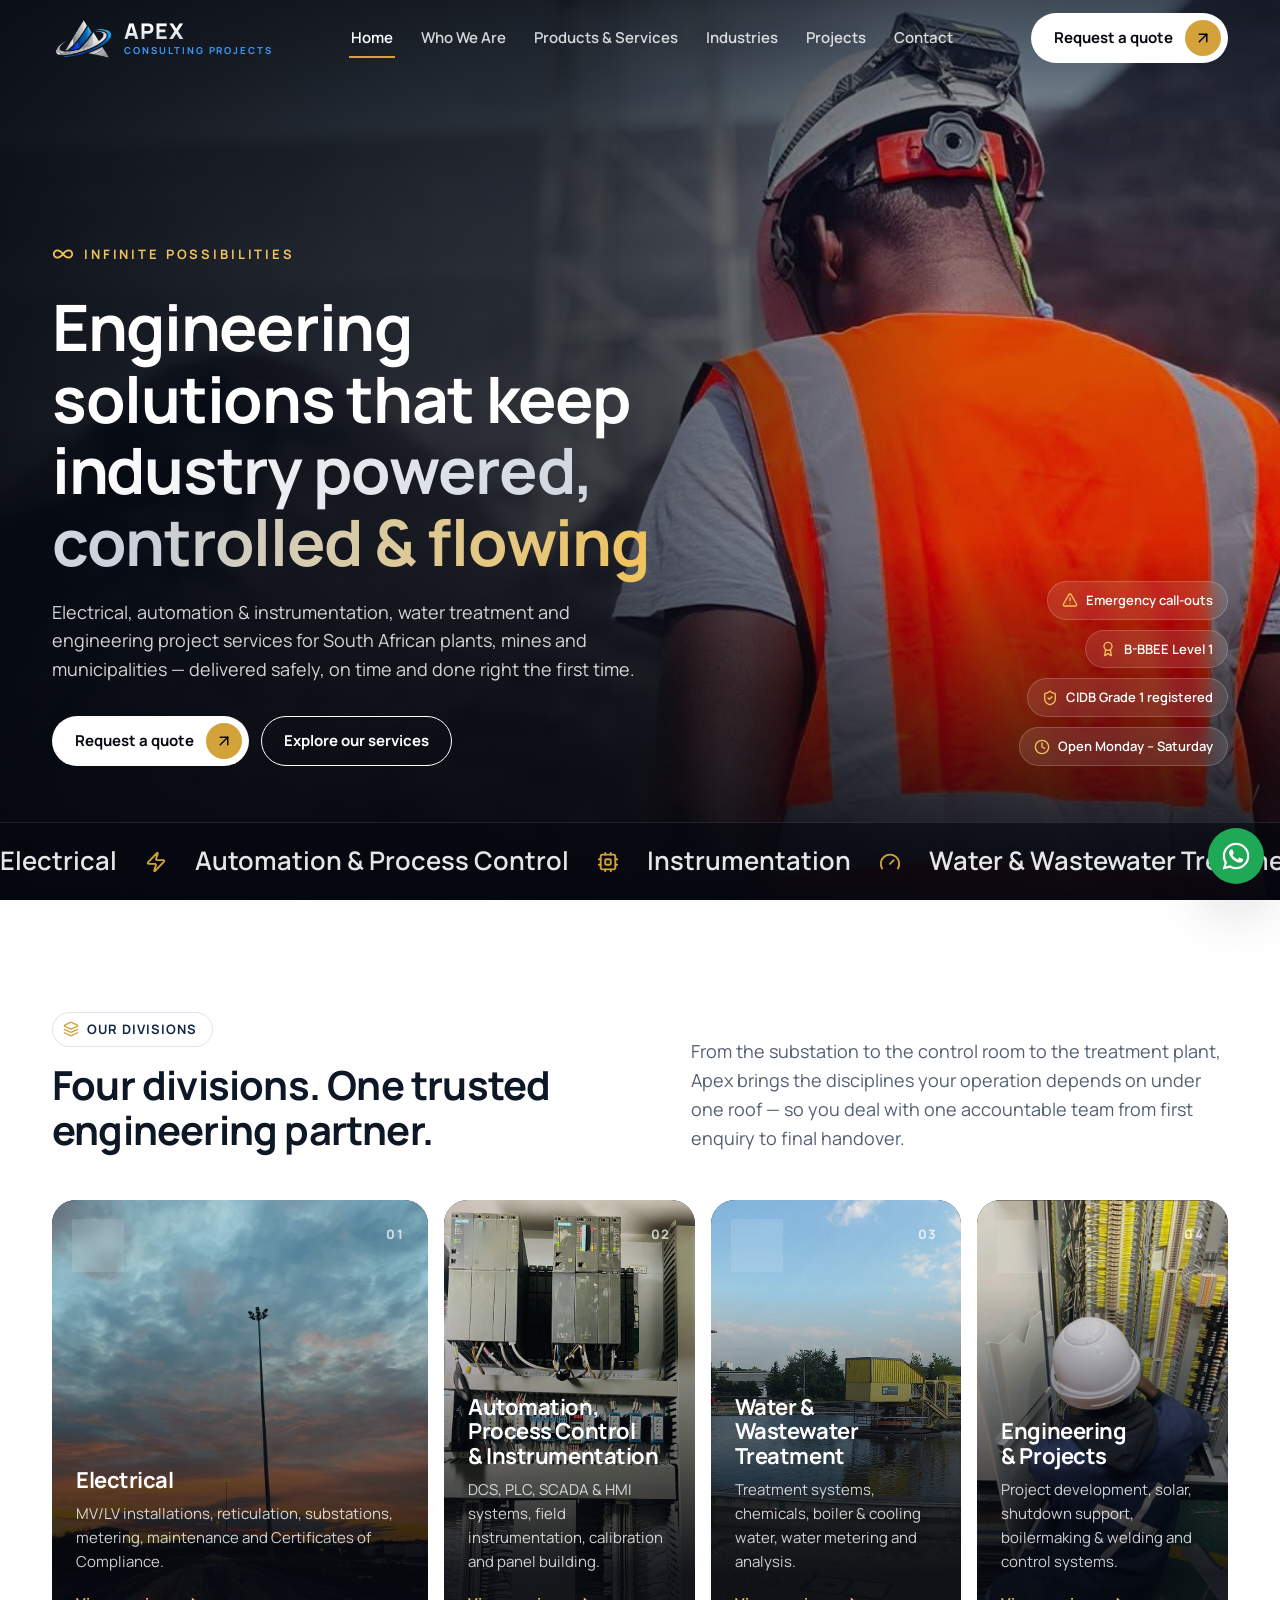
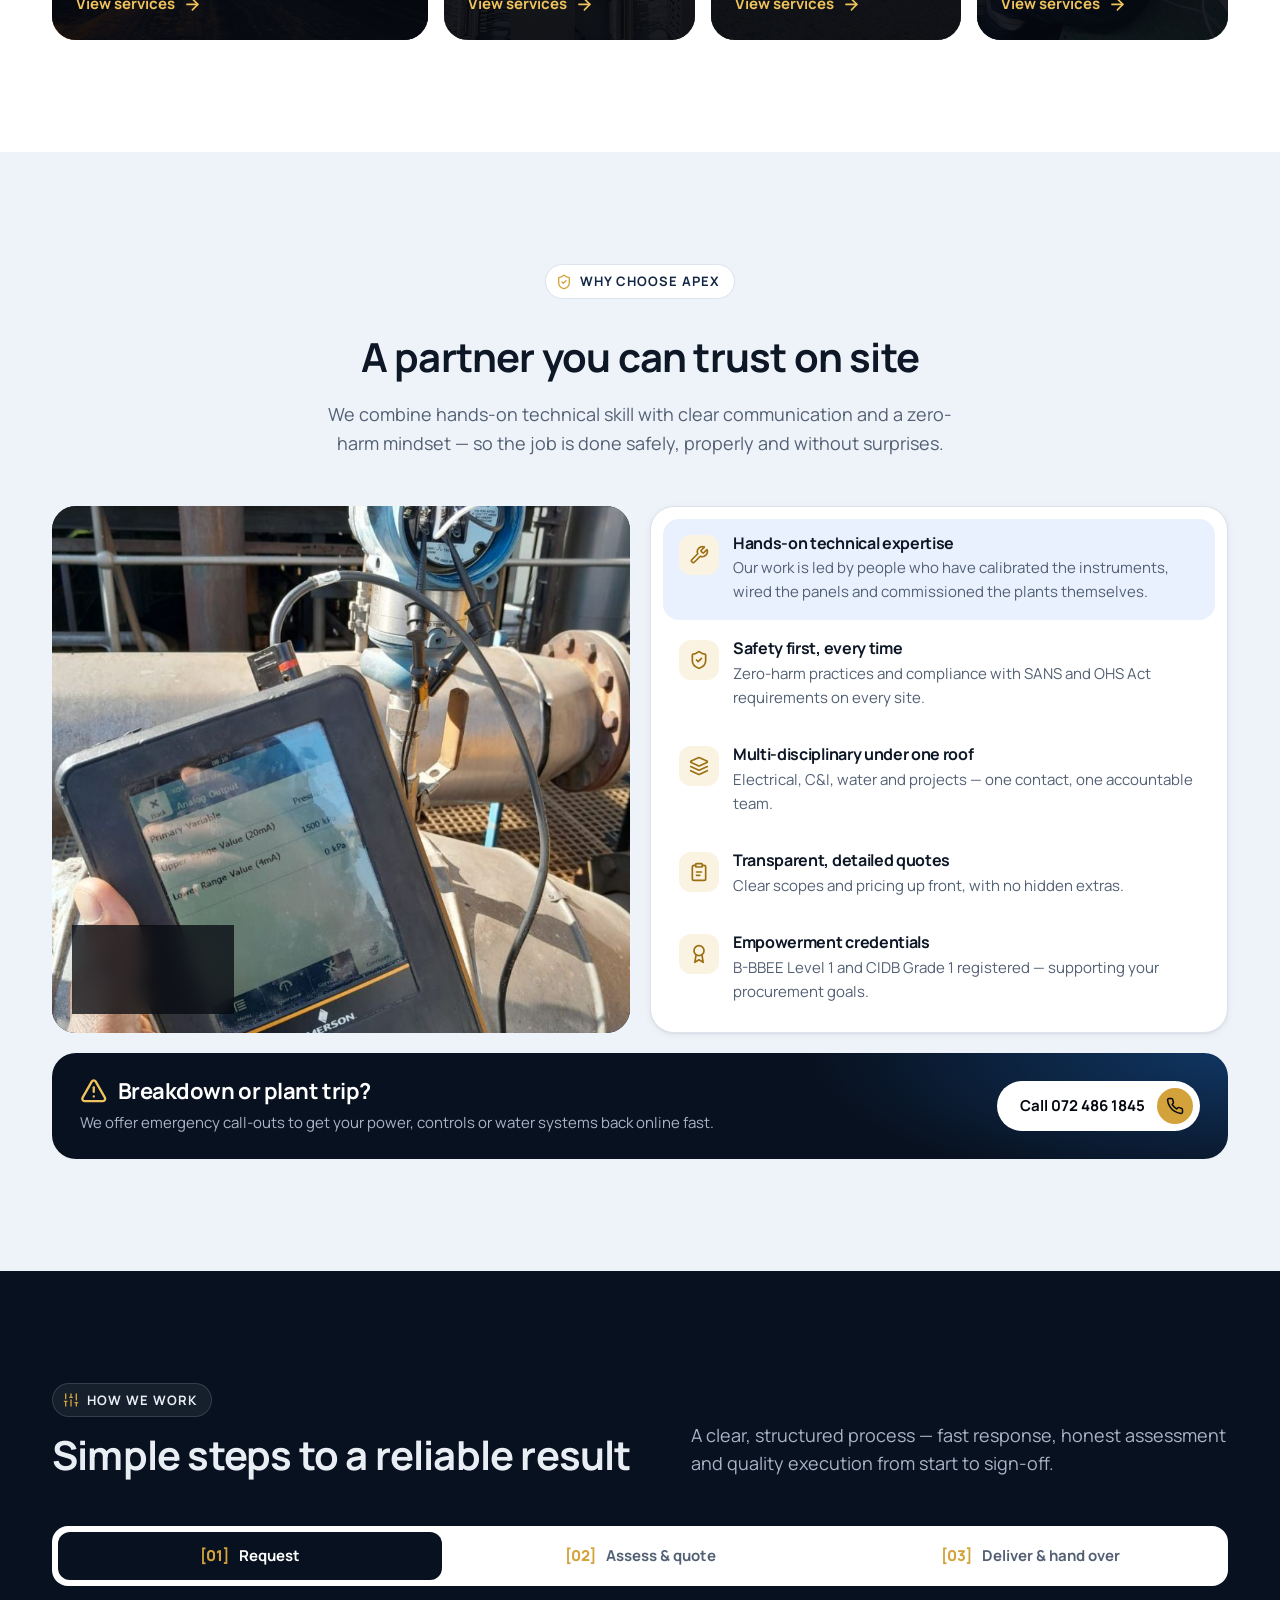
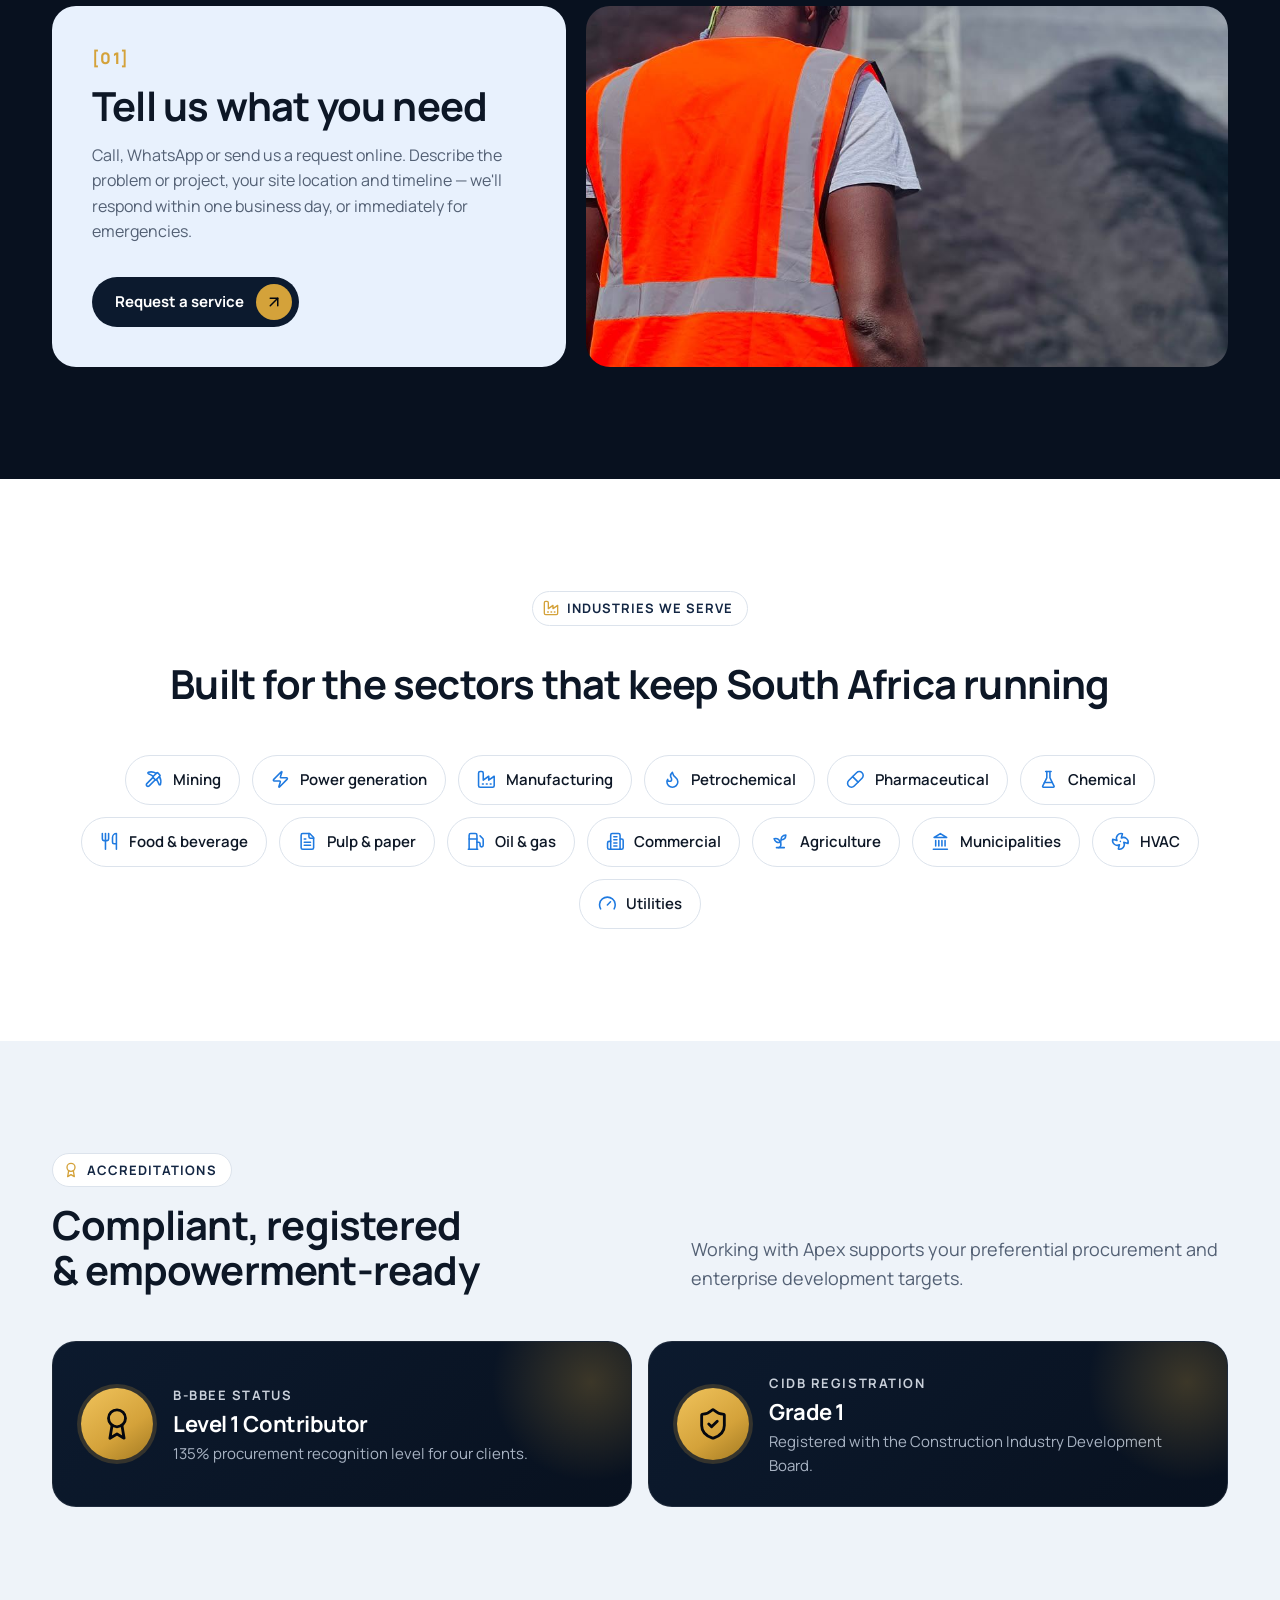
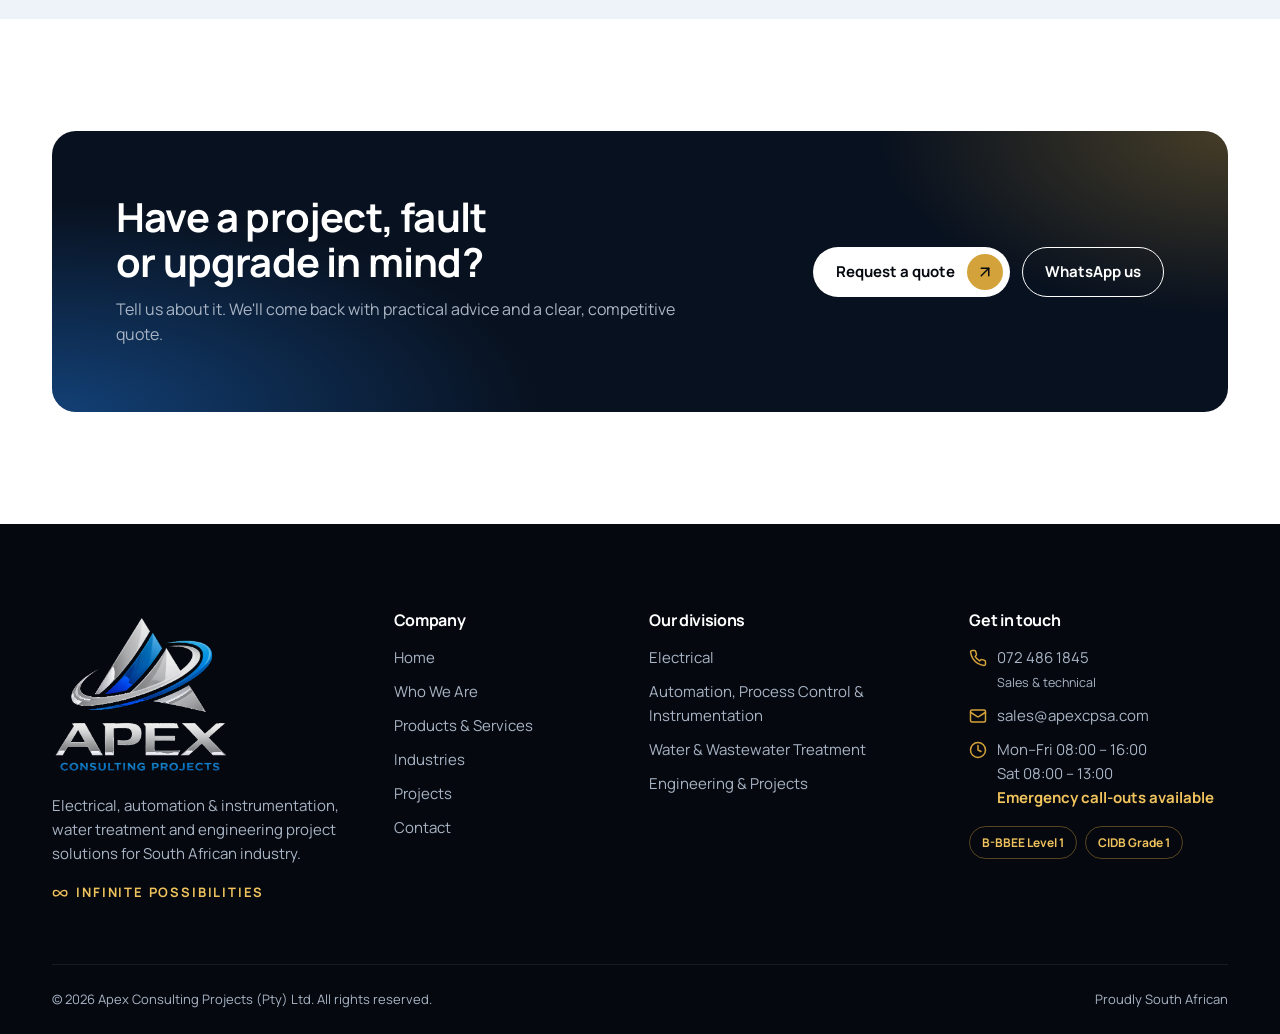
<file: index.html>
<!doctype html>
<html lang="en-ZA">
<head>
  <meta charset="utf-8">
  <meta name="viewport" content="width=device-width, initial-scale=1">
  <title>Apex Consulting Projects | Electrical, Automation, Water &amp; Engineering — South Africa</title>
  <meta name="description" content="Apex Consulting Projects (Pty) Ltd delivers electrical, automation &amp; instrumentation, water &amp; wastewater treatment and engineering project services across South Africa. B-BBEE Level 1. Emergency call-outs available.">
  <meta name="theme-color" content="#05080f">
  <link rel="canonical" href="https://www.apexcpsa.com/">
  <meta property="og:type" content="website">
  <meta property="og:site_name" content="Apex Consulting Projects">
  <meta property="og:locale" content="en_ZA">
  <meta property="og:url" content="https://www.apexcpsa.com/">
  <meta property="og:title" content="Apex Consulting Projects — Infinite Possibilities">
  <meta property="og:description" content="Electrical, automation &amp; instrumentation, water treatment and engineering project solutions for South African industry.">
  <meta property="og:image" content="https://www.apexcpsa.com/assets/img/share-card.jpg">
  <meta property="og:image:width" content="1200">
  <meta property="og:image:height" content="630">
  <meta name="twitter:card" content="summary_large_image">
  <script type="application/ld+json">
  {
    "@context": "https://schema.org",
    "@type": "Organization",
    "name": "Apex Consulting Projects (Pty) Ltd",
    "alternateName": "Apex Consulting Projects",
    "url": "https://www.apexcpsa.com/",
    "logo": "https://www.apexcpsa.com/assets/img/logo-full.png",
    "image": "https://www.apexcpsa.com/assets/img/share-card.jpg",
    "slogan": "Infinite Possibilities",
    "description": "Electrical, automation, process control & instrumentation, water & wastewater treatment and engineering project services across South Africa.",
    "foundingDate": "2026",
    "founder": { "@type": "Person", "name": "Netshandama Oda" },
    "email": "sales@apexcpsa.com",
    "telephone": "+27724861845",
    "areaServed": { "@type": "Country", "name": "South Africa" },
    "contactPoint": [
      { "@type": "ContactPoint", "contactType": "sales", "telephone": "+27724861845", "email": "sales@apexcpsa.com", "areaServed": "ZA", "availableLanguage": "English" },
      { "@type": "ContactPoint", "contactType": "technical support", "telephone": "+27724861845", "email": "oda@apexcpsa.com", "areaServed": "ZA", "availableLanguage": "English" }
    ]
  }
  </script>
  <link rel="icon" type="image/png" href="assets/img/favicon.png">
  <link rel="preconnect" href="https://fonts.googleapis.com">
  <link rel="preconnect" href="https://fonts.gstatic.com" crossorigin>
  <link href="https://fonts.googleapis.com/css2?family=Manrope:wght@400;500;600;700;800&display=swap" rel="stylesheet">
  <link rel="stylesheet" href="assets/css/styles.css">
  <script src="assets/js/main.js" defer></script>
</head>
<body data-page="home">
  <div id="site-header"></div>

  <main id="main">
    <!-- ============ HERO ============ -->
    <section class="hero" aria-labelledby="hero-title">
      <div class="hero__media">
        <img src="assets/img/hero-site-inspection.jpg" alt="" width="960" height="1280" fetchpriority="high">
      </div>
      <div class="container hero__inner">
        <div class="hero__content">
          <span class="hero__slogan"><svg class="icon" aria-hidden="true"><use href="#i-infinity"/></svg>Infinite Possibilities</span>
          <h1 id="hero-title">Engineering solutions that keep <span class="grad-text">industry powered, controlled &amp; flowing</span></h1>
          <p class="hero__lead">Electrical, automation &amp; instrumentation, water treatment and engineering project services for South African plants, mines and municipalities — delivered safely, on time and done right the first time.</p>
          <div class="hero__ctas">
            <a class="btn btn--light" href="contact.html">Request a quote<span class="btn__arrow"><svg class="icon" aria-hidden="true"><use href="#i-arrowUR"/></svg></span></a>
            <a class="btn btn--ghost btn--plain" href="services.html">Explore our services</a>
          </div>
        </div>
        <ul class="hero__chips" aria-label="Why choose Apex">
          <li class="chip"><svg class="icon" aria-hidden="true"><use href="#i-alert"/></svg>Emergency call-outs</li>
          <li class="chip"><svg class="icon" aria-hidden="true"><use href="#i-award"/></svg>B-BBEE Level 1</li>
          <li class="chip"><svg class="icon" aria-hidden="true"><use href="#i-shield"/></svg>CIDB Grade 1 registered</li>
          <li class="chip"><svg class="icon" aria-hidden="true"><use href="#i-clock"/></svg>Open Monday – Saturday</li>
        </ul>
      </div>
      <div class="ticker" aria-hidden="true">
        <div class="ticker__track">
          <span class="ticker__item">Electrical<svg class="icon"><use href="#i-bolt"/></svg>Automation &amp; Process Control<svg class="icon"><use href="#i-cpu"/></svg>Instrumentation<svg class="icon"><use href="#i-gauge"/></svg>Water &amp; Wastewater Treatment<svg class="icon"><use href="#i-droplet"/></svg>Engineering Projects<svg class="icon"><use href="#i-hardhat"/></svg></span>
          <span class="ticker__item">Electrical<svg class="icon"><use href="#i-bolt"/></svg>Automation &amp; Process Control<svg class="icon"><use href="#i-cpu"/></svg>Instrumentation<svg class="icon"><use href="#i-gauge"/></svg>Water &amp; Wastewater Treatment<svg class="icon"><use href="#i-droplet"/></svg>Engineering Projects<svg class="icon"><use href="#i-hardhat"/></svg></span>
        </div>
      </div>
    </section>

    <!-- ============ DIVISIONS ============ -->
    <section class="section" aria-labelledby="div-title">
      <div class="container">
        <div class="section-head section-head--split reveal">
          <div>
            <span class="eyebrow"><svg class="icon" aria-hidden="true"><use href="#i-layers"/></svg>Our divisions</span>
            <h2 class="section-title" id="div-title">Four divisions. One trusted engineering partner.</h2>
          </div>
          <p class="section-lead">From the substation to the control room to the treatment plant, Apex brings the disciplines your operation depends on under one roof — so you deal with one accountable team from first enquiry to final handover.</p>
        </div>

        <div class="div-grid">
          <a class="div-card reveal" href="services.html#electrical">
            <img src="assets/img/electrical-high-mast.jpg" alt="High-mast lighting on an industrial site at sunset" loading="lazy" width="960" height="1280">
            <span class="div-card__icon"><svg class="icon" aria-hidden="true"><use href="#i-bolt"/></svg></span>
            <span class="div-card__num">01</span>
            <h3>Electrical</h3>
            <p>MV/LV installations, reticulation, substations, metering, maintenance and Certificates of Compliance.</p>
            <span class="div-card__more">View services <svg class="icon" aria-hidden="true"><use href="#i-arrowR"/></svg></span>
          </a>
          <a class="div-card reveal" style="--d:80ms" href="services.html#automation">
            <img src="assets/img/automation-plc-panel.jpg" alt="Siemens S7-400 PLC control panel" loading="lazy" width="960" height="1280">
            <span class="div-card__icon"><svg class="icon" aria-hidden="true"><use href="#i-cpu"/></svg></span>
            <span class="div-card__num">02</span>
            <h3>Automation, Process Control &amp; Instrumentation</h3>
            <p>DCS, PLC, SCADA &amp; HMI systems, field instrumentation, calibration and panel building.</p>
            <span class="div-card__more">View services <svg class="icon" aria-hidden="true"><use href="#i-arrowR"/></svg></span>
          </a>
          <a class="div-card reveal" style="--d:160ms" href="services.html#water">
            <img src="assets/img/water-treatment-clarifier.jpg" alt="Circular clarifier with a bridge scraper at a wastewater treatment plant" loading="lazy" width="1200" height="800">
            <span class="div-card__icon"><svg class="icon" aria-hidden="true"><use href="#i-droplet"/></svg></span>
            <span class="div-card__num">03</span>
            <h3>Water &amp; Wastewater Treatment</h3>
            <p>Treatment systems, chemicals, boiler &amp; cooling water, water metering and analysis.</p>
            <span class="div-card__more">View services <svg class="icon" aria-hidden="true"><use href="#i-arrowR"/></svg></span>
          </a>
          <a class="div-card reveal" style="--d:240ms" href="services.html#projects">
            <img src="assets/img/panel-wiring.jpg" alt="Technician wiring a control panel" loading="lazy" width="800" height="1066">
            <span class="div-card__icon"><svg class="icon" aria-hidden="true"><use href="#i-hardhat"/></svg></span>
            <span class="div-card__num">04</span>
            <h3>Engineering &amp; Projects</h3>
            <p>Project development, solar, shutdown support, boilermaking &amp; welding and control systems.</p>
            <span class="div-card__more">View services <svg class="icon" aria-hidden="true"><use href="#i-arrowR"/></svg></span>
          </a>
        </div>
      </div>
    </section>

    <!-- ============ WHY APEX ============ -->
    <section class="section section--soft" aria-labelledby="trust-title">
      <div class="container">
        <div class="section-head section-head--center reveal">
          <span class="eyebrow"><svg class="icon" aria-hidden="true"><use href="#i-shield"/></svg>Why choose Apex</span>
          <h2 class="section-title" id="trust-title">A partner you can trust on site</h2>
          <p class="section-lead">We combine hands-on technical skill with clear communication and a zero-harm mindset — so the job is done safely, properly and without surprises.</p>
        </div>

        <div class="trust">
          <div class="trust__media reveal">
            <img src="assets/img/instrument-calibration.jpg" alt="Calibrating a pressure transmitter with a HART field communicator" loading="lazy" width="800" height="1066">
            <div class="trust__badge"><strong>Level 1</strong><span>B-BBEE contributor</span></div>
          </div>
          <ul class="trust__list reveal" style="--d:100ms">
            <li class="trust__item is-featured">
              <span class="ic"><svg class="icon" aria-hidden="true"><use href="#i-wrench"/></svg></span>
              <div><h3>Hands-on technical expertise</h3><p>Our work is led by people who have calibrated the instruments, wired the panels and commissioned the plants themselves.</p></div>
            </li>
            <li class="trust__item">
              <span class="ic"><svg class="icon" aria-hidden="true"><use href="#i-shield"/></svg></span>
              <div><h3>Safety first, every time</h3><p>Zero-harm practices and compliance with SANS and OHS Act requirements on every site.</p></div>
            </li>
            <li class="trust__item">
              <span class="ic"><svg class="icon" aria-hidden="true"><use href="#i-layers"/></svg></span>
              <div><h3>Multi-disciplinary under one roof</h3><p>Electrical, C&amp;I, water and projects — one contact, one accountable team.</p></div>
            </li>
            <li class="trust__item">
              <span class="ic"><svg class="icon" aria-hidden="true"><use href="#i-clipboard"/></svg></span>
              <div><h3>Transparent, detailed quotes</h3><p>Clear scopes and pricing up front, with no hidden extras.</p></div>
            </li>
            <li class="trust__item">
              <span class="ic"><svg class="icon" aria-hidden="true"><use href="#i-award"/></svg></span>
              <div><h3>Empowerment credentials</h3><p>B-BBEE Level 1 and CIDB Grade 1 registered — supporting your procurement goals.</p></div>
            </li>
          </ul>
        </div>

        <div class="urgent reveal">
          <div>
            <h3><svg class="icon" aria-hidden="true"><use href="#i-alert"/></svg>Breakdown or plant trip?</h3>
            <p>We offer emergency call-outs to get your power, controls or water systems back online fast.</p>
          </div>
          <a class="btn btn--light" href="tel:+27724861845">Call 072 486 1845<span class="btn__arrow"><svg class="icon" aria-hidden="true"><use href="#i-phone"/></svg></span></a>
        </div>
      </div>
    </section>

    <!-- ============ HOW WE WORK ============ -->
    <section class="section section--dark" aria-labelledby="steps-title">
      <div class="container">
        <div class="section-head section-head--split reveal">
          <div>
            <span class="eyebrow"><svg class="icon" aria-hidden="true"><use href="#i-sliders"/></svg>How we work</span>
            <h2 class="section-title" id="steps-title">Simple steps to a reliable result</h2>
          </div>
          <p class="section-lead">A clear, structured process — fast response, honest assessment and quality execution from start to sign-off.</p>
        </div>

        <div class="steps reveal" data-tabs>
          <div class="steps__tabs" role="tablist" aria-label="Our process">
            <button class="steps__tab" role="tab" id="tab-1" aria-controls="panel-1" aria-selected="true"><span>[01]</span> Request</button>
            <button class="steps__tab" role="tab" id="tab-2" aria-controls="panel-2" aria-selected="false" tabindex="-1"><span>[02]</span> Assess &amp; quote</button>
            <button class="steps__tab" role="tab" id="tab-3" aria-controls="panel-3" aria-selected="false" tabindex="-1"><span>[03]</span> Deliver &amp; hand over</button>
          </div>

          <div class="steps__panel" role="tabpanel" id="panel-1" aria-labelledby="tab-1">
            <div class="steps__card">
              <div>
                <span class="num">[01]</span>
                <h3>Tell us what you need</h3>
                <p>Call, WhatsApp or send us a request online. Describe the problem or project, your site location and timeline — we'll respond within one business day, or immediately for emergencies.</p>
              </div>
              <a class="btn btn--dark" href="contact.html" style="align-self:flex-start">Request a service<span class="btn__arrow"><svg class="icon" aria-hidden="true"><use href="#i-arrowUR"/></svg></span></a>
            </div>
            <div class="steps__media"><img src="assets/img/hero-site-inspection.jpg" alt="Engineer in hi-vis inspecting a mining stockpile" loading="lazy" width="960" height="1280"></div>
          </div>

          <div class="steps__panel" role="tabpanel" id="panel-2" aria-labelledby="tab-2" hidden>
            <div class="steps__card">
              <div>
                <span class="num">[02]</span>
                <h3>Site assessment &amp; quotation</h3>
                <p>We visit site, assess the installation, fault or requirement and give you a clear, itemised scope and quotation — with practical recommendations, not upselling.</p>
              </div>
              <a class="btn btn--dark" href="contact.html" style="align-self:flex-start">Book an assessment<span class="btn__arrow"><svg class="icon" aria-hidden="true"><use href="#i-arrowUR"/></svg></span></a>
            </div>
            <div class="steps__media"><img src="assets/img/automation-io-cabinet.jpg" alt="Control cabinet with I/O modules and marshalling terminals" loading="lazy" width="960" height="1280"></div>
          </div>

          <div class="steps__panel" role="tabpanel" id="panel-3" aria-labelledby="tab-3" hidden>
            <div class="steps__card">
              <div>
                <span class="num">[03]</span>
                <h3>Execute, test &amp; commission</h3>
                <p>Our team executes safely and to standard, then tests, commissions and hands over with full documentation — CoCs, calibration certificates, drawings and reports.</p>
              </div>
              <a class="btn btn--dark" href="services.html" style="align-self:flex-start">See what we deliver<span class="btn__arrow"><svg class="icon" aria-hidden="true"><use href="#i-arrowUR"/></svg></span></a>
            </div>
            <div class="steps__media"><img src="assets/img/flowmeter-workshop.jpg" alt="Technician testing a Coriolis flowmeter in a workshop" loading="lazy" width="800" height="1066"></div>
          </div>
        </div>
      </div>
    </section>

    <!-- ============ INDUSTRIES ============ -->
    <section class="section" aria-labelledby="ind-title">
      <div class="container">
        <div class="section-head section-head--center reveal">
          <span class="eyebrow"><svg class="icon" aria-hidden="true"><use href="#i-factory"/></svg>Industries we serve</span>
          <h2 class="section-title" id="ind-title">Built for the sectors that keep South Africa running</h2>
        </div>
        <ul class="ind-chips reveal">
          <li><a class="ind-chip" href="industries.html#mining"><svg class="icon" aria-hidden="true"><use href="#i-pickaxe"/></svg>Mining</a></li>
          <li><a class="ind-chip" href="industries.html#power"><svg class="icon" aria-hidden="true"><use href="#i-bolt"/></svg>Power generation</a></li>
          <li><a class="ind-chip" href="industries.html#manufacturing"><svg class="icon" aria-hidden="true"><use href="#i-factory"/></svg>Manufacturing</a></li>
          <li><a class="ind-chip" href="industries.html#petrochemical"><svg class="icon" aria-hidden="true"><use href="#i-flame"/></svg>Petrochemical</a></li>
          <li><a class="ind-chip" href="industries.html#pharmaceutical"><svg class="icon" aria-hidden="true"><use href="#i-pill"/></svg>Pharmaceutical</a></li>
          <li><a class="ind-chip" href="industries.html#chemical"><svg class="icon" aria-hidden="true"><use href="#i-flask"/></svg>Chemical</a></li>
          <li><a class="ind-chip" href="industries.html#food"><svg class="icon" aria-hidden="true"><use href="#i-food"/></svg>Food &amp; beverage</a></li>
          <li><a class="ind-chip" href="industries.html#pulp"><svg class="icon" aria-hidden="true"><use href="#i-paper"/></svg>Pulp &amp; paper</a></li>
          <li><a class="ind-chip" href="industries.html#oilgas"><svg class="icon" aria-hidden="true"><use href="#i-fuel"/></svg>Oil &amp; gas</a></li>
          <li><a class="ind-chip" href="industries.html#commercial"><svg class="icon" aria-hidden="true"><use href="#i-building"/></svg>Commercial</a></li>
          <li><a class="ind-chip" href="industries.html#agriculture"><svg class="icon" aria-hidden="true"><use href="#i-sprout"/></svg>Agriculture</a></li>
          <li><a class="ind-chip" href="industries.html#municipal"><svg class="icon" aria-hidden="true"><use href="#i-landmark"/></svg>Municipalities</a></li>
          <li><a class="ind-chip" href="industries.html#hvac"><svg class="icon" aria-hidden="true"><use href="#i-fan"/></svg>HVAC</a></li>
          <li><a class="ind-chip" href="industries.html#utilities"><svg class="icon" aria-hidden="true"><use href="#i-gauge"/></svg>Utilities</a></li>
        </ul>
      </div>
    </section>

    <!-- ============ ACCREDITATIONS ============ -->
    <section class="section section--soft" aria-labelledby="acc-title">
      <div class="container">
        <div class="section-head section-head--split reveal">
          <div>
            <span class="eyebrow"><svg class="icon" aria-hidden="true"><use href="#i-award"/></svg>Accreditations</span>
            <h2 class="section-title" id="acc-title">Compliant, registered &amp; empowerment-ready</h2>
          </div>
          <p class="section-lead">Working with Apex supports your preferential procurement and enterprise development targets.</p>
        </div>
        <div class="accred">
          <div class="accred__card reveal">
            <span class="accred__seal"><svg class="icon" aria-hidden="true"><use href="#i-award"/></svg></span>
            <div><small>B-BBEE status</small><h3>Level 1 Contributor</h3><p>135% procurement recognition level for our clients.</p></div>
          </div>
          <div class="accred__card reveal" style="--d:100ms">
            <span class="accred__seal"><svg class="icon" aria-hidden="true"><use href="#i-shield"/></svg></span>
            <div><small>CIDB registration</small><h3>Grade 1</h3><p>Registered with the Construction Industry Development Board.</p></div>
          </div>
        </div>
      </div>
    </section>

    <!-- ============ CTA ============ -->
    <section class="section" aria-label="Get a quote">
      <div class="container">
        <div class="cta-band reveal">
          <div>
            <h2>Have a project, fault or upgrade in mind?</h2>
            <p>Tell us about it. We'll come back with practical advice and a clear, competitive quote.</p>
          </div>
          <div class="cta-band__actions">
            <a class="btn btn--light" href="contact.html">Request a quote<span class="btn__arrow"><svg class="icon" aria-hidden="true"><use href="#i-arrowUR"/></svg></span></a>
            <a class="btn btn--ghost btn--plain" href="https://wa.me/27724861845" target="_blank" rel="noopener">WhatsApp us</a>
          </div>
        </div>
      </div>
    </section>
  </main>

  <div id="site-footer"></div>
</body>
</html>
</file>
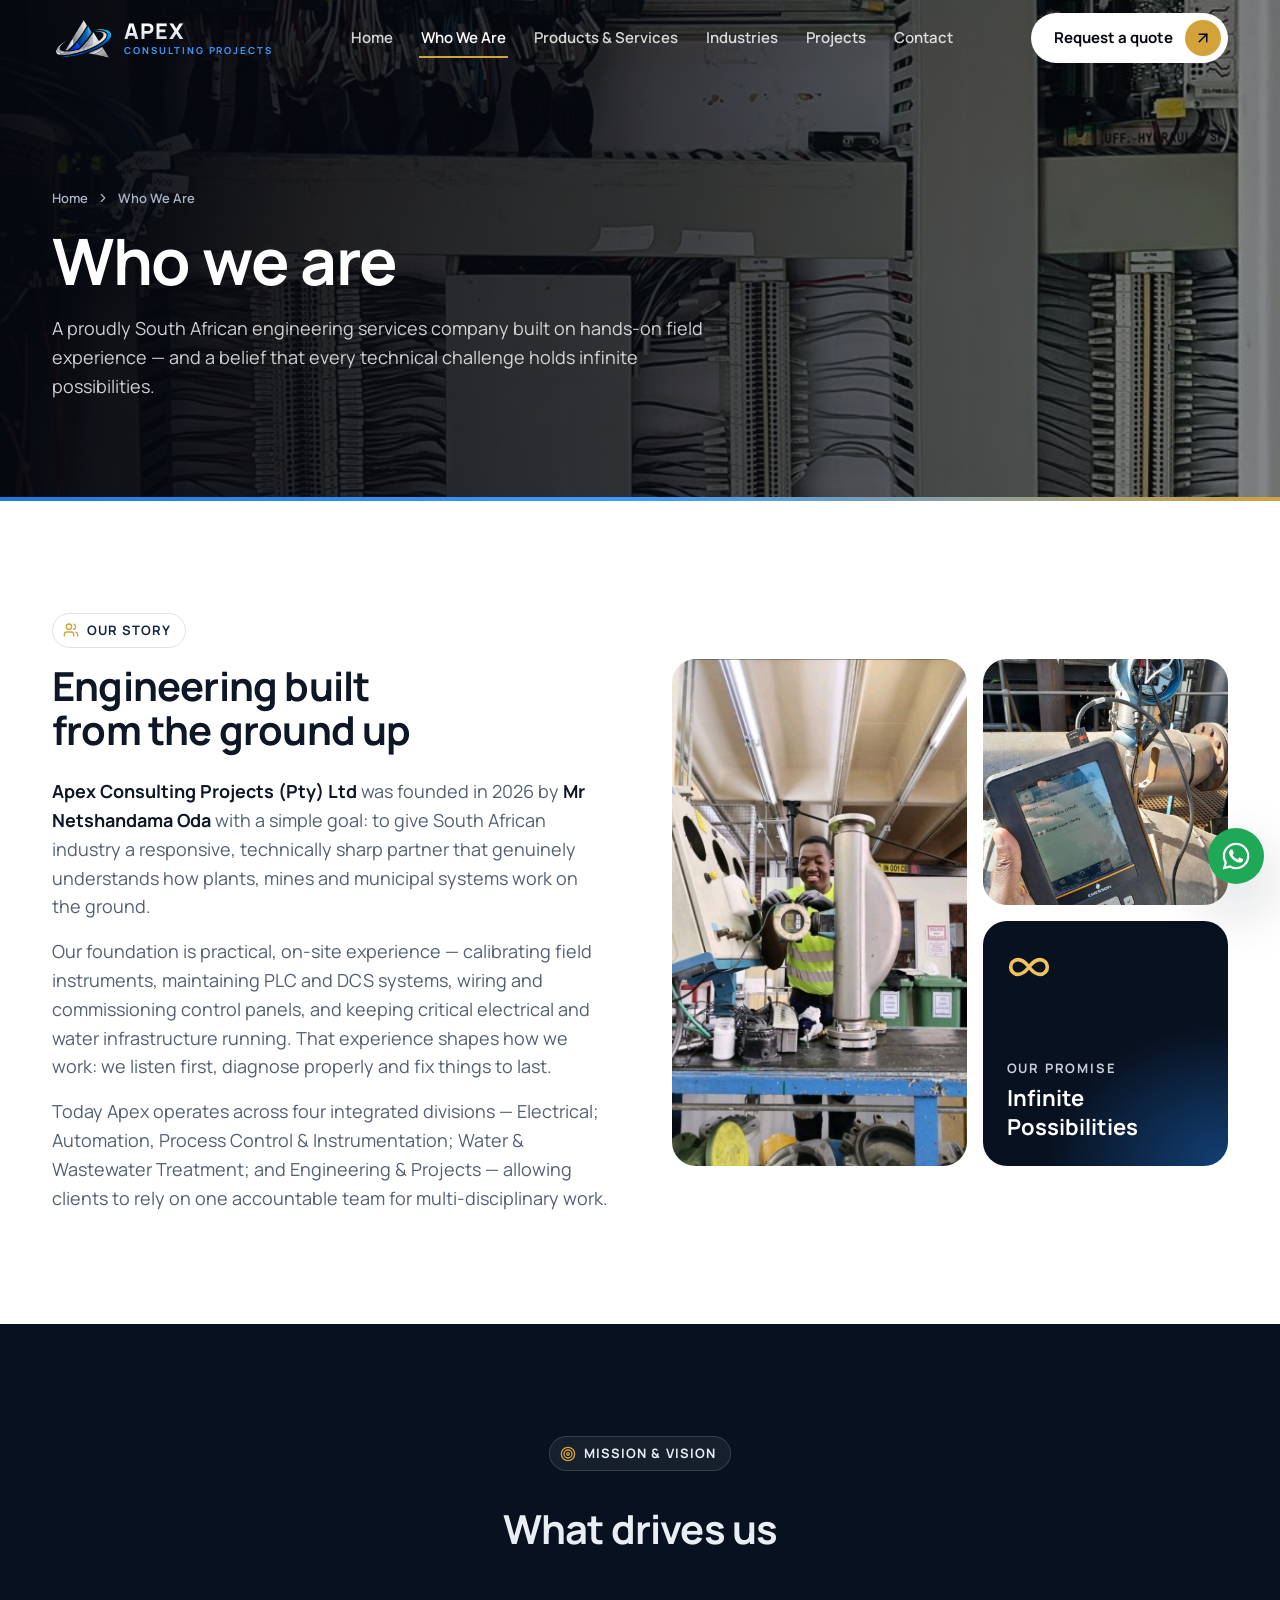
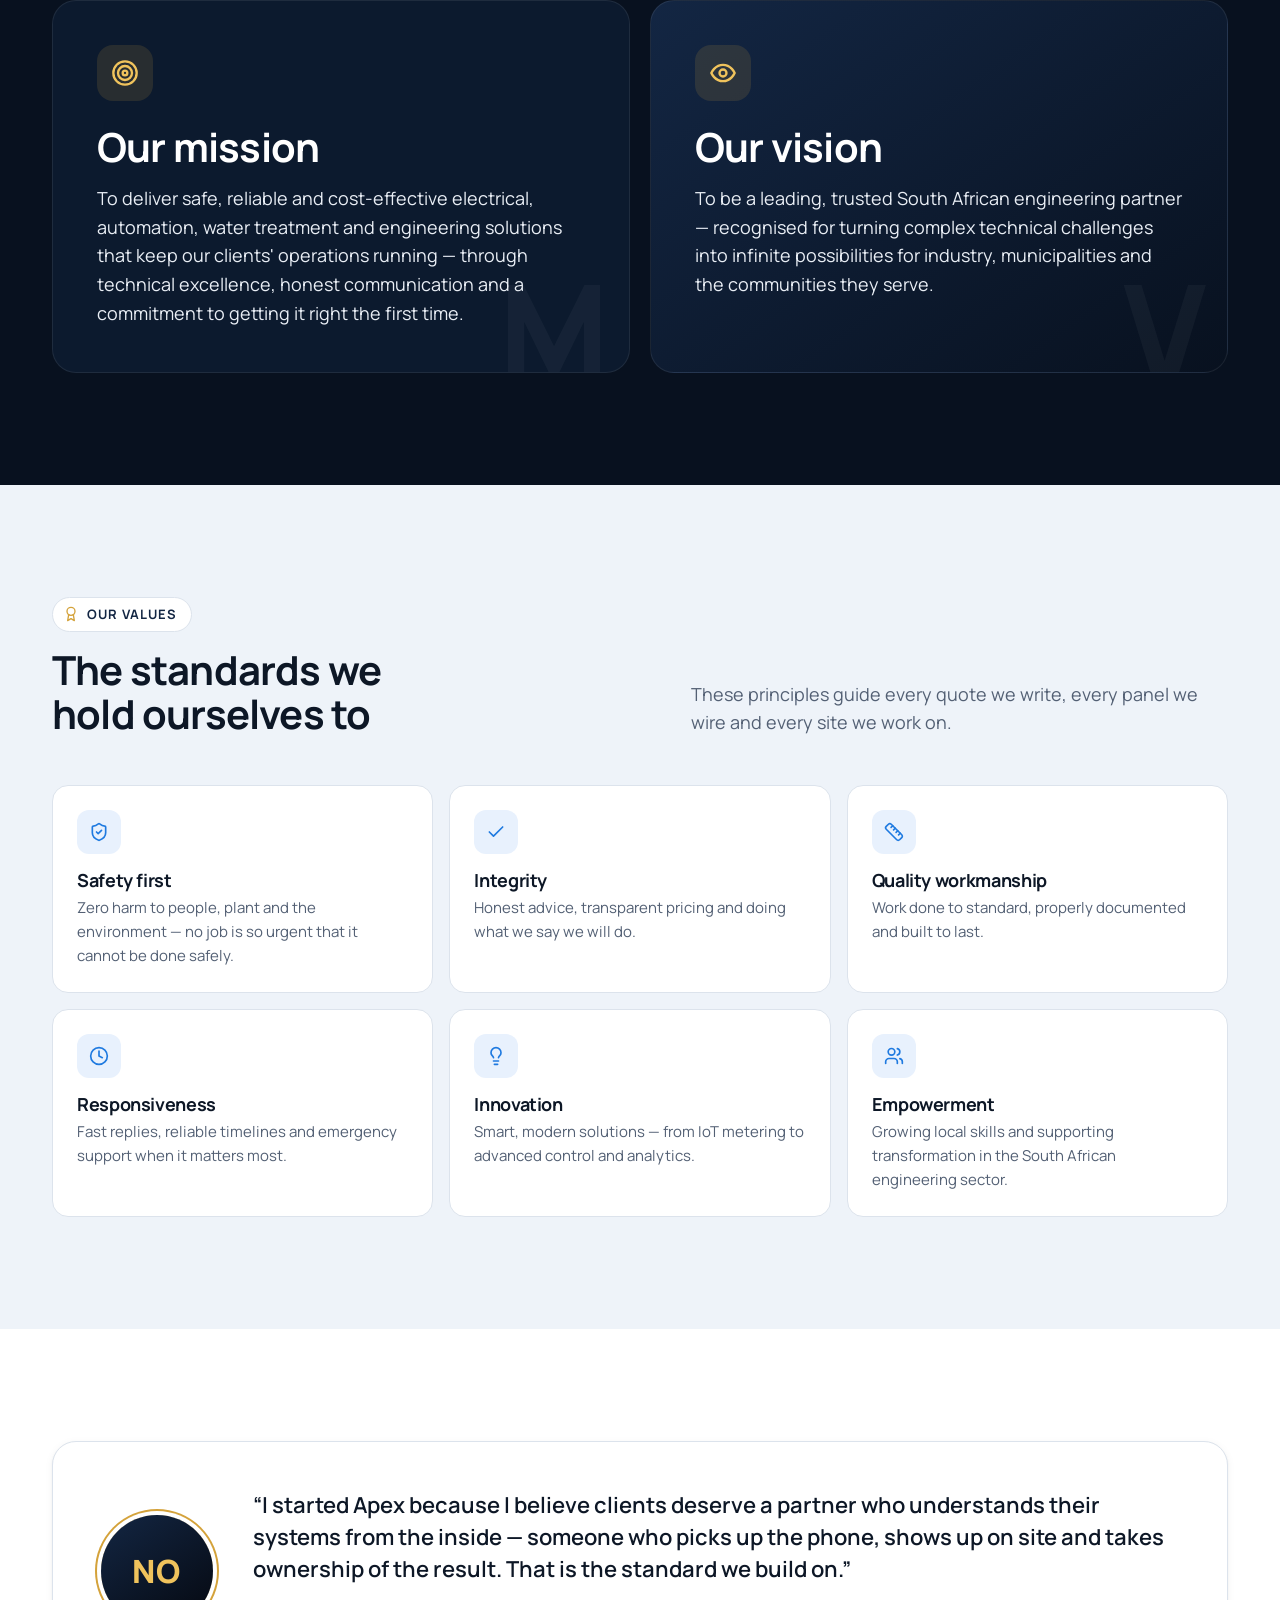
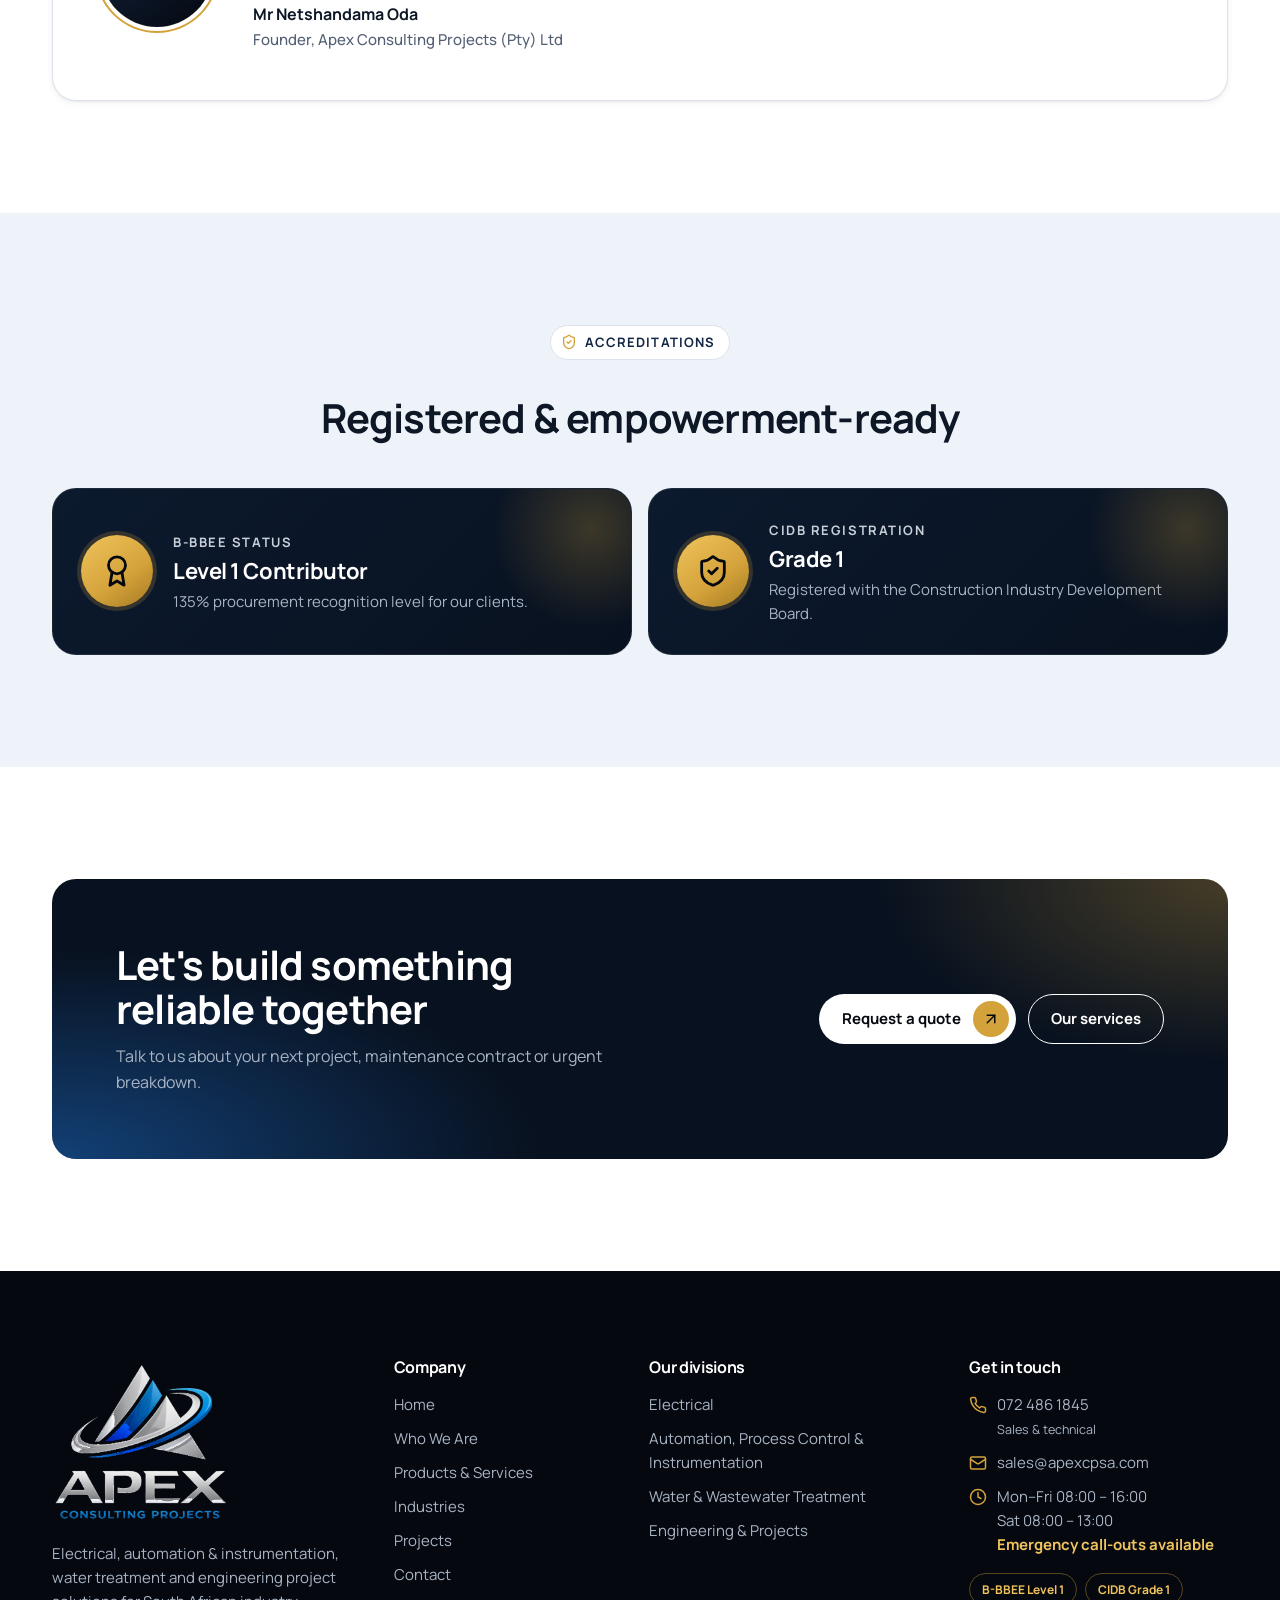
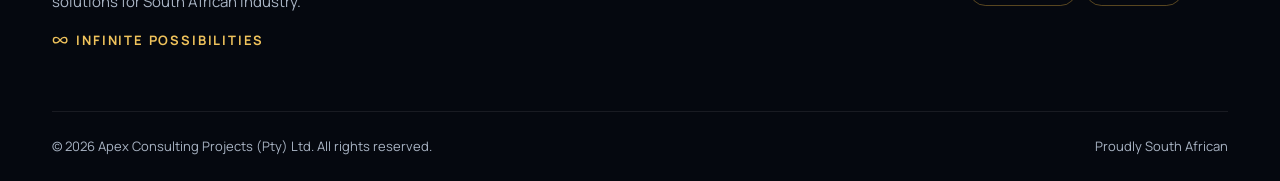
<file: about.html>
<!doctype html>
<html lang="en-ZA">
<head>
  <meta charset="utf-8">
  <meta name="viewport" content="width=device-width, initial-scale=1">
  <title>Who We Are | Apex Consulting Projects</title>
  <meta name="description" content="Apex Consulting Projects (Pty) Ltd is a South African engineering services company founded in 2026 by Mr Netshandama Oda. Learn about our mission, vision and values.">
  <meta name="theme-color" content="#05080f">
  <link rel="canonical" href="https://www.apexcpsa.com/about.html">
  <meta property="og:type" content="website">
  <meta property="og:site_name" content="Apex Consulting Projects">
  <meta property="og:locale" content="en_ZA">
  <meta property="og:url" content="https://www.apexcpsa.com/about.html">
  <meta property="og:title" content="Who We Are | Apex Consulting Projects">
  <meta property="og:description" content="A South African engineering services company founded in 2026 by Mr Netshandama Oda. Our story, mission, vision and values.">
  <meta property="og:image" content="https://www.apexcpsa.com/assets/img/share-card.jpg">
  <meta name="twitter:card" content="summary_large_image">
  <link rel="icon" type="image/png" href="assets/img/favicon.png">
  <link rel="preconnect" href="https://fonts.googleapis.com">
  <link rel="preconnect" href="https://fonts.gstatic.com" crossorigin>
  <link href="https://fonts.googleapis.com/css2?family=Manrope:wght@400;500;600;700;800&display=swap" rel="stylesheet">
  <link rel="stylesheet" href="assets/css/styles.css">
  <script src="assets/js/main.js" defer></script>
</head>
<body data-page="about">
  <div id="site-header"></div>

  <main id="main">
    <section class="page-hero">
      <div class="page-hero__media"><img src="assets/img/automation-io-cabinet.jpg" alt="" width="960" height="1280"></div>
      <div class="container">
        <div class="page-hero__inner">
          <nav class="crumbs" aria-label="Breadcrumb"><a href="index.html">Home</a><svg class="icon" aria-hidden="true"><use href="#i-chevR"/></svg><span aria-current="page">Who We Are</span></nav>
          <h1>Who we are</h1>
          <p>A proudly South African engineering services company built on hands-on field experience — and a belief that every technical challenge holds infinite possibilities.</p>
        </div>
      </div>
      <div class="page-hero__bar"></div>
    </section>

    <!-- ============ STORY ============ -->
    <section class="section" aria-labelledby="story-title">
      <div class="container split">
        <div class="reveal">
          <span class="eyebrow"><svg class="icon" aria-hidden="true"><use href="#i-users"/></svg>Our story</span>
          <h2 class="section-title" id="story-title">Engineering built from the ground up</h2>
          <div class="prose" style="margin-top:24px">
            <p><strong style="color:var(--text)">Apex Consulting Projects (Pty) Ltd</strong> was founded in 2026 by <strong style="color:var(--text)">Mr Netshandama Oda</strong> with a simple goal: to give South African industry a responsive, technically sharp partner that genuinely understands how plants, mines and municipal systems work on the ground.</p>
            <p>Our foundation is practical, on-site experience — calibrating field instruments, maintaining PLC and DCS systems, wiring and commissioning control panels, and keeping critical electrical and water infrastructure running. That experience shapes how we work: we listen first, diagnose properly and fix things to last.</p>
            <p>Today Apex operates across four integrated divisions — Electrical; Automation, Process Control &amp; Instrumentation; Water &amp; Wastewater Treatment; and Engineering &amp; Projects — allowing clients to rely on one accountable team for multi-disciplinary work.</p>
          </div>
        </div>
        <div class="collage reveal" style="--d:120ms">
          <img class="collage__tall" src="assets/img/flowmeter-workshop.jpg" alt="Technician testing a Coriolis flowmeter" loading="lazy" width="800" height="1066">
          <img class="collage__sq" src="assets/img/instrument-calibration.jpg" alt="HART communicator connected to a pressure transmitter" loading="lazy" width="800" height="1066">
          <div class="slogan-card">
            <svg class="icon" aria-hidden="true"><use href="#i-infinity"/></svg>
            <div><span>Our promise</span><strong>Infinite Possibilities</strong></div>
          </div>
        </div>
      </div>
    </section>

    <!-- ============ MISSION & VISION ============ -->
    <section class="section section--dark" aria-labelledby="mv-title">
      <div class="container">
        <div class="section-head section-head--center reveal">
          <span class="eyebrow"><svg class="icon" aria-hidden="true"><use href="#i-target"/></svg>Mission &amp; vision</span>
          <h2 class="section-title" id="mv-title">What drives us</h2>
        </div>
        <div class="mv-grid">
          <article class="mv-card reveal">
            <span class="mv-card__ic"><svg class="icon" aria-hidden="true"><use href="#i-target"/></svg></span>
            <h3>Our mission</h3>
            <p>To deliver safe, reliable and cost-effective electrical, automation, water treatment and engineering solutions that keep our clients' operations running — through technical excellence, honest communication and a commitment to getting it right the first time.</p>
            <span class="mv-card__big" aria-hidden="true">M</span>
          </article>
          <article class="mv-card mv-card--vision reveal" style="--d:100ms">
            <span class="mv-card__ic"><svg class="icon" aria-hidden="true"><use href="#i-eye"/></svg></span>
            <h3>Our vision</h3>
            <p>To be a leading, trusted South African engineering partner — recognised for turning complex technical challenges into infinite possibilities for industry, municipalities and the communities they serve.</p>
            <span class="mv-card__big" aria-hidden="true">V</span>
          </article>
        </div>
      </div>
    </section>

    <!-- ============ VALUES ============ -->
    <section class="section section--soft" aria-labelledby="values-title">
      <div class="container">
        <div class="section-head section-head--split reveal">
          <div>
            <span class="eyebrow"><svg class="icon" aria-hidden="true"><use href="#i-award"/></svg>Our values</span>
            <h2 class="section-title" id="values-title">The standards we hold ourselves to</h2>
          </div>
          <p class="section-lead">These principles guide every quote we write, every panel we wire and every site we work on.</p>
        </div>
        <div class="values">
          <div class="value reveal"><span class="ic"><svg class="icon" aria-hidden="true"><use href="#i-shield"/></svg></span><h3>Safety first</h3><p>Zero harm to people, plant and the environment — no job is so urgent that it cannot be done safely.</p></div>
          <div class="value reveal" style="--d:60ms"><span class="ic"><svg class="icon" aria-hidden="true"><use href="#i-check"/></svg></span><h3>Integrity</h3><p>Honest advice, transparent pricing and doing what we say we will do.</p></div>
          <div class="value reveal" style="--d:120ms"><span class="ic"><svg class="icon" aria-hidden="true"><use href="#i-ruler"/></svg></span><h3>Quality workmanship</h3><p>Work done to standard, properly documented and built to last.</p></div>
          <div class="value reveal"><span class="ic"><svg class="icon" aria-hidden="true"><use href="#i-clock"/></svg></span><h3>Responsiveness</h3><p>Fast replies, reliable timelines and emergency support when it matters most.</p></div>
          <div class="value reveal" style="--d:60ms"><span class="ic"><svg class="icon" aria-hidden="true"><use href="#i-bulb"/></svg></span><h3>Innovation</h3><p>Smart, modern solutions — from IoT metering to advanced control and analytics.</p></div>
          <div class="value reveal" style="--d:120ms"><span class="ic"><svg class="icon" aria-hidden="true"><use href="#i-users"/></svg></span><h3>Empowerment</h3><p>Growing local skills and supporting transformation in the South African engineering sector.</p></div>
        </div>
      </div>
    </section>

    <!-- ============ FOUNDER ============ -->
    <section class="section" aria-label="A word from our founder">
      <div class="container">
        <figure class="founder reveal" style="margin:0">
          <div class="founder__avatar" aria-hidden="true">NO</div>
          <div>
            <blockquote>“I started Apex because I believe clients deserve a partner who understands their systems from the inside — someone who picks up the phone, shows up on site and takes ownership of the result. That is the standard we build on.”</blockquote>
            <figcaption><cite>Mr Netshandama Oda<span>Founder, Apex Consulting Projects (Pty) Ltd</span></cite></figcaption>
          </div>
        </figure>
      </div>
    </section>

    <!-- ============ ACCREDITATIONS ============ -->
    <section class="section section--soft" id="accreditations" aria-labelledby="acc-title">
      <div class="container">
        <div class="section-head section-head--center reveal">
          <span class="eyebrow"><svg class="icon" aria-hidden="true"><use href="#i-shield"/></svg>Accreditations</span>
          <h2 class="section-title" id="acc-title">Registered &amp; empowerment-ready</h2>
        </div>
        <div class="accred">
          <div class="accred__card reveal">
            <span class="accred__seal"><svg class="icon" aria-hidden="true"><use href="#i-award"/></svg></span>
            <div><small>B-BBEE status</small><h3>Level 1 Contributor</h3><p>135% procurement recognition level for our clients.</p></div>
          </div>
          <div class="accred__card reveal" style="--d:100ms">
            <span class="accred__seal"><svg class="icon" aria-hidden="true"><use href="#i-shield"/></svg></span>
            <div><small>CIDB registration</small><h3>Grade 1</h3><p>Registered with the Construction Industry Development Board.</p></div>
          </div>
        </div>
      </div>
    </section>

    <section class="section" aria-label="Get a quote">
      <div class="container">
        <div class="cta-band reveal">
          <div>
            <h2>Let's build something reliable together</h2>
            <p>Talk to us about your next project, maintenance contract or urgent breakdown.</p>
          </div>
          <div class="cta-band__actions">
            <a class="btn btn--light" href="contact.html">Request a quote<span class="btn__arrow"><svg class="icon" aria-hidden="true"><use href="#i-arrowUR"/></svg></span></a>
            <a class="btn btn--ghost btn--plain" href="services.html">Our services</a>
          </div>
        </div>
      </div>
    </section>
  </main>

  <div id="site-footer"></div>
</body>
</html>
</file>
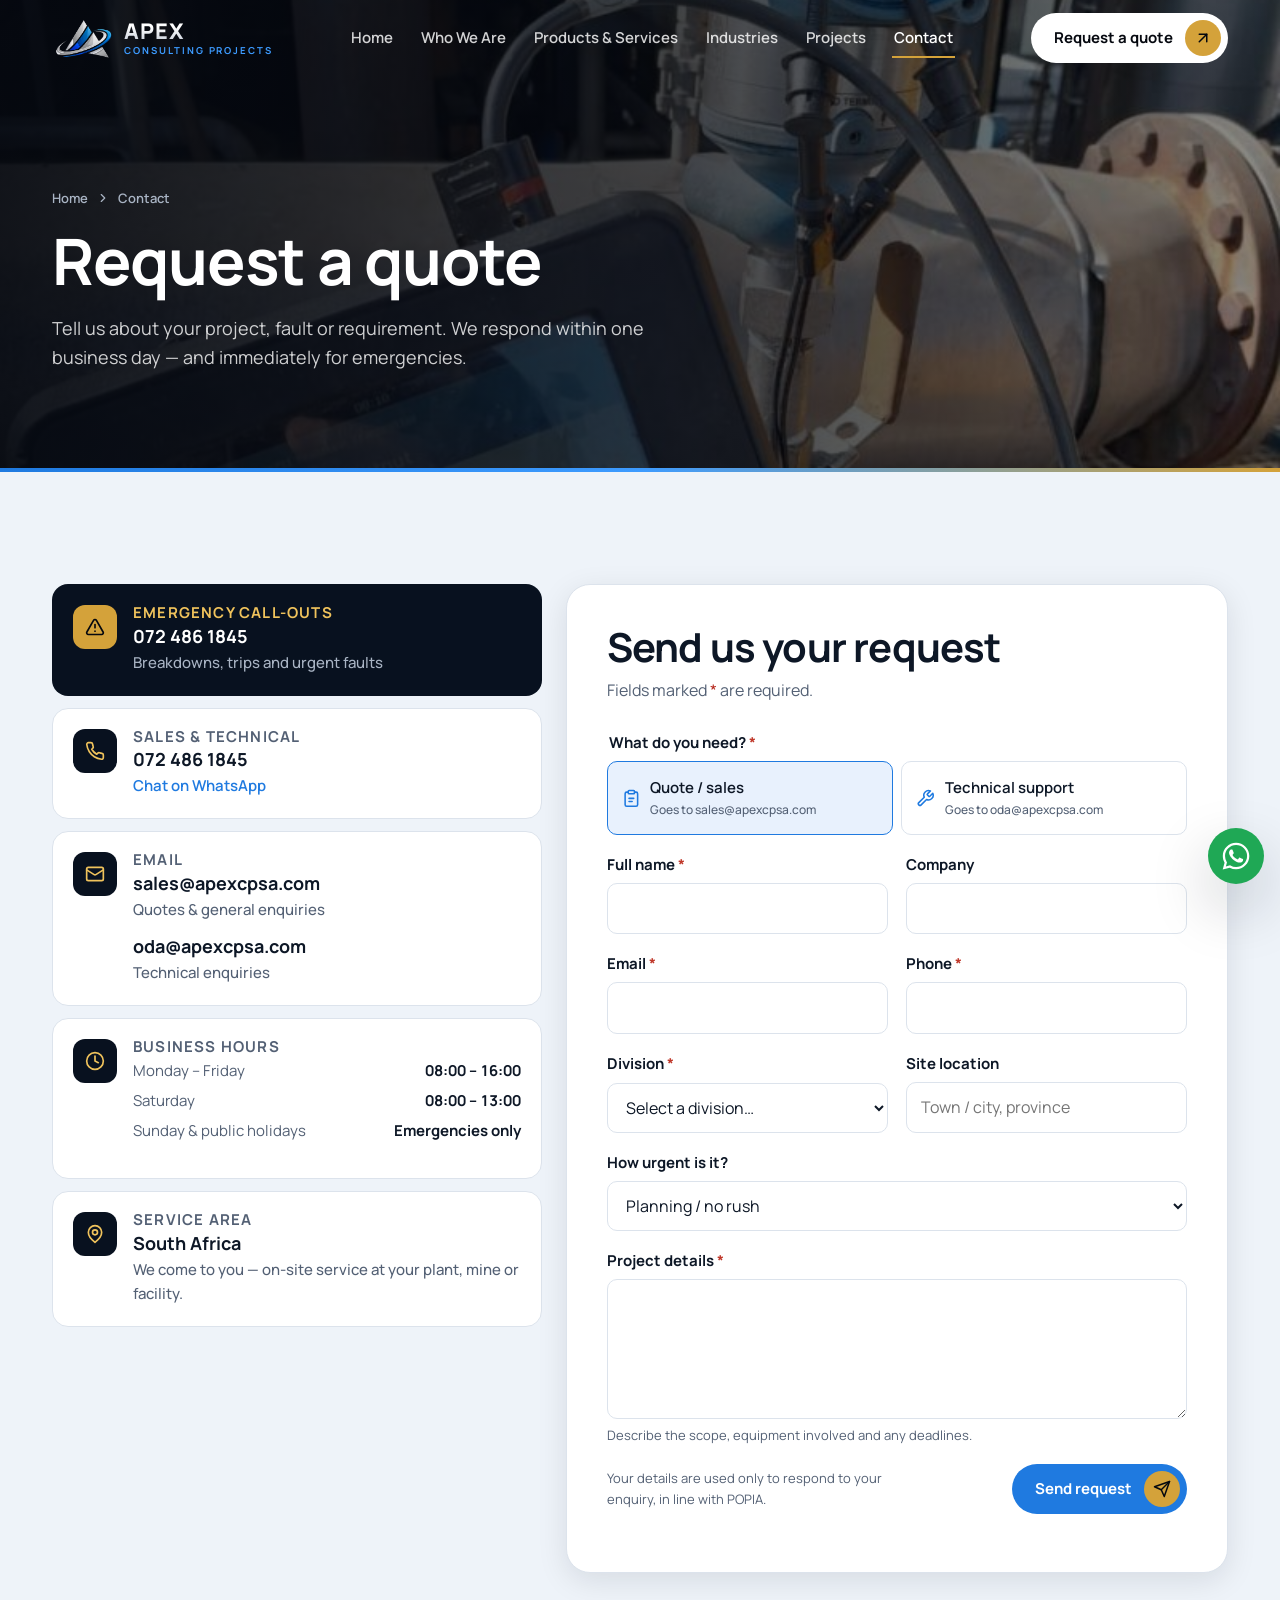
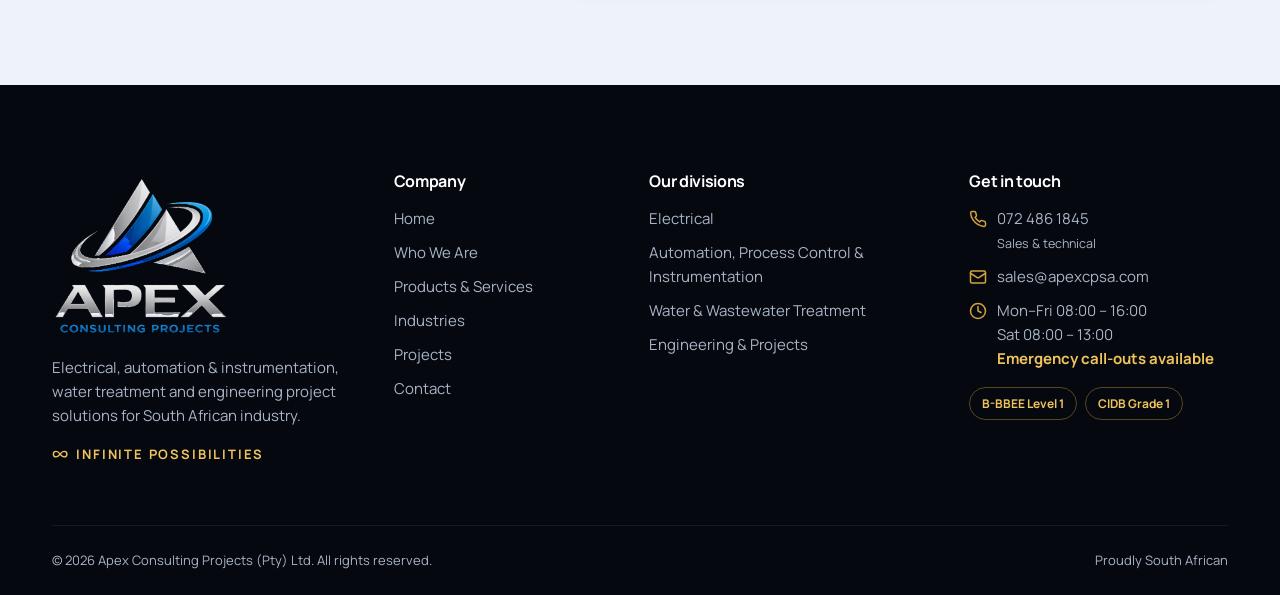
<file: contact.html>
<!doctype html>
<html lang="en-ZA">
<head>
  <meta charset="utf-8">
  <meta name="viewport" content="width=device-width, initial-scale=1">
  <title>Contact &amp; Request a Quote | Apex Consulting Projects</title>
  <meta name="description" content="Request a quote or technical support from Apex Consulting Projects. Call 072 486 1845 or email sales@apexcpsa.com. Emergency call-outs available.">
  <meta name="theme-color" content="#05080f">
  <link rel="canonical" href="https://www.apexcpsa.com/contact.html">
  <meta property="og:type" content="website">
  <meta property="og:site_name" content="Apex Consulting Projects">
  <meta property="og:locale" content="en_ZA">
  <meta property="og:url" content="https://www.apexcpsa.com/contact.html">
  <meta property="og:title" content="Request a Quote | Apex Consulting Projects">
  <meta property="og:description" content="Request a quote or technical support. Call 072 486 1845 or email sales@apexcpsa.com. Emergency call-outs available.">
  <meta property="og:image" content="https://www.apexcpsa.com/assets/img/share-card.jpg">
  <meta name="twitter:card" content="summary_large_image">
  <link rel="icon" type="image/png" href="assets/img/favicon.png">
  <link rel="preconnect" href="https://fonts.googleapis.com">
  <link rel="preconnect" href="https://fonts.gstatic.com" crossorigin>
  <link href="https://fonts.googleapis.com/css2?family=Manrope:wght@400;500;600;700;800&display=swap" rel="stylesheet">
  <link rel="stylesheet" href="assets/css/styles.css">
  <script src="assets/js/main.js" defer></script>
</head>
<body data-page="contact">
  <div id="site-header"></div>

  <main id="main">
    <section class="page-hero">
      <div class="page-hero__media"><img src="assets/img/instrument-calibration.jpg" alt="" width="800" height="1066" style="object-position:center 35%"></div>
      <div class="container">
        <div class="page-hero__inner">
          <nav class="crumbs" aria-label="Breadcrumb"><a href="index.html">Home</a><svg class="icon" aria-hidden="true"><use href="#i-chevR"/></svg><span aria-current="page">Contact</span></nav>
          <h1>Request a quote</h1>
          <p>Tell us about your project, fault or requirement. We respond within one business day — and immediately for emergencies.</p>
        </div>
      </div>
      <div class="page-hero__bar"></div>
    </section>

    <section class="section section--soft">
      <div class="container contact">
        <!-- Contact details -->
        <aside class="contact__info" aria-label="Contact details">
          <div class="info-card info-card--urgent reveal">
            <span class="ic"><svg class="icon" aria-hidden="true"><use href="#i-alert"/></svg></span>
            <div>
              <h3>Emergency call-outs</h3>
              <a href="tel:+27724861845">072 486 1845</a>
              <small>Breakdowns, trips and urgent faults</small>
            </div>
          </div>
          <div class="info-card reveal">
            <span class="ic"><svg class="icon" aria-hidden="true"><use href="#i-phone"/></svg></span>
            <div>
              <h3>Sales &amp; technical</h3>
              <a href="tel:+27724861845">072 486 1845</a>
              <small><a href="https://wa.me/27724861845" target="_blank" rel="noopener" style="font-size:inherit;font-weight:600;color:var(--blue)">Chat on WhatsApp</a></small>
            </div>
          </div>
          <div class="info-card reveal">
            <span class="ic"><svg class="icon" aria-hidden="true"><use href="#i-mail"/></svg></span>
            <div>
              <h3>Email</h3>
              <a href="mailto:sales@apexcpsa.com">sales@apexcpsa.com</a>
              <small>Quotes &amp; general enquiries</small>
              <a href="mailto:oda@apexcpsa.com" style="display:block;margin-top:10px">oda@apexcpsa.com</a>
              <small>Technical enquiries</small>
            </div>
          </div>
          <div class="info-card reveal">
            <span class="ic"><svg class="icon" aria-hidden="true"><use href="#i-clock"/></svg></span>
            <div>
              <h3>Business hours</h3>
              <dl class="hours">
                <div><dt>Monday – Friday</dt><dd>08:00 – 16:00</dd></div>
                <div><dt>Saturday</dt><dd>08:00 – 13:00</dd></div>
                <div><dt>Sunday &amp; public holidays</dt><dd>Emergencies only</dd></div>
              </dl>
            </div>
          </div>
          <div class="info-card reveal">
            <span class="ic"><svg class="icon" aria-hidden="true"><use href="#i-pin"/></svg></span>
            <div>
              <h3>Service area</h3>
              <p>South Africa</p>
              <small>We come to you — on-site service at your plant, mine or facility.</small>
            </div>
          </div>
        </aside>

        <!-- Quote form -->
        <div class="form-card reveal" style="--d:100ms">
          <h2>Send us your request</h2>
          <p>Fields marked <span style="color:#b42318">*</span> are required.</p>

          <form class="form" id="quote-form" novalidate>
            <fieldset class="seg">
              <legend class="field"><strong style="font-size:var(--fs-sm)">What do you need? <span class="req">*</span></strong></legend>
              <label><input type="radio" name="enquiry_type" value="sales" checked><svg class="icon" aria-hidden="true"><use href="#i-clipboard"/></svg><span>Quote / sales<small>Goes to sales@apexcpsa.com</small></span></label>
              <label><input type="radio" name="enquiry_type" value="technical"><svg class="icon" aria-hidden="true"><use href="#i-wrench"/></svg><span>Technical support<small>Goes to oda@apexcpsa.com</small></span></label>
            </fieldset>

            <div class="form__row">
              <div class="field">
                <label for="f-name">Full name <span class="req">*</span></label>
                <input id="f-name" name="name" type="text" autocomplete="name" required aria-describedby="e-name">
                <span class="error" id="e-name">Please enter your name.</span>
              </div>
              <div class="field">
                <label for="f-company">Company</label>
                <input id="f-company" name="company" type="text" autocomplete="organization">
              </div>
            </div>

            <div class="form__row">
              <div class="field">
                <label for="f-email">Email <span class="req">*</span></label>
                <input id="f-email" name="email" type="email" autocomplete="email" required aria-describedby="e-email">
                <span class="error" id="e-email">Please enter a valid email address, e.g. name@company.co.za.</span>
              </div>
              <div class="field">
                <label for="f-phone">Phone <span class="req">*</span></label>
                <input id="f-phone" name="phone" type="tel" autocomplete="tel" required pattern="[0-9 +\(\)\-]{9,}" aria-describedby="e-phone">
                <span class="error" id="e-phone">Please enter a phone number we can reach you on.</span>
              </div>
            </div>

            <div class="form__row">
              <div class="field">
                <label for="f-division">Division <span class="req">*</span></label>
                <select id="f-division" name="division" required aria-describedby="e-division">
                  <option value="">Select a division…</option>
                  <option>Electrical</option>
                  <option>Automation, Process Control &amp; Instrumentation</option>
                  <option>Water &amp; Wastewater Treatment</option>
                  <option>Engineering &amp; Projects</option>
                  <option>Not sure / multiple</option>
                </select>
                <span class="error" id="e-division">Please choose a division.</span>
              </div>
              <div class="field">
                <label for="f-location">Site location</label>
                <input id="f-location" name="location" type="text" placeholder="Town / city, province">
              </div>
            </div>

            <div class="field">
              <label for="f-urgency">How urgent is it?</label>
              <select id="f-urgency" name="urgency">
                <option>Planning / no rush</option>
                <option>Within 2 weeks</option>
                <option>This week</option>
                <option>Emergency — please call me</option>
              </select>
            </div>

            <div class="field">
              <label for="f-message">Project details <span class="req">*</span></label>
              <textarea id="f-message" name="message" required minlength="10" aria-describedby="h-message e-message"></textarea>
              <span class="hint" id="h-message">Describe the scope, equipment involved and any deadlines.</span>
              <span class="error" id="e-message">Please tell us a little about what you need (at least 10 characters).</span>
            </div>

            <input type="text" name="_honey" tabindex="-1" autocomplete="off" style="display:none" aria-hidden="true">

            <div class="form__foot">
              <p class="form__note">Your details are used only to respond to your enquiry, in line with POPIA.</p>
              <button class="btn btn--blue" type="submit"><span class="btn__label">Send request</span><span class="btn__arrow"><svg class="icon" aria-hidden="true"><use href="#i-send"/></svg></span></button>
            </div>
            <p id="form-status" role="status" aria-live="polite" style="font-weight:600;font-size:var(--fs-sm)"></p>
          </form>
        </div>
      </div>
    </section>
  </main>

  <div id="site-footer"></div>
</body>
</html>
</file>
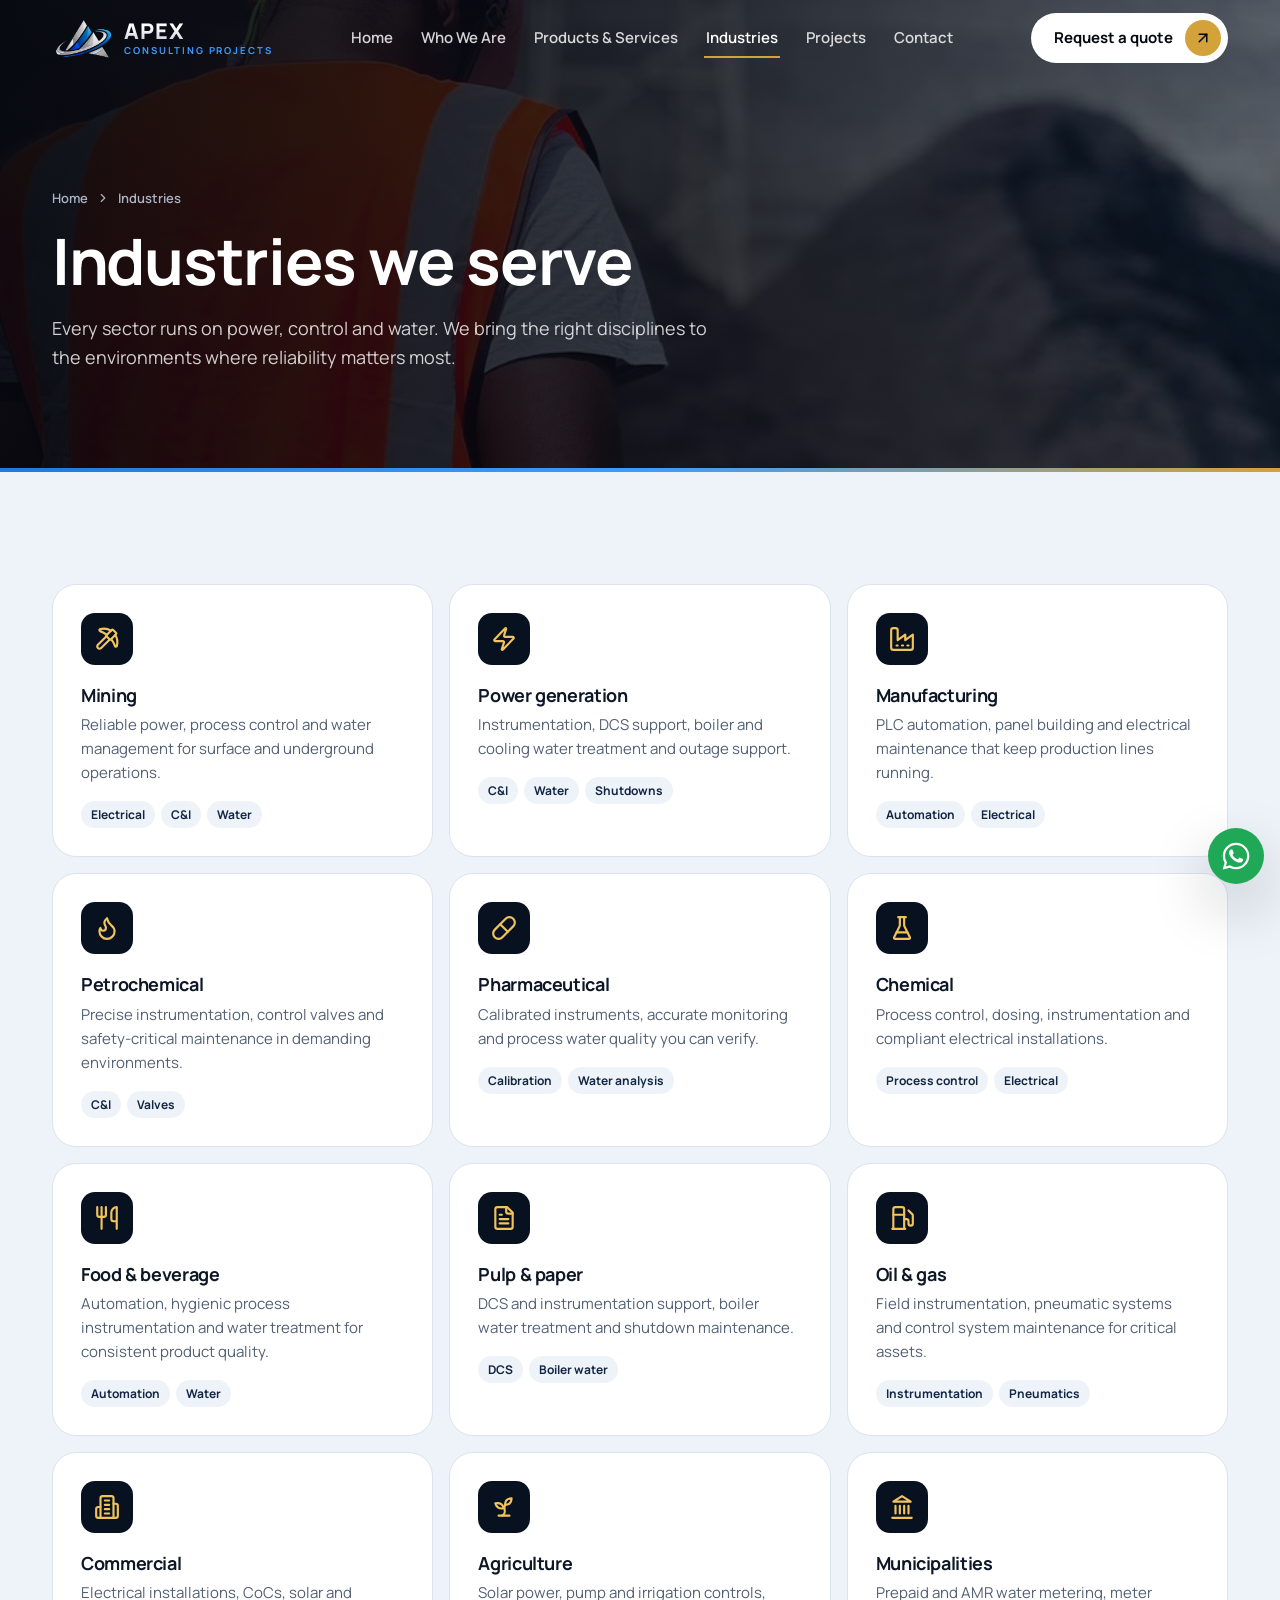
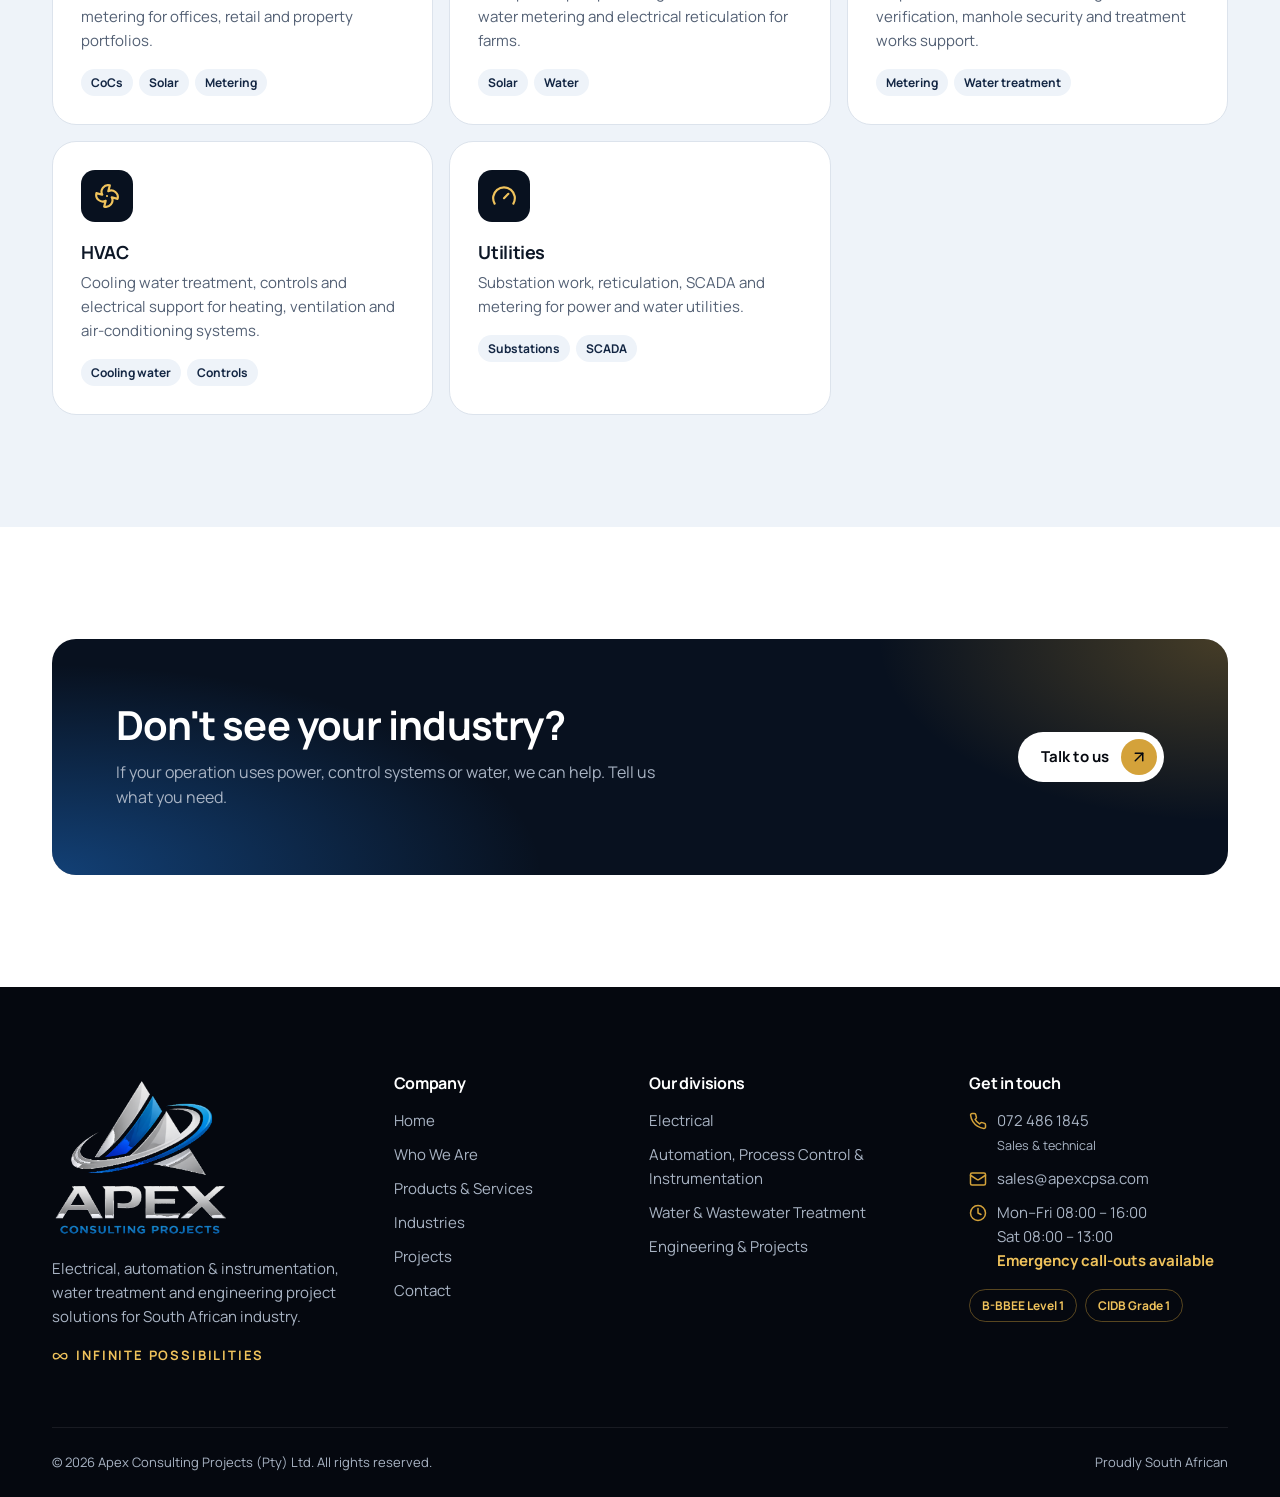
<file: industries.html>
<!doctype html>
<html lang="en-ZA">
<head>
  <meta charset="utf-8">
  <meta name="viewport" content="width=device-width, initial-scale=1">
  <title>Industries We Serve | Apex Consulting Projects</title>
  <meta name="description" content="Apex Consulting Projects serves mining, power generation, manufacturing, petrochemical, pharmaceutical, chemical, food &amp; beverage, pulp &amp; paper, oil &amp; gas, commercial, agriculture, municipal, HVAC and utilities clients.">
  <meta name="theme-color" content="#05080f">
  <link rel="canonical" href="https://www.apexcpsa.com/industries.html">
  <meta property="og:type" content="website">
  <meta property="og:site_name" content="Apex Consulting Projects">
  <meta property="og:locale" content="en_ZA">
  <meta property="og:url" content="https://www.apexcpsa.com/industries.html">
  <meta property="og:title" content="Industries We Serve | Apex Consulting Projects">
  <meta property="og:description" content="Mining, power generation, manufacturing, petrochemical, water utilities, municipalities and more across South Africa.">
  <meta property="og:image" content="https://www.apexcpsa.com/assets/img/share-card.jpg">
  <meta name="twitter:card" content="summary_large_image">
  <link rel="icon" type="image/png" href="assets/img/favicon.png">
  <link rel="preconnect" href="https://fonts.googleapis.com">
  <link rel="preconnect" href="https://fonts.gstatic.com" crossorigin>
  <link href="https://fonts.googleapis.com/css2?family=Manrope:wght@400;500;600;700;800&display=swap" rel="stylesheet">
  <link rel="stylesheet" href="assets/css/styles.css">
  <script src="assets/js/main.js" defer></script>
</head>
<body data-page="industries">
  <div id="site-header"></div>

  <main id="main">
    <section class="page-hero">
      <div class="page-hero__media"><img src="assets/img/hero-site-inspection.jpg" alt="" width="960" height="1280" style="object-position:center 40%"></div>
      <div class="container">
        <div class="page-hero__inner">
          <nav class="crumbs" aria-label="Breadcrumb"><a href="index.html">Home</a><svg class="icon" aria-hidden="true"><use href="#i-chevR"/></svg><span aria-current="page">Industries</span></nav>
          <h1>Industries we serve</h1>
          <p>Every sector runs on power, control and water. We bring the right disciplines to the environments where reliability matters most.</p>
        </div>
      </div>
      <div class="page-hero__bar"></div>
    </section>

    <section class="section section--soft" aria-label="Industries">
      <div class="container">
        <div class="ind-grid">
          <article class="ind-card reveal" id="mining">
            <span class="ind-card__ic"><svg class="icon" aria-hidden="true"><use href="#i-pickaxe"/></svg></span>
            <h3>Mining</h3>
            <p>Reliable power, process control and water management for surface and underground operations.</p>
            <div class="ind-card__tags"><span class="tag">Electrical</span><span class="tag">C&amp;I</span><span class="tag">Water</span></div>
          </article>
          <article class="ind-card reveal" id="power" style="--d:60ms">
            <span class="ind-card__ic"><svg class="icon" aria-hidden="true"><use href="#i-bolt"/></svg></span>
            <h3>Power generation</h3>
            <p>Instrumentation, DCS support, boiler and cooling water treatment and outage support.</p>
            <div class="ind-card__tags"><span class="tag">C&amp;I</span><span class="tag">Water</span><span class="tag">Shutdowns</span></div>
          </article>
          <article class="ind-card reveal" id="manufacturing" style="--d:120ms">
            <span class="ind-card__ic"><svg class="icon" aria-hidden="true"><use href="#i-factory"/></svg></span>
            <h3>Manufacturing</h3>
            <p>PLC automation, panel building and electrical maintenance that keep production lines running.</p>
            <div class="ind-card__tags"><span class="tag">Automation</span><span class="tag">Electrical</span></div>
          </article>
          <article class="ind-card reveal" id="petrochemical">
            <span class="ind-card__ic"><svg class="icon" aria-hidden="true"><use href="#i-flame"/></svg></span>
            <h3>Petrochemical</h3>
            <p>Precise instrumentation, control valves and safety-critical maintenance in demanding environments.</p>
            <div class="ind-card__tags"><span class="tag">C&amp;I</span><span class="tag">Valves</span></div>
          </article>
          <article class="ind-card reveal" id="pharmaceutical" style="--d:60ms">
            <span class="ind-card__ic"><svg class="icon" aria-hidden="true"><use href="#i-pill"/></svg></span>
            <h3>Pharmaceutical</h3>
            <p>Calibrated instruments, accurate monitoring and process water quality you can verify.</p>
            <div class="ind-card__tags"><span class="tag">Calibration</span><span class="tag">Water analysis</span></div>
          </article>
          <article class="ind-card reveal" id="chemical" style="--d:120ms">
            <span class="ind-card__ic"><svg class="icon" aria-hidden="true"><use href="#i-flask"/></svg></span>
            <h3>Chemical</h3>
            <p>Process control, dosing, instrumentation and compliant electrical installations.</p>
            <div class="ind-card__tags"><span class="tag">Process control</span><span class="tag">Electrical</span></div>
          </article>
          <article class="ind-card reveal" id="food">
            <span class="ind-card__ic"><svg class="icon" aria-hidden="true"><use href="#i-food"/></svg></span>
            <h3>Food &amp; beverage</h3>
            <p>Automation, hygienic process instrumentation and water treatment for consistent product quality.</p>
            <div class="ind-card__tags"><span class="tag">Automation</span><span class="tag">Water</span></div>
          </article>
          <article class="ind-card reveal" id="pulp" style="--d:60ms">
            <span class="ind-card__ic"><svg class="icon" aria-hidden="true"><use href="#i-paper"/></svg></span>
            <h3>Pulp &amp; paper</h3>
            <p>DCS and instrumentation support, boiler water treatment and shutdown maintenance.</p>
            <div class="ind-card__tags"><span class="tag">DCS</span><span class="tag">Boiler water</span></div>
          </article>
          <article class="ind-card reveal" id="oilgas" style="--d:120ms">
            <span class="ind-card__ic"><svg class="icon" aria-hidden="true"><use href="#i-fuel"/></svg></span>
            <h3>Oil &amp; gas</h3>
            <p>Field instrumentation, pneumatic systems and control system maintenance for critical assets.</p>
            <div class="ind-card__tags"><span class="tag">Instrumentation</span><span class="tag">Pneumatics</span></div>
          </article>
          <article class="ind-card reveal" id="commercial">
            <span class="ind-card__ic"><svg class="icon" aria-hidden="true"><use href="#i-building"/></svg></span>
            <h3>Commercial</h3>
            <p>Electrical installations, CoCs, solar and metering for offices, retail and property portfolios.</p>
            <div class="ind-card__tags"><span class="tag">CoCs</span><span class="tag">Solar</span><span class="tag">Metering</span></div>
          </article>
          <article class="ind-card reveal" id="agriculture" style="--d:60ms">
            <span class="ind-card__ic"><svg class="icon" aria-hidden="true"><use href="#i-sprout"/></svg></span>
            <h3>Agriculture</h3>
            <p>Solar power, pump and irrigation controls, water metering and electrical reticulation for farms.</p>
            <div class="ind-card__tags"><span class="tag">Solar</span><span class="tag">Water</span></div>
          </article>
          <article class="ind-card reveal" id="municipal" style="--d:120ms">
            <span class="ind-card__ic"><svg class="icon" aria-hidden="true"><use href="#i-landmark"/></svg></span>
            <h3>Municipalities</h3>
            <p>Prepaid and AMR water metering, meter verification, manhole security and treatment works support.</p>
            <div class="ind-card__tags"><span class="tag">Metering</span><span class="tag">Water treatment</span></div>
          </article>
          <article class="ind-card reveal" id="hvac">
            <span class="ind-card__ic"><svg class="icon" aria-hidden="true"><use href="#i-fan"/></svg></span>
            <h3>HVAC</h3>
            <p>Cooling water treatment, controls and electrical support for heating, ventilation and air-conditioning systems.</p>
            <div class="ind-card__tags"><span class="tag">Cooling water</span><span class="tag">Controls</span></div>
          </article>
          <article class="ind-card reveal" id="utilities" style="--d:60ms">
            <span class="ind-card__ic"><svg class="icon" aria-hidden="true"><use href="#i-gauge"/></svg></span>
            <h3>Utilities</h3>
            <p>Substation work, reticulation, SCADA and metering for power and water utilities.</p>
            <div class="ind-card__tags"><span class="tag">Substations</span><span class="tag">SCADA</span></div>
          </article>
        </div>
      </div>
    </section>

    <section class="section" aria-label="Get a quote">
      <div class="container">
        <div class="cta-band reveal">
          <div>
            <h2>Don't see your industry?</h2>
            <p>If your operation uses power, control systems or water, we can help. Tell us what you need.</p>
          </div>
          <div class="cta-band__actions">
            <a class="btn btn--light" href="contact.html">Talk to us<span class="btn__arrow"><svg class="icon" aria-hidden="true"><use href="#i-arrowUR"/></svg></span></a>
          </div>
        </div>
      </div>
    </section>
  </main>

  <div id="site-footer"></div>
</body>
</html>
</file>
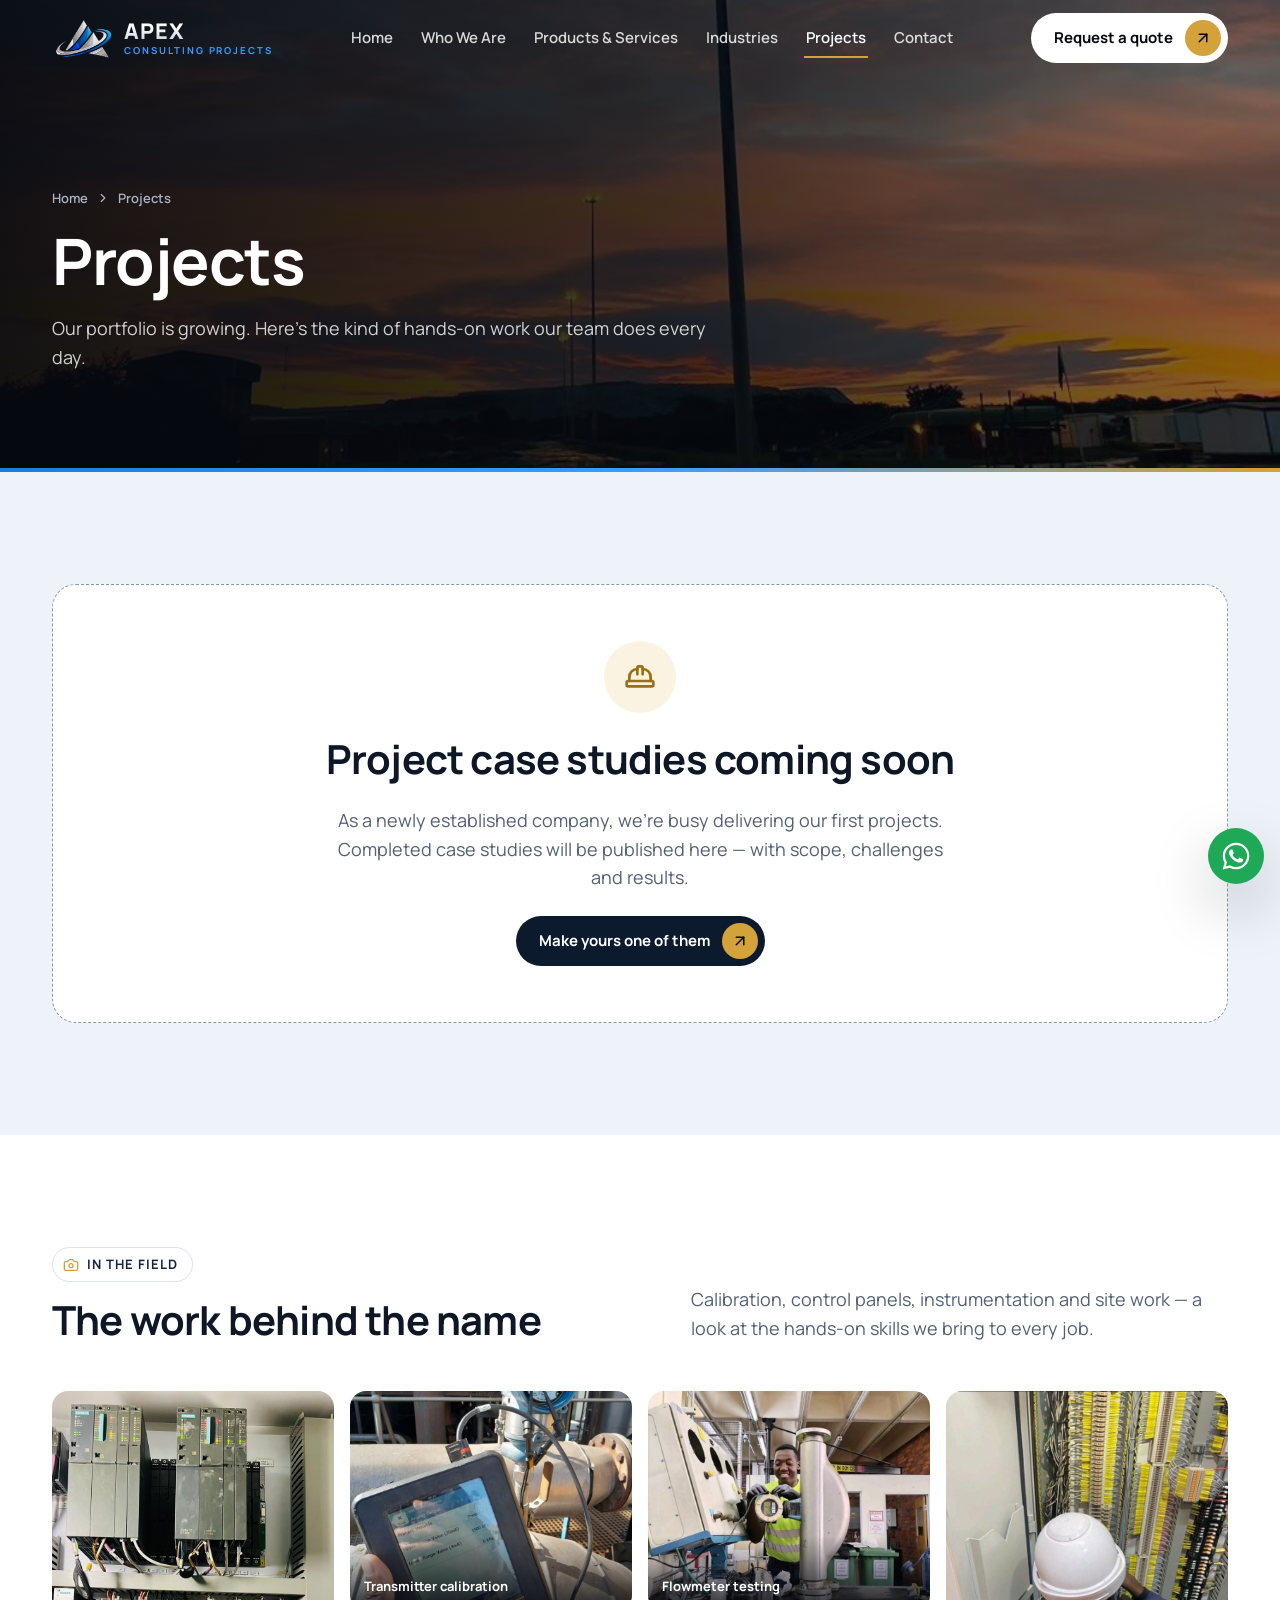
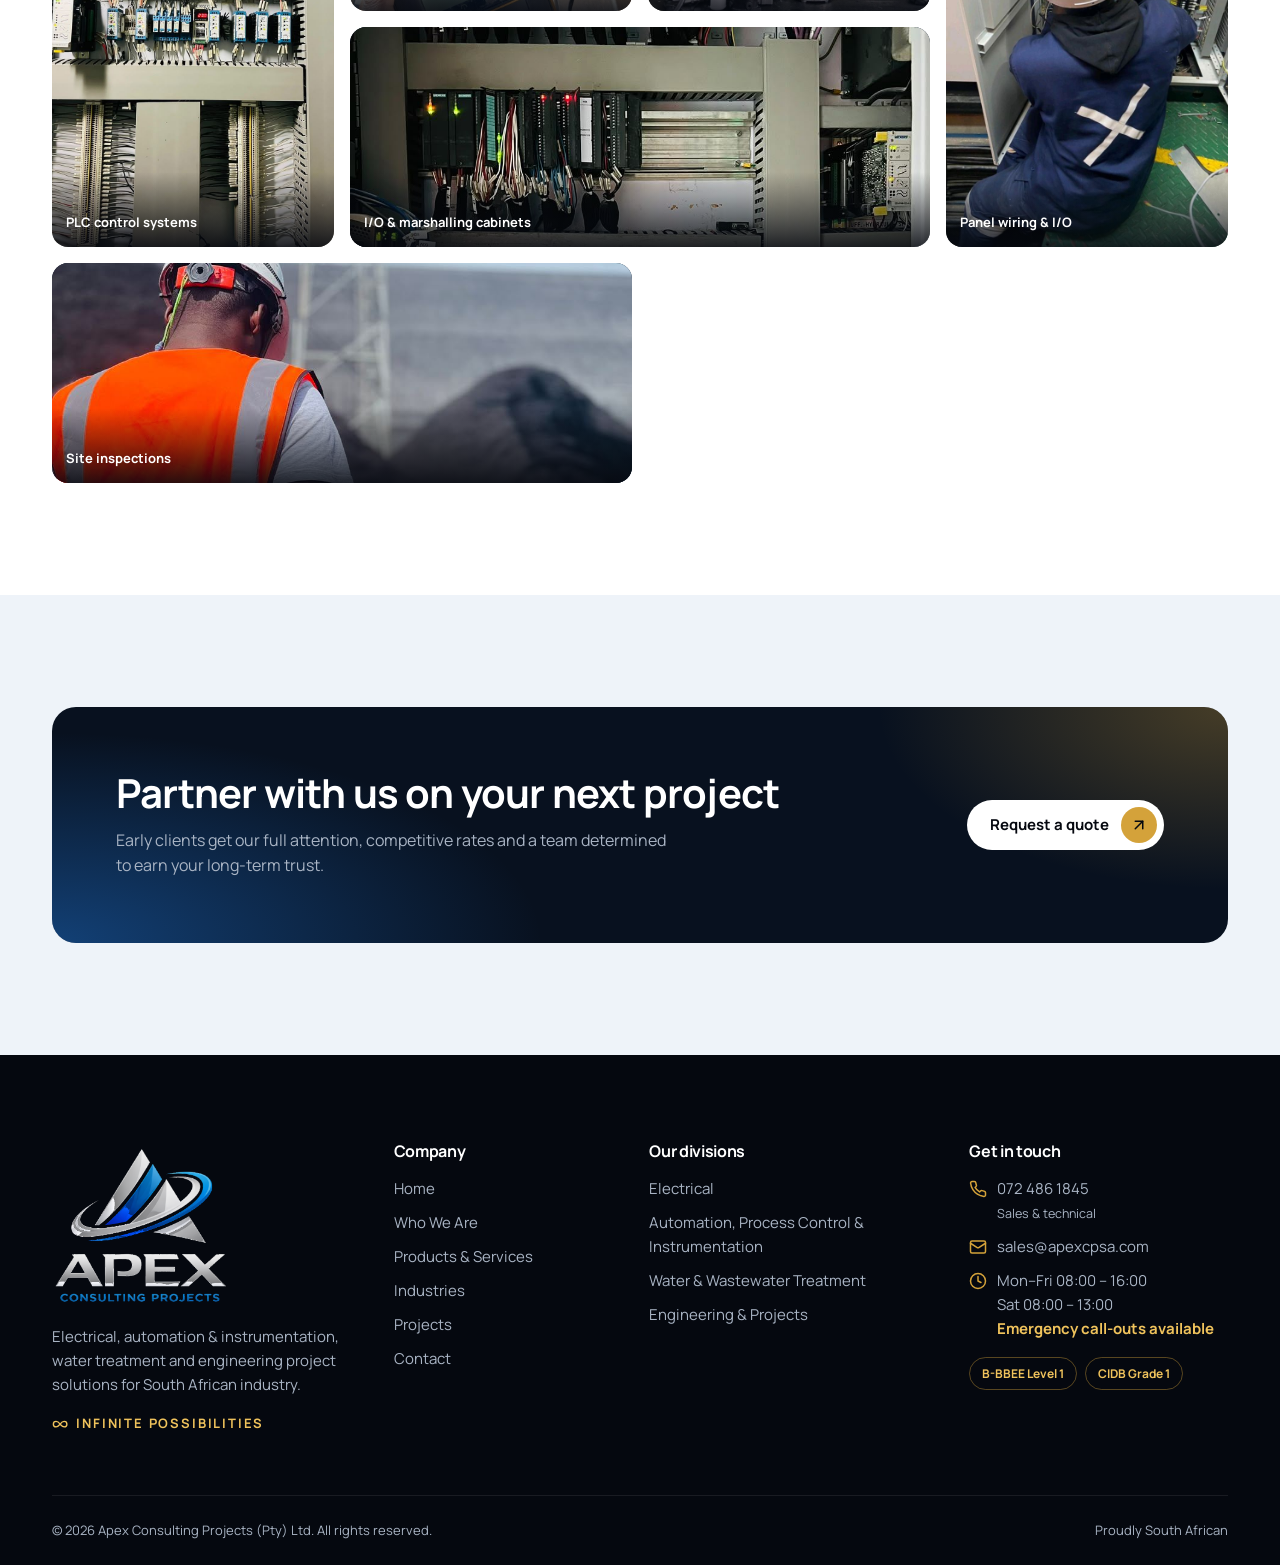
<file: projects.html>
<!doctype html>
<html lang="en-ZA">
<head>
  <meta charset="utf-8">
  <meta name="viewport" content="width=device-width, initial-scale=1">
  <title>Projects | Apex Consulting Projects</title>
  <meta name="description" content="Project portfolio of Apex Consulting Projects — electrical, automation &amp; instrumentation, water treatment and engineering projects in South Africa.">
  <meta name="theme-color" content="#05080f">
  <link rel="canonical" href="https://www.apexcpsa.com/projects.html">
  <meta property="og:type" content="website">
  <meta property="og:site_name" content="Apex Consulting Projects">
  <meta property="og:locale" content="en_ZA">
  <meta property="og:url" content="https://www.apexcpsa.com/projects.html">
  <meta property="og:title" content="Projects | Apex Consulting Projects">
  <meta property="og:description" content="Our growing project portfolio and the hands-on field work behind it.">
  <meta property="og:image" content="https://www.apexcpsa.com/assets/img/share-card.jpg">
  <meta name="twitter:card" content="summary_large_image">
  <link rel="icon" type="image/png" href="assets/img/favicon.png">
  <link rel="preconnect" href="https://fonts.googleapis.com">
  <link rel="preconnect" href="https://fonts.gstatic.com" crossorigin>
  <link href="https://fonts.googleapis.com/css2?family=Manrope:wght@400;500;600;700;800&display=swap" rel="stylesheet">
  <link rel="stylesheet" href="assets/css/styles.css">
  <script src="assets/js/main.js" defer></script>
</head>
<body data-page="projects">
  <div id="site-header"></div>

  <main id="main">
    <section class="page-hero">
      <div class="page-hero__media"><img src="assets/img/electrical-high-mast.jpg" alt="" width="960" height="1280" style="object-position:center 70%"></div>
      <div class="container">
        <div class="page-hero__inner">
          <nav class="crumbs" aria-label="Breadcrumb"><a href="index.html">Home</a><svg class="icon" aria-hidden="true"><use href="#i-chevR"/></svg><span aria-current="page">Projects</span></nav>
          <h1>Projects</h1>
          <p>Our portfolio is growing. Here's the kind of hands-on work our team does every day.</p>
        </div>
      </div>
      <div class="page-hero__bar"></div>
    </section>

    <section class="section section--soft" aria-labelledby="coming-title">
      <div class="container">
        <div class="coming reveal">
          <span class="coming__ic"><svg class="icon" aria-hidden="true"><use href="#i-hardhat"/></svg></span>
          <h2 id="coming-title">Project case studies coming soon</h2>
          <p>As a newly established company, we're busy delivering our first projects. Completed case studies will be published here — with scope, challenges and results.</p>
          <a class="btn btn--dark" href="contact.html">Make yours one of them<span class="btn__arrow"><svg class="icon" aria-hidden="true"><use href="#i-arrowUR"/></svg></span></a>
        </div>
      </div>
    </section>

    <section class="section" aria-labelledby="field-title">
      <div class="container">
        <div class="section-head section-head--split reveal">
          <div>
            <span class="eyebrow"><svg class="icon" aria-hidden="true"><use href="#i-camera"/></svg>In the field</span>
            <h2 class="section-title" id="field-title">The work behind the name</h2>
          </div>
          <p class="section-lead">Calibration, control panels, instrumentation and site work — a look at the hands-on skills we bring to every job.</p>
        </div>
        <div class="gallery">
          <figure class="g-tall reveal"><img src="assets/img/automation-plc-panel.jpg" alt="Siemens S7-400 PLC racks in a control panel" loading="lazy" width="960" height="1280"><figcaption>PLC control systems</figcaption></figure>
          <figure class="reveal" style="--d:60ms"><img src="assets/img/instrument-calibration.jpg" alt="HART communicator connected to a pressure transmitter" loading="lazy" width="800" height="1066"><figcaption>Transmitter calibration</figcaption></figure>
          <figure class="reveal" style="--d:120ms"><img src="assets/img/flowmeter-workshop.jpg" alt="Technician testing a Coriolis flowmeter" loading="lazy" width="800" height="1066"><figcaption>Flowmeter testing</figcaption></figure>
          <figure class="g-tall reveal" style="--d:180ms"><img src="assets/img/panel-wiring.jpg" alt="Technician wiring a marshalling panel" loading="lazy" width="800" height="1066"><figcaption>Panel wiring &amp; I/O</figcaption></figure>
          <figure class="g-wide reveal"><img src="assets/img/automation-io-cabinet.jpg" alt="Control cabinet with I/O modules and terminals" loading="lazy" width="960" height="1280" style="object-position:center 25%"><figcaption>I/O &amp; marshalling cabinets</figcaption></figure>
          <figure class="g-wide reveal" style="--d:60ms"><img src="assets/img/hero-site-inspection.jpg" alt="Engineer in hi-vis on a mining site" loading="lazy" width="960" height="1280" style="object-position:center 30%"><figcaption>Site inspections</figcaption></figure>
        </div>
      </div>
    </section>

    <section class="section section--soft" aria-label="Get a quote">
      <div class="container">
        <div class="cta-band reveal">
          <div>
            <h2>Partner with us on your next project</h2>
            <p>Early clients get our full attention, competitive rates and a team determined to earn your long-term trust.</p>
          </div>
          <div class="cta-band__actions">
            <a class="btn btn--light" href="contact.html">Request a quote<span class="btn__arrow"><svg class="icon" aria-hidden="true"><use href="#i-arrowUR"/></svg></span></a>
          </div>
        </div>
      </div>
    </section>
  </main>

  <div id="site-footer"></div>
</body>
</html>
</file>
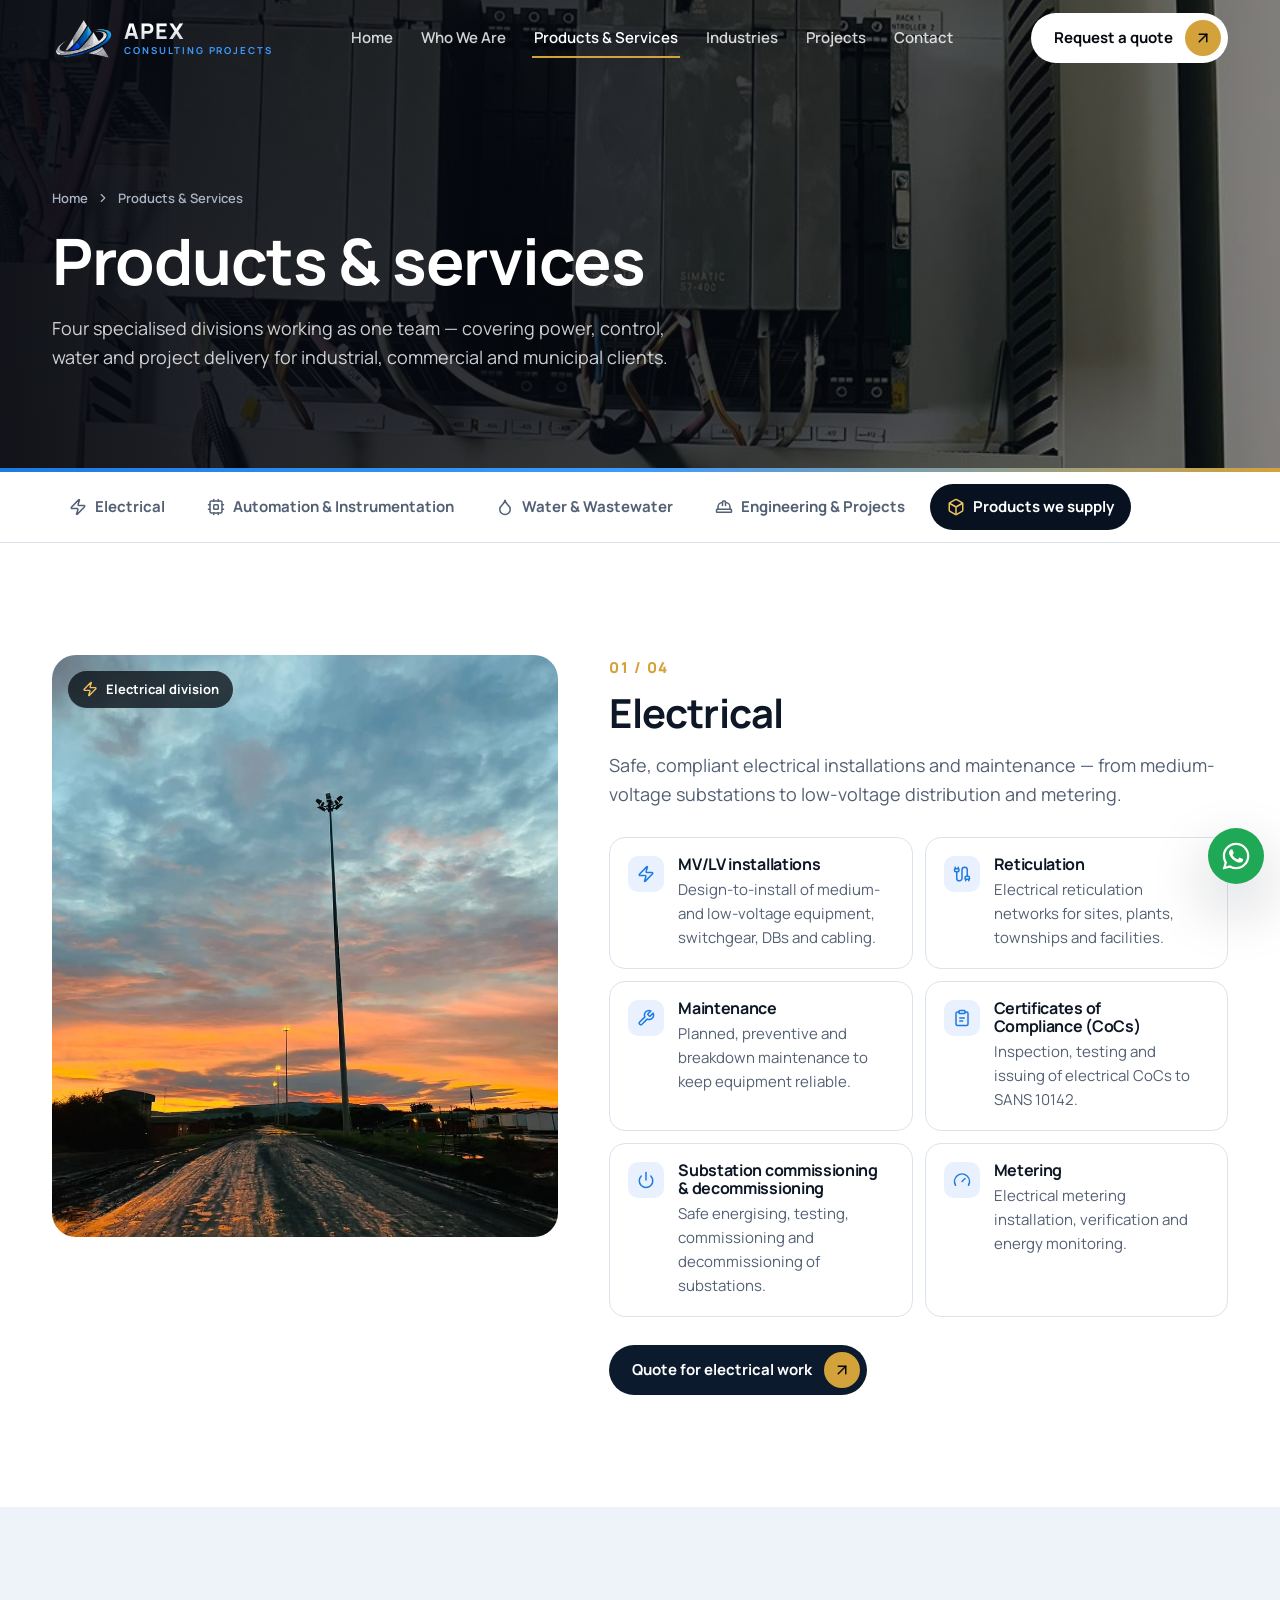
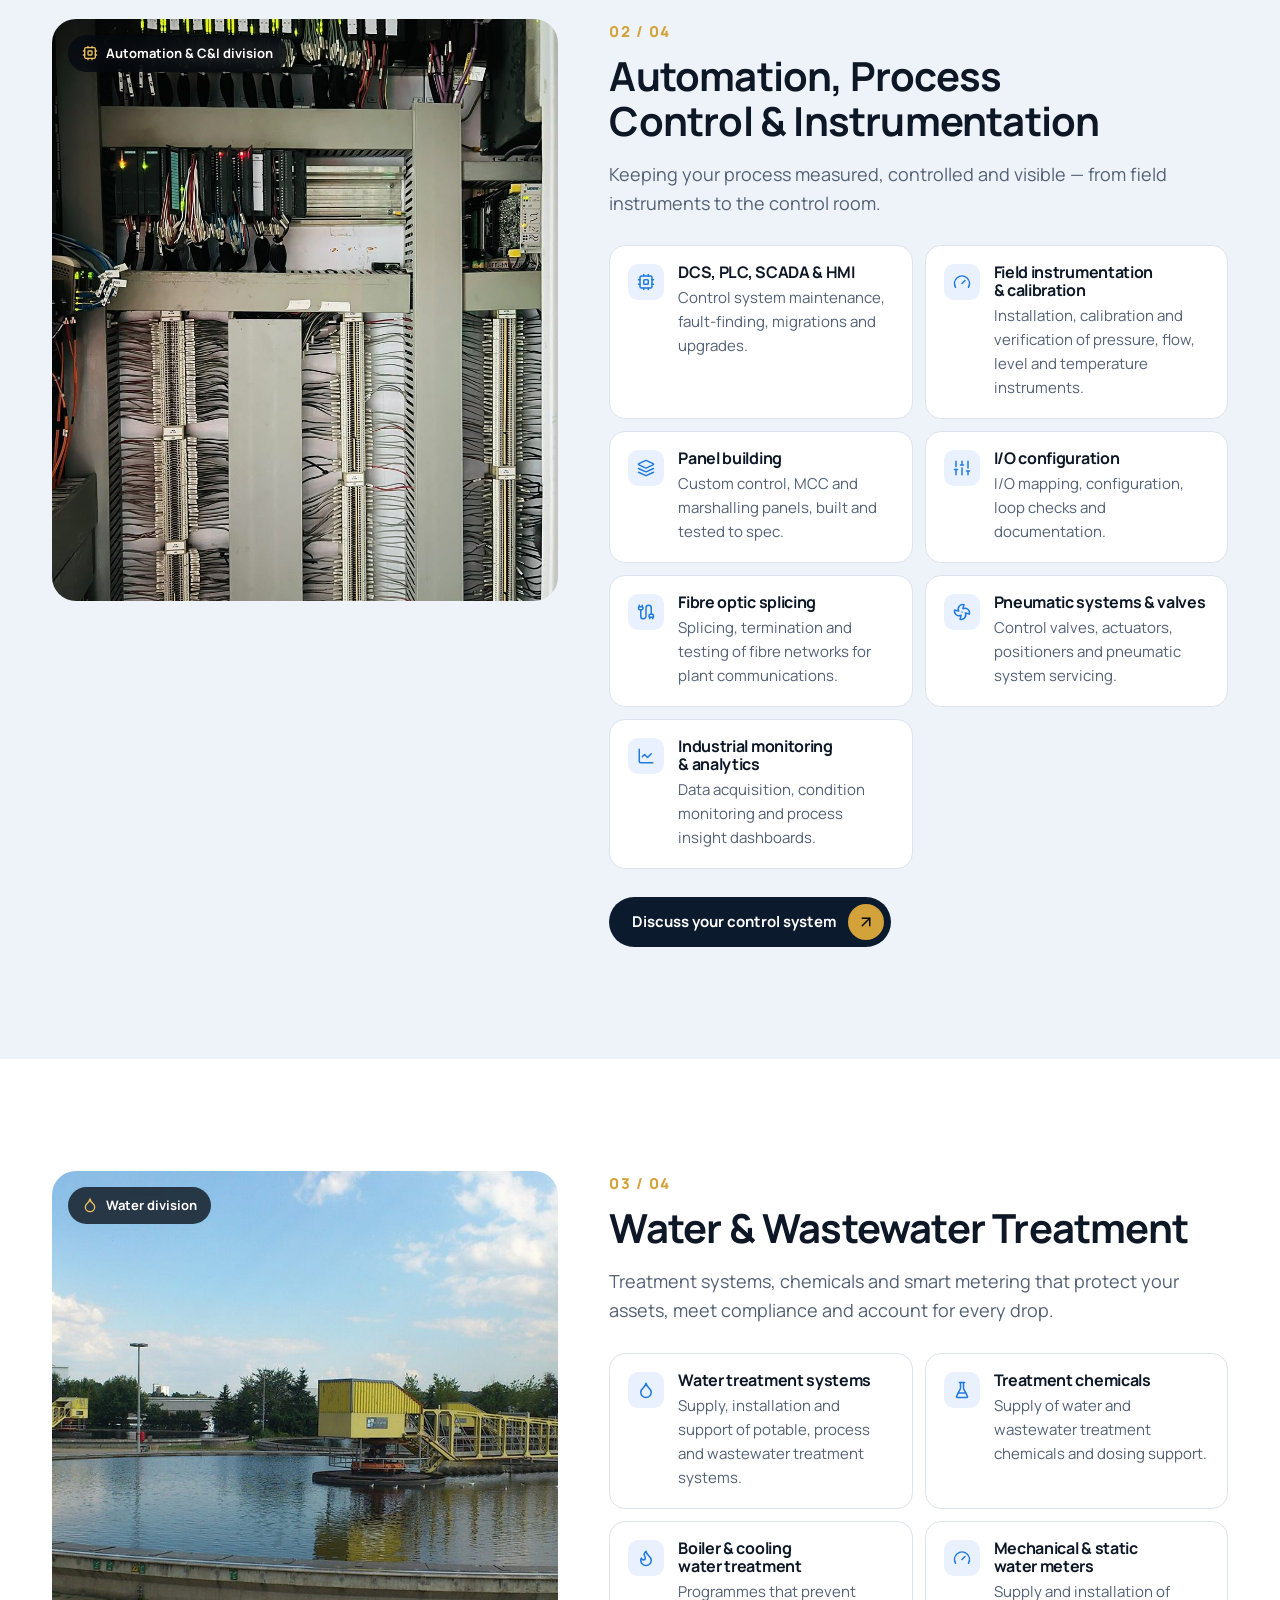
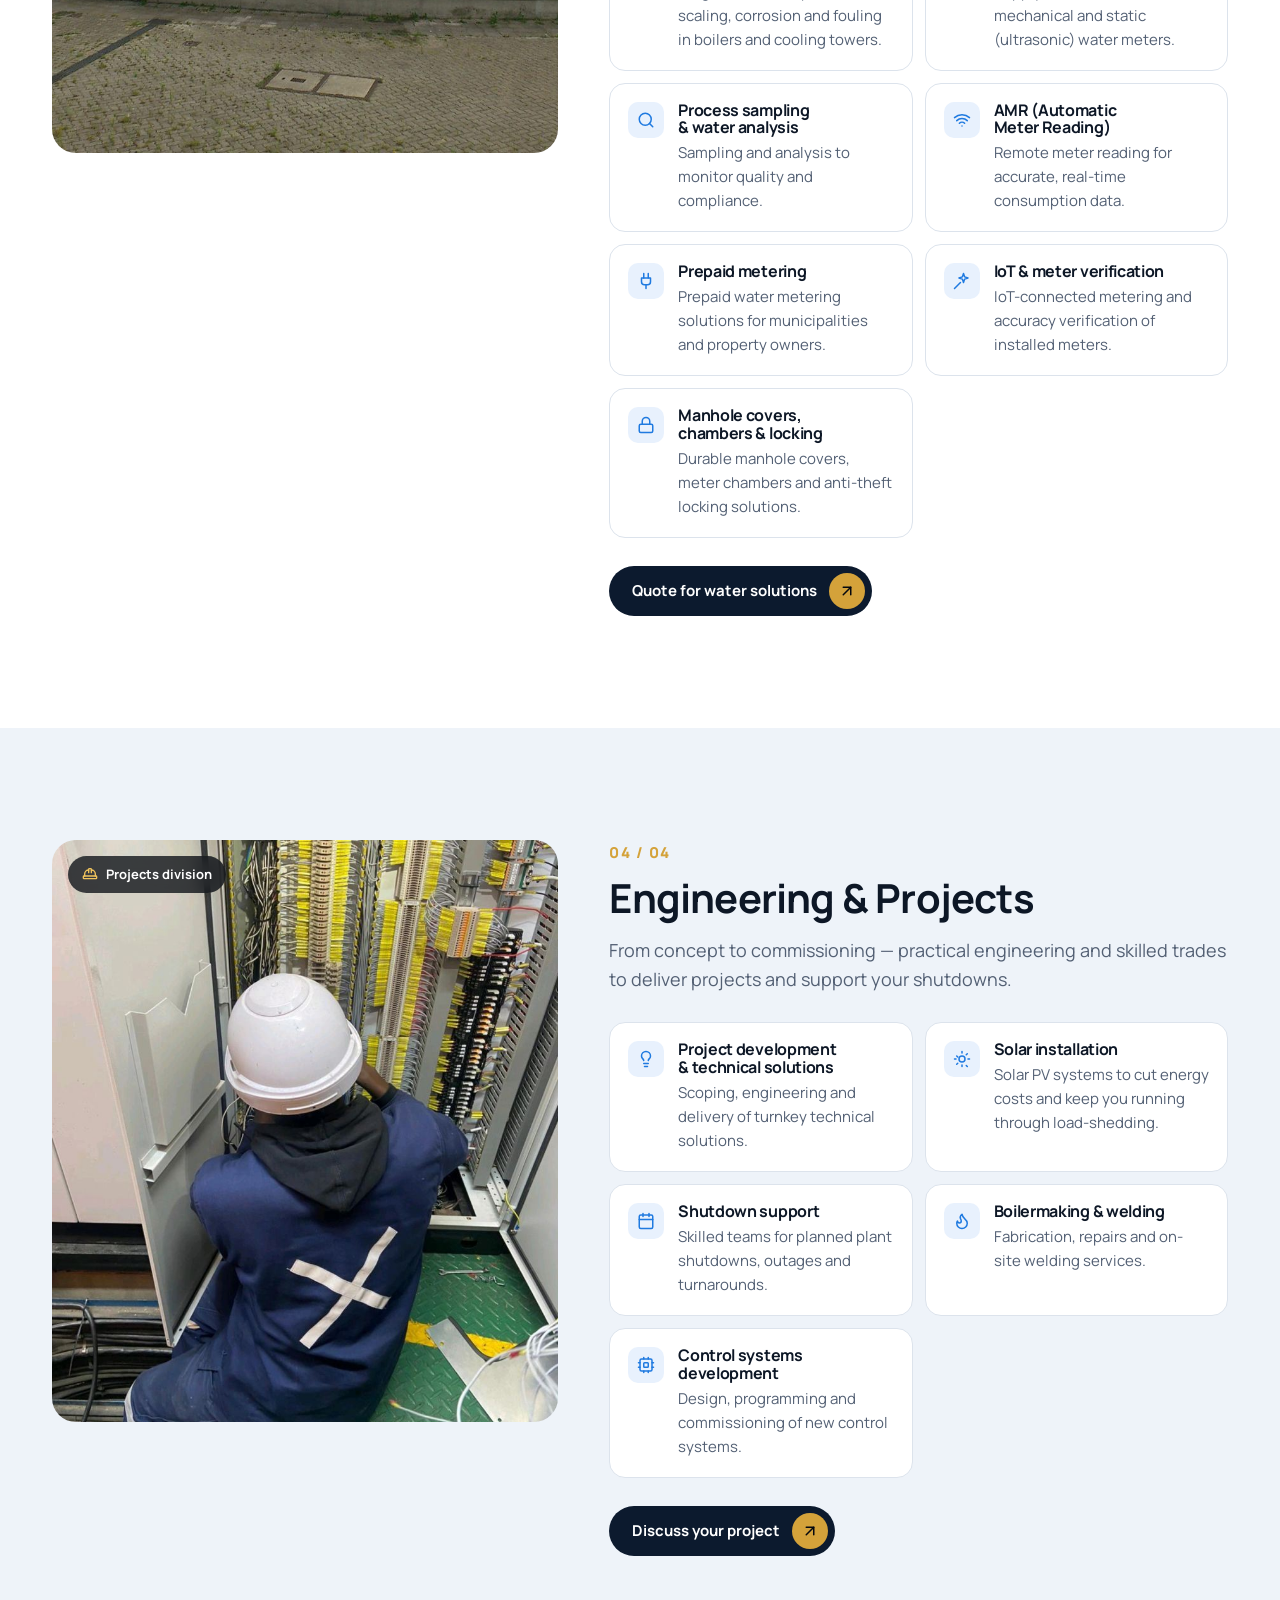
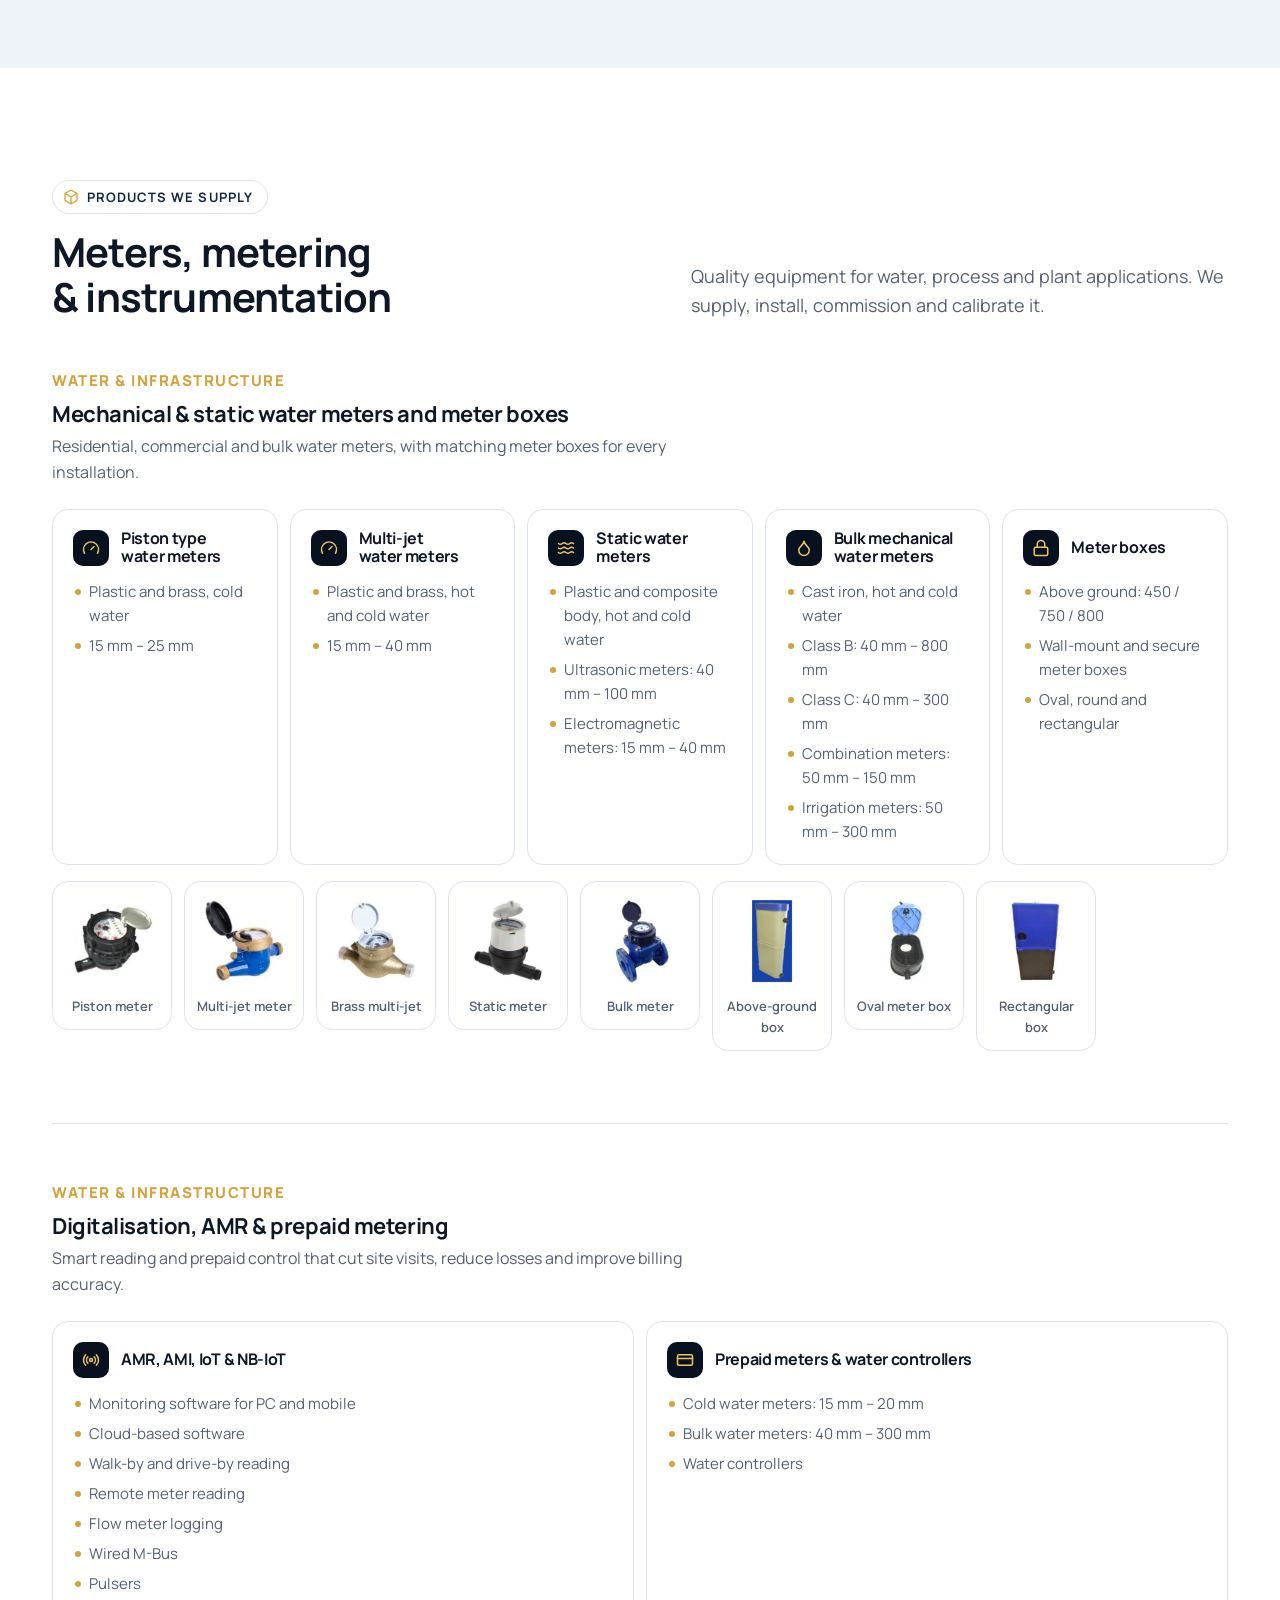
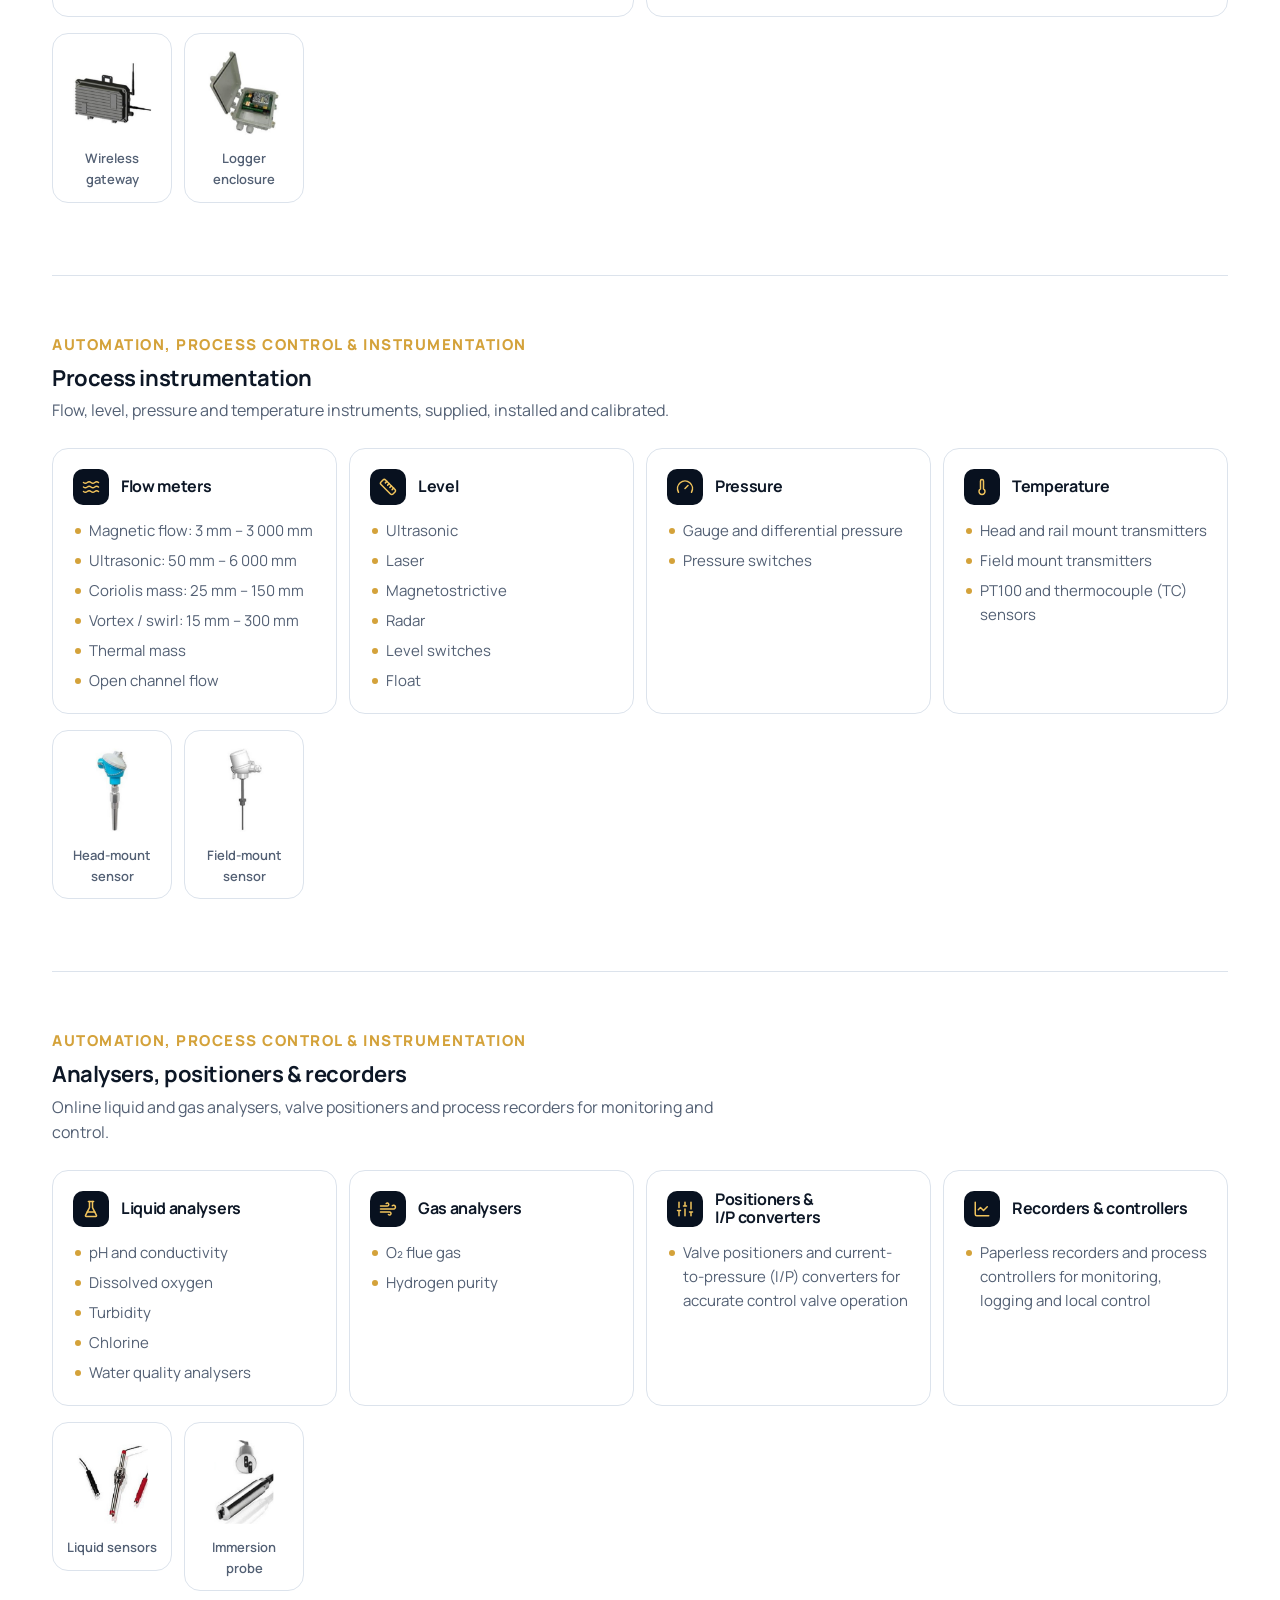
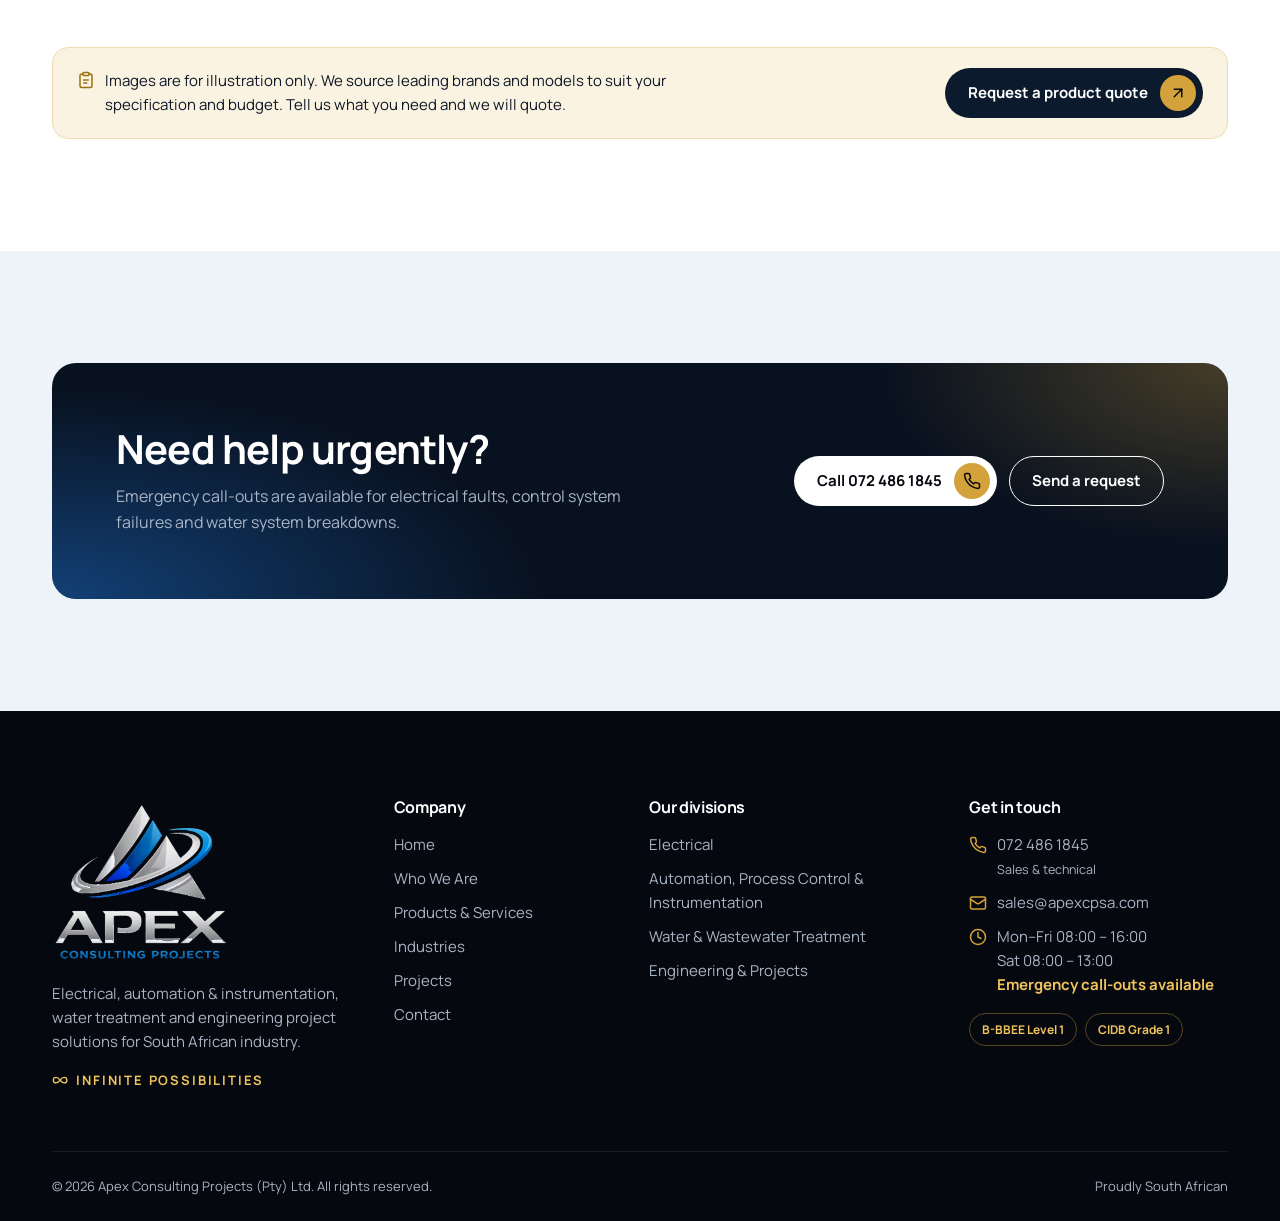
<file: services.html>
<!doctype html>
<html lang="en-ZA">
<head>
  <meta charset="utf-8">
  <meta name="viewport" content="width=device-width, initial-scale=1">
  <title>Products &amp; Services | Apex Consulting Projects</title>
  <meta name="description" content="Electrical (MV/LV, substations, CoCs, metering), Automation &amp; Instrumentation (DCS, PLC, SCADA, calibration, panel building), Water &amp; Wastewater Treatment and Engineering Projects across South Africa.">
  <meta name="theme-color" content="#05080f">
  <link rel="canonical" href="https://www.apexcpsa.com/services.html">
  <meta property="og:type" content="website">
  <meta property="og:site_name" content="Apex Consulting Projects">
  <meta property="og:locale" content="en_ZA">
  <meta property="og:url" content="https://www.apexcpsa.com/services.html">
  <meta property="og:title" content="Products &amp; Services | Apex Consulting Projects">
  <meta property="og:description" content="Electrical, automation &amp; instrumentation, water treatment and engineering services, plus water meters, AMR and process instruments we supply.">
  <meta property="og:image" content="https://www.apexcpsa.com/assets/img/share-card.jpg">
  <meta name="twitter:card" content="summary_large_image">
  <link rel="icon" type="image/png" href="assets/img/favicon.png">
  <link rel="preconnect" href="https://fonts.googleapis.com">
  <link rel="preconnect" href="https://fonts.gstatic.com" crossorigin>
  <link href="https://fonts.googleapis.com/css2?family=Manrope:wght@400;500;600;700;800&display=swap" rel="stylesheet">
  <link rel="stylesheet" href="assets/css/styles.css">
  <script src="assets/js/main.js" defer></script>
</head>
<body data-page="services">
  <div id="site-header"></div>

  <main id="main">
    <section class="page-hero">
      <div class="page-hero__media"><img src="assets/img/automation-plc-panel.jpg" alt="" width="960" height="1280" style="object-position:center 20%"></div>
      <div class="container">
        <div class="page-hero__inner">
          <nav class="crumbs" aria-label="Breadcrumb"><a href="index.html">Home</a><svg class="icon" aria-hidden="true"><use href="#i-chevR"/></svg><span aria-current="page">Products &amp; Services</span></nav>
          <h1>Products &amp; services</h1>
          <p>Four specialised divisions working as one team — covering power, control, water and project delivery for industrial, commercial and municipal clients.</p>
        </div>
      </div>
      <div class="page-hero__bar"></div>
    </section>

    <nav class="subnav" aria-label="Divisions">
      <div class="container subnav__list">
        <a href="#electrical"><svg class="icon" aria-hidden="true"><use href="#i-bolt"/></svg>Electrical</a>
        <a href="#automation"><svg class="icon" aria-hidden="true"><use href="#i-cpu"/></svg>Automation &amp; Instrumentation</a>
        <a href="#water"><svg class="icon" aria-hidden="true"><use href="#i-droplet"/></svg>Water &amp; Wastewater</a>
        <a href="#projects"><svg class="icon" aria-hidden="true"><use href="#i-hardhat"/></svg>Engineering &amp; Projects</a>
        <a href="#products"><svg class="icon" aria-hidden="true"><use href="#i-box"/></svg>Products we supply</a>
      </div>
    </nav>

    <!-- ============ 01 ELECTRICAL ============ -->
    <section class="section" id="electrical" aria-labelledby="electrical-title">
      <div class="container division">
        <div class="division__media reveal">
          <img src="assets/img/electrical-high-mast.jpg" alt="High-mast lighting on an industrial site at sunset" loading="lazy" width="960" height="1280">
          <span class="division__label"><svg class="icon" aria-hidden="true"><use href="#i-bolt"/></svg>Electrical division</span>
        </div>
        <div>
          <span class="division__num">01 / 04</span>
          <h2 id="electrical-title">Electrical</h2>
          <p class="division__intro">Safe, compliant electrical installations and maintenance — from medium-voltage substations to low-voltage distribution and metering.</p>
          <ul class="svc-list">
            <li class="svc reveal"><span class="ic"><svg class="icon" aria-hidden="true"><use href="#i-bolt"/></svg></span><div><h3>MV/LV installations</h3><p>Design-to-install of medium- and low-voltage equipment, switchgear, DBs and cabling.</p></div></li>
            <li class="svc reveal"><span class="ic"><svg class="icon" aria-hidden="true"><use href="#i-cable"/></svg></span><div><h3>Reticulation</h3><p>Electrical reticulation networks for sites, plants, townships and facilities.</p></div></li>
            <li class="svc reveal"><span class="ic"><svg class="icon" aria-hidden="true"><use href="#i-wrench"/></svg></span><div><h3>Maintenance</h3><p>Planned, preventive and breakdown maintenance to keep equipment reliable.</p></div></li>
            <li class="svc reveal"><span class="ic"><svg class="icon" aria-hidden="true"><use href="#i-clipboard"/></svg></span><div><h3>Certificates of Compliance (CoCs)</h3><p>Inspection, testing and issuing of electrical CoCs to SANS 10142.</p></div></li>
            <li class="svc reveal"><span class="ic"><svg class="icon" aria-hidden="true"><use href="#i-power"/></svg></span><div><h3>Substation commissioning &amp; decommissioning</h3><p>Safe energising, testing, commissioning and decommissioning of substations.</p></div></li>
            <li class="svc reveal"><span class="ic"><svg class="icon" aria-hidden="true"><use href="#i-gauge"/></svg></span><div><h3>Metering</h3><p>Electrical metering installation, verification and energy monitoring.</p></div></li>
          </ul>
          <div class="division__cta">
            <a class="btn btn--dark" href="contact.html?division=Electrical">Quote for electrical work<span class="btn__arrow"><svg class="icon" aria-hidden="true"><use href="#i-arrowUR"/></svg></span></a>
          </div>
        </div>
      </div>
    </section>

    <!-- ============ 02 AUTOMATION ============ -->
    <section class="section section--soft" id="automation" aria-labelledby="automation-title">
      <div class="container division">
        <div class="division__media reveal">
          <img src="assets/img/automation-io-cabinet.jpg" alt="Control cabinet with Siemens I/O modules and marshalling terminals" loading="lazy" width="960" height="1280">
          <span class="division__label"><svg class="icon" aria-hidden="true"><use href="#i-cpu"/></svg>Automation &amp; C&amp;I division</span>
        </div>
        <div>
          <span class="division__num">02 / 04</span>
          <h2 id="automation-title">Automation, Process Control &amp; Instrumentation</h2>
          <p class="division__intro">Keeping your process measured, controlled and visible — from field instruments to the control room.</p>
          <ul class="svc-list">
            <li class="svc reveal"><span class="ic"><svg class="icon" aria-hidden="true"><use href="#i-cpu"/></svg></span><div><h3>DCS, PLC, SCADA &amp; HMI</h3><p>Control system maintenance, fault-finding, migrations and upgrades.</p></div></li>
            <li class="svc reveal"><span class="ic"><svg class="icon" aria-hidden="true"><use href="#i-gauge"/></svg></span><div><h3>Field instrumentation &amp; calibration</h3><p>Installation, calibration and verification of pressure, flow, level and temperature instruments.</p></div></li>
            <li class="svc reveal"><span class="ic"><svg class="icon" aria-hidden="true"><use href="#i-layers"/></svg></span><div><h3>Panel building</h3><p>Custom control, MCC and marshalling panels, built and tested to spec.</p></div></li>
            <li class="svc reveal"><span class="ic"><svg class="icon" aria-hidden="true"><use href="#i-sliders"/></svg></span><div><h3>I/O configuration</h3><p>I/O mapping, configuration, loop checks and documentation.</p></div></li>
            <li class="svc reveal"><span class="ic"><svg class="icon" aria-hidden="true"><use href="#i-cable"/></svg></span><div><h3>Fibre optic splicing</h3><p>Splicing, termination and testing of fibre networks for plant communications.</p></div></li>
            <li class="svc reveal"><span class="ic"><svg class="icon" aria-hidden="true"><use href="#i-fan"/></svg></span><div><h3>Pneumatic systems &amp; valves</h3><p>Control valves, actuators, positioners and pneumatic system servicing.</p></div></li>
            <li class="svc reveal"><span class="ic"><svg class="icon" aria-hidden="true"><use href="#i-chart"/></svg></span><div><h3>Industrial monitoring &amp; analytics</h3><p>Data acquisition, condition monitoring and process insight dashboards.</p></div></li>
          </ul>
          <div class="division__cta">
            <a class="btn btn--dark" href="contact.html?division=Automation%2C%20Process%20Control%20%26%20Instrumentation&type=technical">Discuss your control system<span class="btn__arrow"><svg class="icon" aria-hidden="true"><use href="#i-arrowUR"/></svg></span></a>
          </div>
        </div>
      </div>
    </section>

    <!-- ============ 03 WATER ============ -->
    <section class="section" id="water" aria-labelledby="water-title">
      <div class="container division">
        <div class="division__media reveal">
          <img src="assets/img/water-treatment-clarifier.jpg" alt="Circular clarifier with a bridge scraper at a wastewater treatment plant" loading="lazy" width="1200" height="800">
          <span class="division__label"><svg class="icon" aria-hidden="true"><use href="#i-droplet"/></svg>Water division</span>
        </div>
        <div>
          <span class="division__num">03 / 04</span>
          <h2 id="water-title">Water &amp; Wastewater Treatment</h2>
          <p class="division__intro">Treatment systems, chemicals and smart metering that protect your assets, meet compliance and account for every drop.</p>
          <ul class="svc-list">
            <li class="svc reveal"><span class="ic"><svg class="icon" aria-hidden="true"><use href="#i-droplet"/></svg></span><div><h3>Water treatment systems</h3><p>Supply, installation and support of potable, process and wastewater treatment systems.</p></div></li>
            <li class="svc reveal"><span class="ic"><svg class="icon" aria-hidden="true"><use href="#i-flask"/></svg></span><div><h3>Treatment chemicals</h3><p>Supply of water and wastewater treatment chemicals and dosing support.</p></div></li>
            <li class="svc reveal"><span class="ic"><svg class="icon" aria-hidden="true"><use href="#i-flame"/></svg></span><div><h3>Boiler &amp; cooling water treatment</h3><p>Programmes that prevent scaling, corrosion and fouling in boilers and cooling towers.</p></div></li>
            <li class="svc reveal"><span class="ic"><svg class="icon" aria-hidden="true"><use href="#i-gauge"/></svg></span><div><h3>Mechanical &amp; static water meters</h3><p>Supply and installation of mechanical and static (ultrasonic) water meters.</p></div></li>
            <li class="svc reveal"><span class="ic"><svg class="icon" aria-hidden="true"><use href="#i-search"/></svg></span><div><h3>Process sampling &amp; water analysis</h3><p>Sampling and analysis to monitor quality and compliance.</p></div></li>
            <li class="svc reveal"><span class="ic"><svg class="icon" aria-hidden="true"><use href="#i-wifi"/></svg></span><div><h3>AMR (Automatic Meter Reading)</h3><p>Remote meter reading for accurate, real-time consumption data.</p></div></li>
            <li class="svc reveal"><span class="ic"><svg class="icon" aria-hidden="true"><use href="#i-plug"/></svg></span><div><h3>Prepaid metering</h3><p>Prepaid water metering solutions for municipalities and property owners.</p></div></li>
            <li class="svc reveal"><span class="ic"><svg class="icon" aria-hidden="true"><use href="#i-spark"/></svg></span><div><h3>IoT &amp; meter verification</h3><p>IoT-connected metering and accuracy verification of installed meters.</p></div></li>
            <li class="svc reveal"><span class="ic"><svg class="icon" aria-hidden="true"><use href="#i-lock"/></svg></span><div><h3>Manhole covers, chambers &amp; locking</h3><p>Durable manhole covers, meter chambers and anti-theft locking solutions.</p></div></li>
          </ul>
          <div class="division__cta">
            <a class="btn btn--dark" href="contact.html?division=Water%20%26%20Wastewater%20Treatment">Quote for water solutions<span class="btn__arrow"><svg class="icon" aria-hidden="true"><use href="#i-arrowUR"/></svg></span></a>
          </div>
        </div>
      </div>
    </section>

    <!-- ============ 04 PROJECTS ============ -->
    <section class="section section--soft" id="projects" aria-labelledby="projects-title">
      <div class="container division">
        <div class="division__media reveal">
          <img src="assets/img/panel-wiring.jpg" alt="Technician working inside a control panel" loading="lazy" width="800" height="1066">
          <span class="division__label"><svg class="icon" aria-hidden="true"><use href="#i-hardhat"/></svg>Projects division</span>
        </div>
        <div>
          <span class="division__num">04 / 04</span>
          <h2 id="projects-title">Engineering &amp; Projects</h2>
          <p class="division__intro">From concept to commissioning — practical engineering and skilled trades to deliver projects and support your shutdowns.</p>
          <ul class="svc-list">
            <li class="svc reveal"><span class="ic"><svg class="icon" aria-hidden="true"><use href="#i-bulb"/></svg></span><div><h3>Project development &amp; technical solutions</h3><p>Scoping, engineering and delivery of turnkey technical solutions.</p></div></li>
            <li class="svc reveal"><span class="ic"><svg class="icon" aria-hidden="true"><use href="#i-sun"/></svg></span><div><h3>Solar installation</h3><p>Solar PV systems to cut energy costs and keep you running through load-shedding.</p></div></li>
            <li class="svc reveal"><span class="ic"><svg class="icon" aria-hidden="true"><use href="#i-calendar"/></svg></span><div><h3>Shutdown support</h3><p>Skilled teams for planned plant shutdowns, outages and turnarounds.</p></div></li>
            <li class="svc reveal"><span class="ic"><svg class="icon" aria-hidden="true"><use href="#i-flame"/></svg></span><div><h3>Boilermaking &amp; welding</h3><p>Fabrication, repairs and on-site welding services.</p></div></li>
            <li class="svc reveal"><span class="ic"><svg class="icon" aria-hidden="true"><use href="#i-cpu"/></svg></span><div><h3>Control systems development</h3><p>Design, programming and commissioning of new control systems.</p></div></li>
          </ul>
          <div class="division__cta">
            <a class="btn btn--dark" href="contact.html?division=Engineering%20%26%20Projects">Discuss your project<span class="btn__arrow"><svg class="icon" aria-hidden="true"><use href="#i-arrowUR"/></svg></span></a>
          </div>
        </div>
      </div>
    </section>

    <!-- ============ PRODUCTS WE SUPPLY ============ -->
    <section class="section" id="products" aria-labelledby="products-title">
      <div class="container">
        <div class="section-head section-head--split reveal">
          <div>
            <span class="eyebrow"><svg class="icon" aria-hidden="true"><use href="#i-box"/></svg>Products we supply</span>
            <h2 class="section-title" id="products-title">Meters, metering &amp; instrumentation</h2>
          </div>
          <p class="section-lead">Quality equipment for water, process and plant applications. We supply, install, commission and calibrate it.</p>
        </div>

        <!-- Brochure p2 -->
        <div class="prod-group">
          <div class="prod-group__head reveal">
            <span class="division__num">WATER &amp; INFRASTRUCTURE</span>
            <h3>Mechanical &amp; static water meters and meter boxes</h3>
            <p>Residential, commercial and bulk water meters, with matching meter boxes for every installation.</p>
          </div>
          <div class="prod-grid">
            <article class="prod-card reveal">
              <div class="prod-card__head"><span class="ic"><svg class="icon" aria-hidden="true"><use href="#i-gauge"/></svg></span><h4>Piston type water meters</h4></div>
              <ul class="prod-specs"><li>Plastic and brass, cold water</li><li>15 mm – 25 mm</li></ul>
            </article>
            <article class="prod-card reveal" style="--d:60ms">
              <div class="prod-card__head"><span class="ic"><svg class="icon" aria-hidden="true"><use href="#i-gauge"/></svg></span><h4>Multi-jet water meters</h4></div>
              <ul class="prod-specs"><li>Plastic and brass, hot and cold water</li><li>15 mm – 40 mm</li></ul>
            </article>
            <article class="prod-card reveal" style="--d:120ms">
              <div class="prod-card__head"><span class="ic"><svg class="icon" aria-hidden="true"><use href="#i-waves"/></svg></span><h4>Static water meters</h4></div>
              <ul class="prod-specs"><li>Plastic and composite body, hot and cold water</li><li>Ultrasonic meters: 40 mm – 100 mm</li><li>Electromagnetic meters: 15 mm – 40 mm</li></ul>
            </article>
            <article class="prod-card reveal">
              <div class="prod-card__head"><span class="ic"><svg class="icon" aria-hidden="true"><use href="#i-droplet"/></svg></span><h4>Bulk mechanical water meters</h4></div>
              <ul class="prod-specs"><li>Cast iron, hot and cold water</li><li>Class B: 40 mm – 800 mm</li><li>Class C: 40 mm – 300 mm</li><li>Combination meters: 50 mm – 150 mm</li><li>Irrigation meters: 50 mm – 300 mm</li></ul>
            </article>
            <article class="prod-card reveal" style="--d:60ms">
              <div class="prod-card__head"><span class="ic"><svg class="icon" aria-hidden="true"><use href="#i-lock"/></svg></span><h4>Meter boxes</h4></div>
              <ul class="prod-specs"><li>Above ground: 450 / 750 / 800</li><li>Wall-mount and secure meter boxes</li><li>Oval, round and rectangular</li></ul>
            </article>
          </div>
          <ul class="prod-photos reveal" aria-label="Example water meters and meter boxes">
            <li><figure><img src="assets/img/products/meter-piston.jpg" alt="Piston type water meter with plastic body" loading="lazy" width="320" height="320"><figcaption>Piston meter</figcaption></figure></li>
            <li><figure><img src="assets/img/products/meter-multijet-blue.jpg" alt="Multi-jet water meter with blue body and brass connections" loading="lazy" width="320" height="320"><figcaption>Multi-jet meter</figcaption></figure></li>
            <li><figure><img src="assets/img/products/meter-multijet-brass.jpg" alt="Brass multi-jet water meter" loading="lazy" width="320" height="320"><figcaption>Brass multi-jet</figcaption></figure></li>
            <li><figure><img src="assets/img/products/meter-static.jpg" alt="Static water meter with composite body" loading="lazy" width="320" height="320"><figcaption>Static meter</figcaption></figure></li>
            <li><figure><img src="assets/img/products/meter-bulk.jpg" alt="Flanged bulk water meter" loading="lazy" width="320" height="320"><figcaption>Bulk meter</figcaption></figure></li>
            <li><figure><img src="assets/img/products/meterbox-tall.jpg" alt="Tall above-ground meter box" loading="lazy" width="320" height="320"><figcaption>Above-ground box</figcaption></figure></li>
            <li><figure><img src="assets/img/products/meterbox-oval.jpg" alt="Oval meter box with hinged blue lid" loading="lazy" width="320" height="320"><figcaption>Oval meter box</figcaption></figure></li>
            <li><figure><img src="assets/img/products/meterbox-wall.jpg" alt="Rectangular meter box with blue lid" loading="lazy" width="320" height="320"><figcaption>Rectangular box</figcaption></figure></li>
          </ul>
        </div>

        <!-- Brochure p3 -->
        <div class="prod-group">
          <div class="prod-group__head reveal">
            <span class="division__num">WATER &amp; INFRASTRUCTURE</span>
            <h3>Digitalisation, AMR &amp; prepaid metering</h3>
            <p>Smart reading and prepaid control that cut site visits, reduce losses and improve billing accuracy.</p>
          </div>
          <div class="prod-grid">
            <article class="prod-card reveal">
              <div class="prod-card__head"><span class="ic"><svg class="icon" aria-hidden="true"><use href="#i-radio"/></svg></span><h4>AMR, AMI, IoT &amp; NB-IoT</h4></div>
              <ul class="prod-specs"><li>Monitoring software for PC and mobile</li><li>Cloud-based software</li><li>Walk-by and drive-by reading</li><li>Remote meter reading</li><li>Flow meter logging</li><li>Wired M-Bus</li><li>Pulsers</li></ul>
            </article>
            <article class="prod-card reveal" style="--d:60ms">
              <div class="prod-card__head"><span class="ic"><svg class="icon" aria-hidden="true"><use href="#i-card"/></svg></span><h4>Prepaid meters &amp; water controllers</h4></div>
              <ul class="prod-specs"><li>Cold water meters: 15 mm – 20 mm</li><li>Bulk water meters: 40 mm – 300 mm</li><li>Water controllers</li></ul>
            </article>
          </div>
          <ul class="prod-photos reveal" aria-label="Example AMR equipment">
            <li><figure><img src="assets/img/products/amr-gateway.jpg" alt="Wireless gateway with antennas for remote meter reading" loading="lazy" width="320" height="320"><figcaption>Wireless gateway</figcaption></figure></li>
            <li><figure><img src="assets/img/products/amr-enclosure.jpg" alt="Open field enclosure with data logger electronics" loading="lazy" width="320" height="320"><figcaption>Logger enclosure</figcaption></figure></li>
          </ul>
        </div>

        <!-- Brochure p4 -->
        <div class="prod-group">
          <div class="prod-group__head reveal">
            <span class="division__num">AUTOMATION, PROCESS CONTROL &amp; INSTRUMENTATION</span>
            <h3>Process instrumentation</h3>
            <p>Flow, level, pressure and temperature instruments, supplied, installed and calibrated.</p>
          </div>
          <div class="prod-grid">
            <article class="prod-card reveal">
              <div class="prod-card__head"><span class="ic"><svg class="icon" aria-hidden="true"><use href="#i-waves"/></svg></span><h4>Flow meters</h4></div>
              <ul class="prod-specs"><li>Magnetic flow: 3 mm – 3 000 mm</li><li>Ultrasonic: 50 mm – 6 000 mm</li><li>Coriolis mass: 25 mm – 150 mm</li><li>Vortex / swirl: 15 mm – 300 mm</li><li>Thermal mass</li><li>Open channel flow</li></ul>
            </article>
            <article class="prod-card reveal" style="--d:60ms">
              <div class="prod-card__head"><span class="ic"><svg class="icon" aria-hidden="true"><use href="#i-ruler"/></svg></span><h4>Level</h4></div>
              <ul class="prod-specs"><li>Ultrasonic</li><li>Laser</li><li>Magnetostrictive</li><li>Radar</li><li>Level switches</li><li>Float</li></ul>
            </article>
            <article class="prod-card reveal" style="--d:120ms">
              <div class="prod-card__head"><span class="ic"><svg class="icon" aria-hidden="true"><use href="#i-gauge"/></svg></span><h4>Pressure</h4></div>
              <ul class="prod-specs"><li>Gauge and differential pressure</li><li>Pressure switches</li></ul>
            </article>
            <article class="prod-card reveal" style="--d:180ms">
              <div class="prod-card__head"><span class="ic"><svg class="icon" aria-hidden="true"><use href="#i-thermo"/></svg></span><h4>Temperature</h4></div>
              <ul class="prod-specs"><li>Head and rail mount transmitters</li><li>Field mount transmitters</li><li>PT100 and thermocouple (TC) sensors</li></ul>
            </article>
          </div>
          <ul class="prod-photos reveal" aria-label="Example temperature sensors">
            <li><figure><img src="assets/img/products/temp-sensor-head.jpg" alt="Temperature sensor with connection head and thermowell" loading="lazy" width="320" height="320"><figcaption>Head-mount sensor</figcaption></figure></li>
            <li><figure><img src="assets/img/products/temp-sensor-field.jpg" alt="Field-mount temperature sensor with long probe" loading="lazy" width="320" height="320"><figcaption>Field-mount sensor</figcaption></figure></li>
          </ul>
        </div>

        <!-- Brochure p5 -->
        <div class="prod-group">
          <div class="prod-group__head reveal">
            <span class="division__num">AUTOMATION, PROCESS CONTROL &amp; INSTRUMENTATION</span>
            <h3>Analysers, positioners &amp; recorders</h3>
            <p>Online liquid and gas analysers, valve positioners and process recorders for monitoring and control.</p>
          </div>
          <div class="prod-grid">
            <article class="prod-card reveal">
              <div class="prod-card__head"><span class="ic"><svg class="icon" aria-hidden="true"><use href="#i-flask"/></svg></span><h4>Liquid analysers</h4></div>
              <ul class="prod-specs"><li>pH and conductivity</li><li>Dissolved oxygen</li><li>Turbidity</li><li>Chlorine</li><li>Water quality analysers</li></ul>
            </article>
            <article class="prod-card reveal" style="--d:60ms">
              <div class="prod-card__head"><span class="ic"><svg class="icon" aria-hidden="true"><use href="#i-wind"/></svg></span><h4>Gas analysers</h4></div>
              <ul class="prod-specs"><li>O₂ flue gas</li><li>Hydrogen purity</li></ul>
            </article>
            <article class="prod-card reveal" style="--d:120ms">
              <div class="prod-card__head"><span class="ic"><svg class="icon" aria-hidden="true"><use href="#i-sliders"/></svg></span><h4>Positioners &amp; I/P converters</h4></div>
              <ul class="prod-specs"><li>Valve positioners and current-to-pressure (I/P) converters for accurate control valve operation</li></ul>
            </article>
            <article class="prod-card reveal" style="--d:180ms">
              <div class="prod-card__head"><span class="ic"><svg class="icon" aria-hidden="true"><use href="#i-chart"/></svg></span><h4>Recorders &amp; controllers</h4></div>
              <ul class="prod-specs"><li>Paperless recorders and process controllers for monitoring, logging and local control</li></ul>
            </article>
          </div>
          <ul class="prod-photos reveal" aria-label="Example analyser sensors">
            <li><figure><img src="assets/img/products/analyser-sensors.jpg" alt="Liquid analysis sensors" loading="lazy" width="320" height="320"><figcaption>Liquid sensors</figcaption></figure></li>
            <li><figure><img src="assets/img/products/analyser-probe.jpg" alt="Stainless steel immersion probe" loading="lazy" width="320" height="320"><figcaption>Immersion probe</figcaption></figure></li>
          </ul>
        </div>

        <div class="prod-note reveal">
          <p><svg class="icon" aria-hidden="true"><use href="#i-clipboard"/></svg><span>Images are for illustration only. We source leading brands and models to suit your specification and budget. Tell us what you need and we will quote.</span></p>
          <a class="btn btn--dark" href="contact.html">Request a product quote<span class="btn__arrow"><svg class="icon" aria-hidden="true"><use href="#i-arrowUR"/></svg></span></a>
        </div>
      </div>
    </section>

    <section class="section section--soft" aria-label="Emergency support">
      <div class="container">
        <div class="cta-band reveal">
          <div>
            <h2>Need help urgently?</h2>
            <p>Emergency call-outs are available for electrical faults, control system failures and water system breakdowns.</p>
          </div>
          <div class="cta-band__actions">
            <a class="btn btn--light" href="tel:+27724861845">Call 072 486 1845<span class="btn__arrow"><svg class="icon" aria-hidden="true"><use href="#i-phone"/></svg></span></a>
            <a class="btn btn--ghost btn--plain" href="contact.html">Send a request</a>
          </div>
        </div>
      </div>
    </section>
  </main>

  <div id="site-footer"></div>
</body>
</html>
</file>
<file: assets/css/styles.css>
/* ==========================================================================
   Apex Consulting Projects — main stylesheet
   Brand: dark navy/black, electric blue, gold + silver highlights, white content
   ========================================================================== */

:root {
  /* Brand */
  --ink: #05080f;
  --navy-900: #08111f;
  --navy-800: #0c1a2e;
  --navy-700: #132643;
  --navy-600: #1c3459;
  --blue: #1f7ae0;
  --blue-bright: #3d9bff;
  --blue-soft: #e8f1fd;
  --gold: #d4a23a;
  --gold-bright: #f0c35c;
  --gold-soft: #fbf3e1;
  --silver: #c9d0da;
  --silver-dark: #8b95a5;

  /* Surfaces & text */
  --white: #ffffff;
  --bg-soft: #eef3f9;
  --line: #dce3ec;
  --text: #0d1726;
  --muted: #536074;
  --on-dark: #e9eef5;
  --on-dark-muted: #a9b4c4;

  /* Type */
  --font: "Manrope", system-ui, -apple-system, "Segoe UI", Roboto, sans-serif;
  --fs-xs: 0.8125rem;
  --fs-sm: 0.9375rem;
  --fs-base: 1rem;
  --fs-lg: 1.125rem;
  --fs-xl: 1.375rem;
  --fs-2xl: clamp(1.75rem, 1.2rem + 2vw, 2.5rem);
  --fs-3xl: clamp(2.25rem, 1.4rem + 3.6vw, 4rem);

  /* Space, radius, shadow, motion */
  --gutter: clamp(16px, 4vw, 32px);
  --section: clamp(64px, 9vw, 112px);
  --r-sm: 10px;
  --r-md: 16px;
  --r-lg: 24px;
  --r-pill: 999px;
  --shadow-sm: 0 1px 2px rgba(8, 17, 31, 0.06), 0 2px 8px rgba(8, 17, 31, 0.05);
  --shadow-md: 0 8px 30px rgba(8, 17, 31, 0.1);
  --shadow-lg: 0 24px 60px rgba(8, 17, 31, 0.22);
  --ease: cubic-bezier(0.22, 1, 0.36, 1);
  --t-fast: 160ms;
  --t-med: 320ms;

  --header-h: 76px;
}

/* ---------- Base ---------- */
*, *::before, *::after { box-sizing: border-box; }
html { scroll-behavior: smooth; scroll-padding-top: calc(var(--header-h) + 16px); -webkit-text-size-adjust: 100%; }
body {
  margin: 0;
  font-family: var(--font);
  font-size: var(--fs-base);
  line-height: 1.6;
  color: var(--text);
  background: var(--white);
  -webkit-font-smoothing: antialiased;
  overflow-x: hidden;
}
img { max-width: 100%; display: block; height: auto; }
a { color: inherit; text-decoration: none; }
h1, h2, h3, h4 { margin: 0; line-height: 1.12; font-weight: 700; letter-spacing: -0.02em; text-wrap: balance; }
p { margin: 0; }
ul { margin: 0; padding: 0; list-style: none; }
button, input, select, textarea { font: inherit; color: inherit; }
:focus-visible { outline: 3px solid var(--gold-bright); outline-offset: 3px; border-radius: 4px; }

.icon { width: 1.25em; height: 1.25em; flex: none; stroke: currentColor; fill: none; stroke-width: 2; stroke-linecap: round; stroke-linejoin: round; }
.sr-only { position: absolute; width: 1px; height: 1px; padding: 0; margin: -1px; overflow: hidden; clip: rect(0 0 0 0); white-space: nowrap; border: 0; }
.skip-link { position: absolute; left: 16px; top: -60px; z-index: 1000; background: var(--gold); color: var(--ink); padding: 10px 16px; border-radius: var(--r-sm); font-weight: 700; }
.skip-link:focus { top: 16px; }

.container { width: 100%; max-width: 1240px; margin-inline: auto; padding-inline: var(--gutter); }
.section { padding-block: var(--section); }
.section--soft { background: var(--bg-soft); }
.section--dark { background: var(--navy-900); color: var(--on-dark); }
.section--ink { background: var(--ink); color: var(--on-dark); }

/* ---------- Typography helpers ---------- */
.eyebrow {
  display: inline-flex; align-items: center; gap: 8px;
  padding: 6px 14px 6px 10px;
  border-radius: var(--r-pill);
  background: var(--white);
  border: 1px solid var(--line);
  font-size: var(--fs-xs); font-weight: 700; letter-spacing: 0.08em; text-transform: uppercase;
  color: var(--navy-700);
}
.eyebrow .icon { color: var(--gold); width: 16px; height: 16px; }
.section--dark .eyebrow, .section--ink .eyebrow, .on-dark .eyebrow { background: rgba(255,255,255,0.06); border-color: rgba(255,255,255,0.14); color: var(--on-dark); }
.section-title { font-size: var(--fs-2xl); margin-top: 16px; }
.section-lead { color: var(--muted); font-size: var(--fs-lg); max-width: 60ch; }
.section--dark .section-lead, .section--ink .section-lead { color: var(--on-dark-muted); }
.text-gold { color: var(--gold); }
.text-blue { color: var(--blue); }
.grad-text { background: linear-gradient(100deg, #fff 0%, var(--silver) 55%, var(--gold-bright) 100%); -webkit-background-clip: text; background-clip: text; color: transparent; }

.section-head { display: grid; grid-template-columns: 1fr; gap: 20px; margin-bottom: 48px; }
.section-head--center { text-align: center; justify-items: center; }
.section-head--center .section-lead { margin-inline: auto; }
@media (min-width: 900px) {
  .section-head--split { grid-template-columns: 1.1fr 1fr; align-items: end; gap: 48px; }
}

/* ---------- Buttons ---------- */
.btn {
  display: inline-flex; align-items: center; gap: 12px;
  min-height: 48px; padding: 6px 6px 6px 22px;
  border-radius: var(--r-pill); border: 1px solid transparent;
  font-weight: 700; font-size: var(--fs-sm); white-space: nowrap;
  cursor: pointer; touch-action: manipulation;
  transition: background var(--t-fast) var(--ease), color var(--t-fast) var(--ease), border-color var(--t-fast) var(--ease), transform var(--t-fast) var(--ease), box-shadow var(--t-fast) var(--ease);
}
.btn:active { transform: scale(0.98); }
.btn__arrow {
  display: grid; place-items: center; width: 36px; height: 36px; border-radius: 50%;
  background: var(--gold); color: var(--ink);
  transition: transform var(--t-med) var(--ease);
}
.btn__arrow .icon { width: 18px; height: 18px; }
.btn:hover .btn__arrow { transform: rotate(45deg); }
.btn--light { background: var(--white); color: var(--ink); }
.btn--light:hover { box-shadow: 0 0 0 4px rgba(255,255,255,0.18); }
.btn--dark { background: var(--navy-800); color: var(--white); }
.btn--dark:hover { background: var(--navy-700); }
.btn--blue { background: var(--blue); color: var(--white); }
.btn--blue:hover { background: #1a6bc6; }
.btn--ghost { background: transparent; color: inherit; border-color: currentColor; padding-right: 22px; }
.btn--ghost:hover { background: rgba(255,255,255,0.08); }
.btn--plain { padding: 0 22px; }

.link-arrow { display: inline-flex; align-items: center; gap: 8px; font-weight: 700; color: var(--blue); }
.link-arrow .icon { transition: transform var(--t-fast) var(--ease); }
.link-arrow:hover .icon { transform: translateX(4px); }

/* ---------- Header ---------- */
.site-header {
  position: fixed; inset: 0 0 auto 0; z-index: 100;
  height: var(--header-h);
  color: var(--white);
  transition: background var(--t-med) var(--ease), box-shadow var(--t-med) var(--ease), height var(--t-med) var(--ease);
}
.site-header.is-scrolled { background: rgba(5, 8, 15, 0.9); backdrop-filter: blur(12px); -webkit-backdrop-filter: blur(12px); box-shadow: 0 1px 0 rgba(255,255,255,0.06); }
.nav { height: 100%; display: flex; align-items: center; justify-content: space-between; gap: 24px; }
.brand { display: inline-flex; align-items: center; gap: 10px; }
.brand__mark { height: 40px; width: auto; }
.brand__text { display: flex; flex-direction: column; line-height: 1; }
.brand__name { font-weight: 800; font-size: 1.35rem; letter-spacing: 0.04em; background: linear-gradient(180deg, #fff 30%, var(--silver) 100%); -webkit-background-clip: text; background-clip: text; color: transparent; }
.brand__sub { white-space: nowrap; font-size: 0.6rem; font-weight: 700; letter-spacing: 0.2em; color: var(--blue-bright); margin-top: 4px; }

.nav__links { display: none; }
.nav__links a {
  position: relative; padding: 8px 2px; font-size: var(--fs-sm); font-weight: 600; color: rgba(255,255,255,0.82); white-space: nowrap;
  transition: color var(--t-fast) var(--ease);
}
.nav__links a::after { content: ""; position: absolute; left: 0; right: 0; bottom: 0; height: 2px; background: var(--gold); transform: scaleX(0); transform-origin: left; transition: transform var(--t-med) var(--ease); }
.nav__links a:hover, .nav__links a[aria-current="page"] { color: var(--white); }
.nav__links a:hover::after, .nav__links a[aria-current="page"]::after { transform: scaleX(1); }
.nav__actions { display: flex; align-items: center; gap: 16px; }
.nav__phone { display: none; align-items: center; gap: 8px; font-weight: 700; font-size: var(--fs-sm); white-space: nowrap; }
.nav__phone .icon { color: var(--gold); }
.nav__cta { display: none; }
.nav__toggle {
  display: grid; place-items: center; width: 48px; height: 48px; border-radius: 50%;
  background: rgba(255,255,255,0.08); border: 1px solid rgba(255,255,255,0.16); cursor: pointer; color: var(--white);
}
.nav__toggle .icon-close { display: none; }
.nav-open .nav__toggle .icon-open { display: none; }
.nav-open .nav__toggle .icon-close { display: block; }

.mobile-nav {
  position: fixed; inset: var(--header-h) 0 0 0; z-index: 99;
  background: var(--ink); color: var(--white);
  padding: 24px var(--gutter) 40px;
  display: flex; flex-direction: column; gap: 8px;
  overflow-y: auto;
  opacity: 0; visibility: hidden; transform: translateY(-8px);
  transition: opacity var(--t-med) var(--ease), transform var(--t-med) var(--ease), visibility var(--t-med);
}
.nav-open .mobile-nav { opacity: 1; visibility: visible; transform: none; }
.nav-open .site-header { background: var(--ink); }
.mobile-nav a.mobile-nav__link { display: flex; justify-content: space-between; align-items: center; padding: 16px 4px; font-size: 1.25rem; font-weight: 700; border-bottom: 1px solid rgba(255,255,255,0.08); }
.mobile-nav a.mobile-nav__link[aria-current="page"] { color: var(--gold-bright); }
.mobile-nav__foot { margin-top: 24px; display: grid; gap: 12px; }
.mobile-nav__foot .btn { justify-content: space-between; }

@media (min-width: 1080px) {
  .nav__links { display: flex; gap: 24px; }
  .nav__toggle, .mobile-nav { display: none; }
  .nav__cta { display: inline-flex; }
}
@media (min-width: 1380px) { .nav__phone { display: inline-flex; } .nav__links { gap: 30px; } }

/* ---------- Home hero ---------- */
.hero { position: relative; min-height: 100svh; display: flex; flex-direction: column; color: var(--white); background: var(--ink); isolation: isolate; overflow: hidden; }
.hero__media { position: absolute; inset: 0; z-index: -2; }
.hero__media img { width: 100%; height: 100%; object-fit: cover; object-position: center 30%; transform: scaleX(-1); }
.hero::before {
  content: ""; position: absolute; inset: 0; z-index: -1;
  background:
    linear-gradient(90deg, rgba(5,8,15,0.92) 0%, rgba(5,8,15,0.72) 42%, rgba(5,8,15,0.15) 75%),
    linear-gradient(0deg, rgba(5,8,15,0.95) 0%, rgba(5,8,15,0) 40%),
    linear-gradient(180deg, rgba(5,8,15,0.6) 0%, rgba(5,8,15,0) 22%);
}
.hero__inner { flex: 1; display: grid; align-items: end; gap: 32px; padding-top: calc(var(--header-h) + 48px); padding-bottom: 56px; }
.hero__content { max-width: 680px; }
.hero__slogan { display: inline-flex; align-items: center; gap: 10px; font-size: var(--fs-xs); font-weight: 700; letter-spacing: 0.22em; text-transform: uppercase; color: var(--gold-bright); }
.hero__slogan .icon { width: 22px; height: 22px; }
.hero h1 { font-size: var(--fs-3xl); margin-top: 18px; font-weight: 700; }
.hero__lead { margin-top: 20px; font-size: var(--fs-lg); color: rgba(255,255,255,0.82); max-width: 54ch; }
.hero__ctas { margin-top: 32px; display: flex; flex-wrap: wrap; gap: 12px; }
.hero__chips { display: flex; flex-wrap: wrap; gap: 10px; }
.chip {
  display: inline-flex; align-items: center; gap: 8px;
  padding: 8px 14px; border-radius: var(--r-pill);
  background: rgba(255,255,255,0.1); border: 1px solid rgba(255,255,255,0.18);
  backdrop-filter: blur(8px); -webkit-backdrop-filter: blur(8px);
  font-size: var(--fs-xs); font-weight: 600; color: var(--white);
}
.chip .icon { width: 16px; height: 16px; color: var(--gold-bright); }
@media (min-width: 960px) {
  .hero__inner { grid-template-columns: 1fr auto; }
  .hero__chips { flex-direction: column; align-items: flex-end; }
}

/* Ticker */
.ticker { position: relative; border-top: 1px solid rgba(255,255,255,0.1); background: rgba(5,8,15,0.6); overflow: hidden; padding-block: 18px; }
.ticker__track { display: flex; width: max-content; animation: ticker 40s linear infinite; }
.ticker:hover .ticker__track { animation-play-state: paused; }
.ticker__item { display: inline-flex; align-items: center; gap: 28px; padding-right: 28px; font-size: clamp(1.1rem, 0.9rem + 1vw, 1.6rem); font-weight: 600; white-space: nowrap; color: rgba(255,255,255,0.9); }
.ticker__item .icon { color: var(--gold); width: 22px; height: 22px; }
@keyframes ticker { to { transform: translateX(-50%); } }

/* ---------- Inner page hero ---------- */
.page-hero { position: relative; color: var(--white); background: var(--ink); isolation: isolate; overflow: hidden; }
.page-hero__media { position: absolute; inset: 0; z-index: -2; }
.page-hero__media img { width: 100%; height: 100%; object-fit: cover; }
.page-hero::before { content: ""; position: absolute; inset: 0; z-index: -1; background: linear-gradient(90deg, rgba(5,8,15,0.94) 0%, rgba(5,8,15,0.75) 55%, rgba(5,8,15,0.45) 100%); }
.page-hero__inner { padding-top: calc(var(--header-h) + clamp(56px, 9vw, 112px)); padding-bottom: clamp(56px, 8vw, 96px); max-width: 820px; }
.page-hero h1 { font-size: var(--fs-3xl); margin-top: 16px; }
.page-hero p { margin-top: 18px; font-size: var(--fs-lg); color: rgba(255,255,255,0.8); max-width: 60ch; }
.crumbs { display: flex; gap: 8px; align-items: center; font-size: var(--fs-xs); font-weight: 600; color: var(--on-dark-muted); }
.crumbs a:hover { color: var(--white); }
.crumbs .icon { width: 14px; height: 14px; }
.page-hero__bar { height: 4px; background: linear-gradient(90deg, var(--blue) 0%, var(--blue-bright) 50%, var(--gold) 100%); }

/* ---------- Division cards (home) ---------- */
.div-grid { display: grid; gap: 16px; grid-template-columns: 1fr; }
@media (min-width: 640px) { .div-grid { grid-template-columns: repeat(2, 1fr); } }
@media (min-width: 1080px) { .div-grid { grid-template-columns: 1.5fr 1fr 1fr 1fr; } }
.div-card {
  position: relative; display: flex; flex-direction: column; justify-content: flex-end;
  min-height: 440px; padding: 24px; border-radius: var(--r-lg); overflow: hidden; isolation: isolate;
  color: var(--white); background: var(--navy-800);
}
.div-card img { position: absolute; inset: 0; z-index: -2; width: 100%; height: 100%; object-fit: cover; transition: transform 700ms var(--ease); }
.div-card::before { content: ""; position: absolute; inset: 0; z-index: -1; background: linear-gradient(180deg, rgba(5,8,15,0.05) 20%, rgba(5,8,15,0.9) 85%); transition: background var(--t-med) var(--ease); }
.div-card:hover img { transform: scale(1.06); }
.div-card:hover::before { background: linear-gradient(180deg, rgba(8,17,31,0.25) 0%, rgba(8,17,31,0.95) 75%); }
.div-card__icon { position: absolute; top: 20px; left: 20px; display: grid; place-items: center; width: 52px; height: 52px; border-radius: 14px; background: rgba(255,255,255,0.12); border: 1px solid rgba(255,255,255,0.2); backdrop-filter: blur(8px); -webkit-backdrop-filter: blur(8px); color: var(--gold-bright); }
.div-card__icon .icon { width: 26px; height: 26px; }
.div-card__num { position: absolute; top: 24px; right: 24px; font-size: var(--fs-xs); font-weight: 800; letter-spacing: 0.1em; color: rgba(255,255,255,0.7); }
.div-card h3 { font-size: var(--fs-xl); }
.div-card p { margin-top: 10px; font-size: var(--fs-sm); color: rgba(255,255,255,0.8); }
.div-card__more { margin-top: 18px; display: inline-flex; align-items: center; gap: 8px; font-weight: 700; font-size: var(--fs-sm); color: var(--gold-bright); }
.div-card__more .icon { transition: transform var(--t-fast) var(--ease); }
.div-card:hover .div-card__more .icon { transform: translateX(4px); }

/* ---------- Trust section ---------- */
.trust { display: grid; gap: 20px; }
@media (min-width: 960px) { .trust { grid-template-columns: 1fr 1fr; } }
.trust__media { position: relative; border-radius: var(--r-lg); overflow: hidden; min-height: 380px; background: var(--navy-800); }
.trust__media img { position: absolute; inset: 0; width: 100%; height: 100%; object-fit: cover; }
.trust__badge {
  position: absolute; left: 20px; bottom: 20px; padding: 16px 20px; border-radius: var(--r-md);
  background: rgba(5,8,15,0.75); backdrop-filter: blur(10px); -webkit-backdrop-filter: blur(10px);
  color: var(--white); border: 1px solid rgba(255,255,255,0.14);
}
.trust__badge strong { display: block; font-size: 1.75rem; line-height: 1; color: var(--gold-bright); }
.trust__badge span { font-size: var(--fs-xs); color: var(--on-dark-muted); font-weight: 600; }
.trust__list { background: var(--white); border-radius: var(--r-lg); padding: 12px; box-shadow: var(--shadow-sm); border: 1px solid var(--line); display: grid; gap: 4px; align-content: start; }
.trust__item { display: grid; grid-template-columns: auto 1fr; gap: 14px; padding: 16px; border-radius: var(--r-md); transition: background var(--t-fast) var(--ease); }
.trust__item:hover, .trust__item.is-featured { background: var(--blue-soft); }
.trust__item .ic { display: grid; place-items: center; width: 40px; height: 40px; border-radius: 12px; background: var(--gold-soft); color: #9a6f12; }
.trust__item h3 { font-size: var(--fs-base); }
.trust__item p { font-size: var(--fs-sm); color: var(--muted); margin-top: 4px; }

.urgent {
  margin-top: 20px; display: flex; flex-wrap: wrap; align-items: center; justify-content: space-between; gap: 20px;
  padding: 24px 28px; border-radius: var(--r-lg); background: var(--navy-900); color: var(--white);
  background-image: radial-gradient(600px 200px at 100% 0%, rgba(31,122,224,0.35), transparent 70%);
}
.urgent h3 { font-size: var(--fs-xl); display: flex; align-items: center; gap: 10px; }
.urgent h3 .icon { color: var(--gold-bright); }
.urgent p { color: var(--on-dark-muted); margin-top: 6px; font-size: var(--fs-sm); }

/* ---------- Steps (how we work) ---------- */
.steps__tabs { display: grid; grid-template-columns: repeat(3, 1fr); background: var(--white); border-radius: var(--r-md); padding: 6px; gap: 6px; margin-bottom: 20px; }
.steps__tab {
  display: flex; align-items: center; justify-content: center; gap: 10px; min-height: 48px; padding: 10px 12px;
  border: 0; border-radius: 12px; background: transparent; cursor: pointer;
  color: var(--muted); font-weight: 700; font-size: var(--fs-sm); text-align: center;
  transition: background var(--t-fast) var(--ease), color var(--t-fast) var(--ease);
}
.steps__tab span { color: var(--gold); font-weight: 800; }
.steps__tab[aria-selected="true"] { background: var(--navy-900); color: var(--white); }
.steps__tab:not([aria-selected="true"]):hover { background: var(--bg-soft); color: var(--text); }
.steps__panel { display: grid; gap: 20px; }
.steps__panel[hidden] { display: none; }
@media (min-width: 860px) { .steps__panel { grid-template-columns: 1fr 1.25fr; } }
.steps__card { background: var(--blue-soft); color: var(--text); border-radius: var(--r-lg); padding: clamp(24px, 4vw, 40px); display: flex; flex-direction: column; justify-content: space-between; gap: 32px; min-height: 340px; }
.steps__card .num { font-weight: 800; color: var(--gold); letter-spacing: 0.08em; }
.steps__card h3 { font-size: var(--fs-2xl); margin-top: 12px; }
.steps__card p { margin-top: 14px; color: var(--muted); }
.steps__media { border-radius: var(--r-lg); overflow: hidden; min-height: 340px; position: relative; }
.steps__media img { position: absolute; inset: 0; width: 100%; height: 100%; object-fit: cover; }
@media (max-width: 560px) { .steps__tab { flex-direction: column; gap: 2px; font-size: var(--fs-xs); } }

/* ---------- Industries ---------- */
.ind-chips { display: flex; flex-wrap: wrap; gap: 12px; justify-content: center; }
.ind-chip { display: inline-flex; align-items: center; gap: 10px; padding: 12px 18px; border-radius: var(--r-pill); background: var(--white); border: 1px solid var(--line); font-weight: 600; font-size: var(--fs-sm); transition: border-color var(--t-fast) var(--ease), box-shadow var(--t-fast) var(--ease), transform var(--t-fast) var(--ease); }
.ind-chip .icon { color: var(--blue); }
.ind-chip:hover { border-color: var(--blue); box-shadow: var(--shadow-sm); transform: translateY(-2px); }

.ind-grid { display: grid; gap: 16px; grid-template-columns: 1fr; }
@media (min-width: 600px) { .ind-grid { grid-template-columns: repeat(2, 1fr); } }
@media (min-width: 980px) { .ind-grid { grid-template-columns: repeat(3, 1fr); } }
.ind-card { position: relative; padding: 28px; border-radius: var(--r-lg); background: var(--white); border: 1px solid var(--line); transition: border-color var(--t-med) var(--ease), box-shadow var(--t-med) var(--ease), transform var(--t-med) var(--ease); overflow: hidden; }
.ind-card::after { content: ""; position: absolute; left: 0; right: 0; top: 0; height: 3px; background: linear-gradient(90deg, var(--blue), var(--gold)); transform: scaleX(0); transform-origin: left; transition: transform var(--t-med) var(--ease); }
.ind-card:hover { border-color: transparent; box-shadow: var(--shadow-md); transform: translateY(-4px); }
.ind-card:hover::after { transform: scaleX(1); }
.ind-card__ic { display: grid; place-items: center; width: 52px; height: 52px; border-radius: 14px; background: var(--navy-900); color: var(--gold-bright); }
.ind-card__ic .icon { width: 26px; height: 26px; }
.ind-card h3 { margin-top: 20px; font-size: var(--fs-lg); }
.ind-card p { margin-top: 8px; color: var(--muted); font-size: var(--fs-sm); }
.ind-card__tags { margin-top: 16px; display: flex; flex-wrap: wrap; gap: 6px; }
.tag { font-size: 0.75rem; font-weight: 700; padding: 4px 10px; border-radius: var(--r-pill); background: var(--bg-soft); color: var(--navy-700); }

/* ---------- Accreditations ---------- */
.accred { display: grid; gap: 16px; }
@media (min-width: 760px) { .accred { grid-template-columns: repeat(2, 1fr); } }
.accred__card {
  display: flex; align-items: center; gap: 20px; padding: 28px; border-radius: var(--r-lg);
  background: linear-gradient(135deg, var(--navy-800), var(--navy-900)); color: var(--white);
  border: 1px solid rgba(255,255,255,0.08); position: relative; overflow: hidden;
}
.accred__card::before { content: ""; position: absolute; right: -60px; top: -60px; width: 200px; height: 200px; border-radius: 50%; background: radial-gradient(circle, rgba(212,162,58,0.25), transparent 70%); }
.accred__seal { display: grid; place-items: center; width: 72px; height: 72px; flex: none; border-radius: 50%; background: linear-gradient(145deg, var(--gold-bright), var(--gold) 60%, #a37a22); color: var(--ink); box-shadow: 0 0 0 4px rgba(212,162,58,0.2); }
.accred__seal .icon { width: 34px; height: 34px; }
.accred__card small { font-size: var(--fs-xs); font-weight: 700; letter-spacing: 0.12em; text-transform: uppercase; color: var(--silver); }
.accred__card h3 { font-size: var(--fs-xl); margin-top: 4px; }
.accred__card p { margin-top: 6px; font-size: var(--fs-sm); color: var(--on-dark-muted); }

/* ---------- CTA band ---------- */
.cta-band { position: relative; border-radius: var(--r-lg); overflow: hidden; isolation: isolate; color: var(--white); padding: clamp(32px, 6vw, 64px); display: grid; gap: 24px; align-items: center; background: var(--navy-900); }
.cta-band::before { content: ""; position: absolute; inset: 0; z-index: -1; background: radial-gradient(700px 300px at 0% 100%, rgba(31,122,224,0.45), transparent 70%), radial-gradient(500px 260px at 100% 0%, rgba(212,162,58,0.3), transparent 70%); }
.cta-band h2 { font-size: var(--fs-2xl); }
.cta-band p { color: var(--on-dark-muted); margin-top: 12px; max-width: 56ch; }
.cta-band__actions { display: flex; flex-wrap: wrap; gap: 12px; }
@media (min-width: 900px) { .cta-band { grid-template-columns: 1.4fr auto; } }

/* ---------- About ---------- */
.split { display: grid; gap: clamp(32px, 5vw, 64px); align-items: center; }
@media (min-width: 960px) { .split { grid-template-columns: 1fr 1fr; } .split--reverse > :first-child { order: 2; } }
.prose p + p { margin-top: 16px; }
.prose p { color: var(--muted); font-size: var(--fs-lg); }
.collage { position: relative; display: grid; grid-template-columns: 1.2fr 1fr; gap: 16px; }
.collage img { border-radius: var(--r-lg); width: 100%; height: 100%; object-fit: cover; }
.collage__tall { grid-row: span 2; aspect-ratio: 3 / 4.4; }
.collage__sq { aspect-ratio: 1 / 1; }
.slogan-card { aspect-ratio: 1 / 1; border-radius: var(--r-lg); background: var(--navy-900); color: var(--white); padding: 24px; display: flex; flex-direction: column; justify-content: space-between; background-image: radial-gradient(260px 200px at 100% 100%, rgba(31,122,224,0.45), transparent 70%); }
.slogan-card .icon { width: 44px; height: 44px; color: var(--gold-bright); }
.slogan-card strong { font-size: var(--fs-xl); line-height: 1.2; }
.slogan-card span { display: block; font-size: var(--fs-xs); color: var(--silver); letter-spacing: 0.14em; text-transform: uppercase; font-weight: 700; margin-bottom: 6px; }

.mv-grid { display: grid; gap: 20px; }
@media (min-width: 860px) { .mv-grid { grid-template-columns: 1fr 1fr; } }
.mv-card { position: relative; padding: clamp(28px, 4vw, 44px); border-radius: var(--r-lg); background: var(--navy-800); border: 1px solid rgba(255,255,255,0.08); overflow: hidden; }
.mv-card--vision { background: linear-gradient(145deg, var(--navy-700), var(--navy-900)); }
.mv-card__ic { display: grid; place-items: center; width: 56px; height: 56px; border-radius: 16px; background: rgba(212,162,58,0.14); color: var(--gold-bright); }
.mv-card__ic .icon { width: 28px; height: 28px; }
.mv-card h3 { margin-top: 24px; font-size: var(--fs-2xl); color: var(--white); }
.mv-card p { margin-top: 14px; font-size: var(--fs-lg); color: var(--on-dark); }
.mv-card__big { position: absolute; right: 20px; bottom: -20px; font-size: 8rem; font-weight: 800; line-height: 1; color: rgba(255,255,255,0.04); pointer-events: none; }

.values { display: grid; gap: 16px; grid-template-columns: 1fr; }
@media (min-width: 600px) { .values { grid-template-columns: repeat(2, 1fr); } }
@media (min-width: 980px) { .values { grid-template-columns: repeat(3, 1fr); } }
.value { padding: 24px; border-radius: var(--r-md); background: var(--white); border: 1px solid var(--line); }
.value .ic { display: grid; place-items: center; width: 44px; height: 44px; border-radius: 12px; background: var(--blue-soft); color: var(--blue); }
.value h3 { margin-top: 16px; font-size: var(--fs-lg); }
.value p { margin-top: 6px; color: var(--muted); font-size: var(--fs-sm); }

.founder { display: grid; gap: 24px; padding: clamp(28px, 4vw, 48px); border-radius: var(--r-lg); background: var(--white); border: 1px solid var(--line); box-shadow: var(--shadow-sm); }
@media (min-width: 860px) { .founder { grid-template-columns: auto 1fr; align-items: center; gap: 40px; } }
.founder__avatar { width: 112px; height: 112px; border-radius: 50%; display: grid; place-items: center; background: linear-gradient(145deg, var(--navy-700), var(--ink)); color: var(--gold-bright); font-size: 2rem; font-weight: 800; letter-spacing: 0.04em; box-shadow: 0 0 0 4px var(--white), 0 0 0 6px var(--gold); }
.founder blockquote { margin: 0; font-size: var(--fs-xl); line-height: 1.45; font-weight: 600; color: var(--text); }
.founder cite { display: block; margin-top: 16px; font-style: normal; font-weight: 700; }
.founder cite span { display: block; font-weight: 500; color: var(--muted); font-size: var(--fs-sm); }

/* ---------- Services page ---------- */
.subnav { position: sticky; top: var(--header-h); z-index: 50; background: rgba(255,255,255,0.94); backdrop-filter: blur(10px); -webkit-backdrop-filter: blur(10px); border-bottom: 1px solid var(--line); }
.subnav__list { display: flex; gap: 8px; overflow-x: auto; padding-block: 12px; scrollbar-width: none; }
.subnav__list::-webkit-scrollbar { display: none; }
.subnav a { display: inline-flex; align-items: center; gap: 8px; white-space: nowrap; padding: 10px 16px; border-radius: var(--r-pill); font-weight: 700; font-size: var(--fs-sm); color: var(--muted); border: 1px solid transparent; transition: all var(--t-fast) var(--ease); }
.subnav a .icon { width: 18px; height: 18px; }
.subnav a:hover { color: var(--text); background: var(--bg-soft); }
.subnav a.is-active { color: var(--white); background: var(--navy-900); }
.subnav a.is-active .icon { color: var(--gold-bright); }

.division { display: grid; gap: clamp(28px, 4vw, 56px); }
@media (min-width: 1000px) { .division { grid-template-columns: 0.9fr 1.1fr; align-items: start; } }
.division__media { position: relative; border-radius: var(--r-lg); overflow: hidden; aspect-ratio: 4 / 3.4; background: var(--navy-800); }
@media (min-width: 1000px) { .division__media { position: sticky; top: calc(var(--header-h) + 90px); aspect-ratio: 4 / 4.6; } }
.division__media img { width: 100%; height: 100%; object-fit: cover; }
.division__label { position: absolute; left: 16px; top: 16px; display: inline-flex; align-items: center; gap: 8px; padding: 8px 14px; border-radius: var(--r-pill); background: rgba(5,8,15,0.75); color: var(--white); font-size: var(--fs-xs); font-weight: 700; backdrop-filter: blur(8px); -webkit-backdrop-filter: blur(8px); }
.division__label .icon { color: var(--gold-bright); width: 16px; height: 16px; }
.division__num { font-weight: 800; color: var(--gold); letter-spacing: 0.1em; font-size: var(--fs-sm); }
.division h2 { font-size: var(--fs-2xl); margin-top: 10px; }
.division__intro { margin-top: 16px; color: var(--muted); font-size: var(--fs-lg); }
.svc-list { margin-top: 28px; display: grid; gap: 12px; }
@media (min-width: 640px) { .svc-list { grid-template-columns: 1fr 1fr; } }
.svc { display: grid; grid-template-columns: auto 1fr; gap: 14px; padding: 18px; border-radius: var(--r-md); background: var(--white); border: 1px solid var(--line); transition: border-color var(--t-fast) var(--ease), box-shadow var(--t-fast) var(--ease); }
.svc:hover { border-color: var(--blue); box-shadow: var(--shadow-sm); }
.svc .ic { display: grid; place-items: center; width: 36px; height: 36px; border-radius: 10px; background: var(--blue-soft); color: var(--blue); }
.svc .ic .icon { width: 18px; height: 18px; }
.svc h3 { font-size: var(--fs-base); }
.svc p { margin-top: 4px; font-size: var(--fs-sm); color: var(--muted); }
.division__cta { margin-top: 28px; display: flex; flex-wrap: wrap; gap: 12px; }
.section--soft .svc { background: var(--white); }

/* ---------- Products we supply ---------- */
.prod-group + .prod-group { margin-top: clamp(48px, 6vw, 72px); padding-top: clamp(40px, 5vw, 56px); border-top: 1px solid var(--line); }
.prod-group__head { max-width: 70ch; }
.prod-group__head h3 { font-size: var(--fs-xl); margin-top: 8px; }
.prod-group__head p { margin-top: 8px; color: var(--muted); }
.prod-grid { margin-top: 24px; display: grid; gap: 12px; grid-template-columns: repeat(auto-fit, minmax(min(100%, 210px), 1fr)); }
.prod-card { padding: 20px; border-radius: var(--r-md); background: var(--white); border: 1px solid var(--line); transition: border-color var(--t-fast) var(--ease), box-shadow var(--t-fast) var(--ease); }
.prod-card:hover { border-color: var(--blue); box-shadow: var(--shadow-sm); }
.prod-card__head { display: flex; align-items: center; gap: 12px; }
.prod-card .ic { flex: none; display: grid; place-items: center; width: 36px; height: 36px; border-radius: 10px; background: var(--navy-900); color: var(--gold-bright); }
.prod-card .ic .icon { width: 18px; height: 18px; }
.prod-card h4 { font-size: var(--fs-base); }
.prod-specs { margin: 14px 0 0; padding: 0; list-style: none; display: grid; gap: 6px; }
.prod-specs li { position: relative; padding-left: 16px; font-size: var(--fs-sm); color: var(--muted); }
.prod-specs li::before { content: ""; position: absolute; left: 2px; top: 0.6em; width: 6px; height: 6px; border-radius: 50%; background: var(--gold); }
.prod-photos { margin: 16px 0 0; padding: 0; list-style: none; display: grid; gap: 12px; grid-template-columns: repeat(auto-fill, minmax(118px, 1fr)); }
.prod-photos figure { margin: 0; padding: 10px 10px 12px; border-radius: var(--r-md); background: var(--white); border: 1px solid var(--line); text-align: center; }
.prod-photos img { width: 100%; height: auto; aspect-ratio: 1; object-fit: contain; }
.prod-photos figcaption { margin-top: 6px; font-size: var(--fs-xs); font-weight: 600; color: var(--muted); }
.prod-note { margin-top: clamp(40px, 5vw, 56px); display: flex; flex-wrap: wrap; align-items: center; justify-content: space-between; gap: 16px 24px; padding: 20px 24px; border-radius: var(--r-md); background: var(--gold-soft); border: 1px solid #efdcb0; }
.prod-note p { display: flex; gap: 10px; align-items: flex-start; max-width: 70ch; font-size: var(--fs-sm); color: var(--text); }
.prod-note p .icon { flex: none; width: 18px; height: 18px; margin-top: 2px; color: #9a6f12; }

/* ---------- Projects ---------- */
.coming { display: grid; gap: 24px; padding: clamp(28px, 5vw, 56px); border-radius: var(--r-lg); background: var(--white); border: 1px dashed var(--silver-dark); text-align: center; justify-items: center; }
.coming__ic { display: grid; place-items: center; width: 72px; height: 72px; border-radius: 50%; background: var(--gold-soft); color: #9a6f12; }
.coming__ic .icon { width: 32px; height: 32px; }
.coming h2 { font-size: var(--fs-2xl); }
.coming p { color: var(--muted); max-width: 58ch; font-size: var(--fs-lg); }
.gallery { display: grid; gap: 16px; grid-template-columns: repeat(2, 1fr); }
@media (min-width: 900px) { .gallery { grid-template-columns: repeat(4, 1fr); grid-auto-rows: 220px; } }
.gallery figure { position: relative; margin: 0; border-radius: var(--r-md); overflow: hidden; aspect-ratio: 3 / 4; background: var(--navy-800); }
@media (min-width: 900px) { .gallery figure { aspect-ratio: auto; } .gallery .g-tall { grid-row: span 2; } .gallery .g-wide { grid-column: span 2; } }
.gallery img { width: 100%; height: 100%; object-fit: cover; transition: transform 700ms var(--ease); }
.gallery figure:hover img { transform: scale(1.05); }
.gallery figcaption { position: absolute; inset: auto 0 0 0; padding: 40px 14px 14px; font-size: var(--fs-xs); font-weight: 700; color: var(--white); background: linear-gradient(0deg, rgba(5,8,15,0.85), transparent); }

/* ---------- Contact ---------- */
.contact { display: grid; gap: 24px; }
@media (min-width: 1000px) { .contact { grid-template-columns: 0.85fr 1.15fr; align-items: start; } }
.contact__info { display: grid; gap: 12px; }
.info-card { display: grid; grid-template-columns: auto 1fr; gap: 16px; padding: 20px; border-radius: var(--r-md); background: var(--white); border: 1px solid var(--line); }
.info-card .ic { display: grid; place-items: center; width: 44px; height: 44px; border-radius: 12px; background: var(--navy-900); color: var(--gold-bright); }
.info-card h3 { font-size: var(--fs-sm); color: var(--muted); font-weight: 700; text-transform: uppercase; letter-spacing: 0.08em; }
.info-card p, .info-card a { font-weight: 700; font-size: var(--fs-lg); }
.info-card a:hover { color: var(--blue); }
.info-card small { display: block; color: var(--muted); font-size: var(--fs-sm); font-weight: 500; }
.info-card--urgent { background: var(--navy-900); color: var(--white); border-color: transparent; }
.info-card--urgent h3 { color: var(--gold-bright); }
.info-card--urgent small { color: var(--on-dark-muted); }
.info-card--urgent .ic { background: var(--gold); color: var(--ink); }
.hours { display: grid; gap: 6px; margin-top: 4px; font-size: var(--fs-sm); }
.hours div { display: flex; justify-content: space-between; gap: 16px; }
.hours dt { color: var(--muted); }
.hours dd { margin: 0; font-weight: 700; font-variant-numeric: tabular-nums; }

.form-card { padding: clamp(24px, 4vw, 40px); border-radius: var(--r-lg); background: var(--white); border: 1px solid var(--line); box-shadow: var(--shadow-md); }
.form-card h2 { font-size: var(--fs-2xl); }
.form-card > p { margin-top: 8px; color: var(--muted); }
.form { margin-top: 28px; display: grid; gap: 18px; }
.form__row { display: grid; gap: 18px; }
@media (min-width: 640px) { .form__row { grid-template-columns: 1fr 1fr; } }
.field { display: grid; gap: 6px; }
.field label, .field legend { font-weight: 700; font-size: var(--fs-sm); }
.field .req { color: #c0392b; }
.field input, .field select, .field textarea {
  width: 100%; min-height: 50px; padding: 12px 14px; border-radius: var(--r-sm);
  border: 1.5px solid var(--line); background: var(--white); font-size: 1rem;
  transition: border-color var(--t-fast) var(--ease), box-shadow var(--t-fast) var(--ease);
}
.field textarea { min-height: 140px; resize: vertical; }
.field input:focus, .field select:focus, .field textarea:focus { outline: none; border-color: var(--blue); box-shadow: 0 0 0 4px rgba(31,122,224,0.15); }
.field .hint { font-size: var(--fs-xs); color: var(--muted); }
.field .error { font-size: var(--fs-xs); color: #b42318; font-weight: 600; display: none; }
.field.has-error input, .field.has-error select, .field.has-error textarea { border-color: #b42318; }
.field.has-error .error { display: block; }
.seg { display: grid; grid-template-columns: 1fr 1fr; gap: 8px; border: 0; padding: 0; margin: 0; }
.seg legend { margin-bottom: 6px; }
.seg label { position: relative; display: flex; align-items: center; gap: 10px; padding: 14px; border-radius: var(--r-sm); border: 1.5px solid var(--line); cursor: pointer; font-weight: 600; font-size: var(--fs-sm); transition: border-color var(--t-fast), background var(--t-fast); }
.seg label .icon { color: var(--blue); }
.seg input { position: absolute; opacity: 0; pointer-events: none; }
.seg input:checked + span { color: var(--text); }
.seg label:has(input:checked) { border-color: var(--blue); background: var(--blue-soft); }
.seg label:has(input:focus-visible) { outline: 3px solid var(--gold-bright); outline-offset: 2px; }
.seg small { display: block; font-weight: 500; color: var(--muted); font-size: 0.75rem; overflow-wrap: anywhere; }
.seg label { min-width: 0; }
.contact > * { min-width: 0; }
@media (max-width: 520px) { .seg { grid-template-columns: 1fr; } }
.form__foot { display: flex; flex-wrap: wrap; gap: 16px; align-items: center; justify-content: space-between; }
.form__note { font-size: var(--fs-xs); color: var(--muted); max-width: 40ch; }
.btn[disabled] { opacity: 0.6; cursor: progress; }

/* ---------- Footer ---------- */
.site-footer { background: var(--ink); color: var(--on-dark-muted); padding-top: clamp(56px, 8vw, 88px); font-size: var(--fs-sm); }
.footer__grid { display: grid; gap: 40px; grid-template-columns: 1fr; }
@media (min-width: 700px) { .footer__grid { grid-template-columns: 1fr 1fr; } }
@media (min-width: 1080px) { .footer__grid { grid-template-columns: 1.4fr 1fr 1.3fr 1.2fr; } }
.footer__logo { width: 180px; }
.footer__about p { margin-top: 16px; max-width: 36ch; }
.footer__slogan { margin-top: 16px; display: inline-flex; align-items: center; gap: 8px; color: var(--gold-bright); font-weight: 700; letter-spacing: 0.14em; text-transform: uppercase; font-size: var(--fs-xs); }
.site-footer h3 { color: var(--white); font-size: var(--fs-base); margin-bottom: 16px; }
.footer__links { display: grid; gap: 10px; }
.footer__links a { transition: color var(--t-fast); }
.footer__links a:hover { color: var(--white); }
.footer__contact li { display: flex; gap: 10px; align-items: flex-start; }
.footer__contact .icon { color: var(--gold); margin-top: 3px; width: 18px; height: 18px; }
.footer__badges { display: flex; flex-wrap: wrap; gap: 8px; margin-top: 16px; }
.footer__badges span { padding: 6px 12px; border-radius: var(--r-pill); border: 1px solid rgba(212,162,58,0.4); color: var(--gold-bright); font-weight: 700; font-size: 0.75rem; }
.footer__bottom { margin-top: 56px; padding-block: 24px; border-top: 1px solid rgba(255,255,255,0.08); display: flex; flex-wrap: wrap; justify-content: space-between; gap: 12px; font-size: var(--fs-xs); }

/* Floating WhatsApp */
.fab { position: fixed; right: 16px; bottom: 16px; z-index: 90; display: grid; place-items: center; width: 56px; height: 56px; border-radius: 50%; background: #1fa855; color: var(--white); box-shadow: var(--shadow-lg); transition: transform var(--t-fast) var(--ease); }
.fab:hover { transform: scale(1.06); }
.fab svg { width: 28px; height: 28px; fill: currentColor; }

/* ---------- Reveal on scroll ---------- */
.js .reveal { opacity: 0; transform: translateY(24px); transition: opacity 700ms var(--ease), transform 700ms var(--ease); transition-delay: var(--d, 0ms); }
.js .reveal.is-in { opacity: 1; transform: none; }

@media (prefers-reduced-motion: reduce) {
  html { scroll-behavior: auto; }
  *, *::before, *::after { animation-duration: 0.01ms !important; animation-iteration-count: 1 !important; transition-duration: 0.01ms !important; }
  .ticker__track { animation: none; }
  .js .reveal { opacity: 1; transform: none; }
}
</file>
